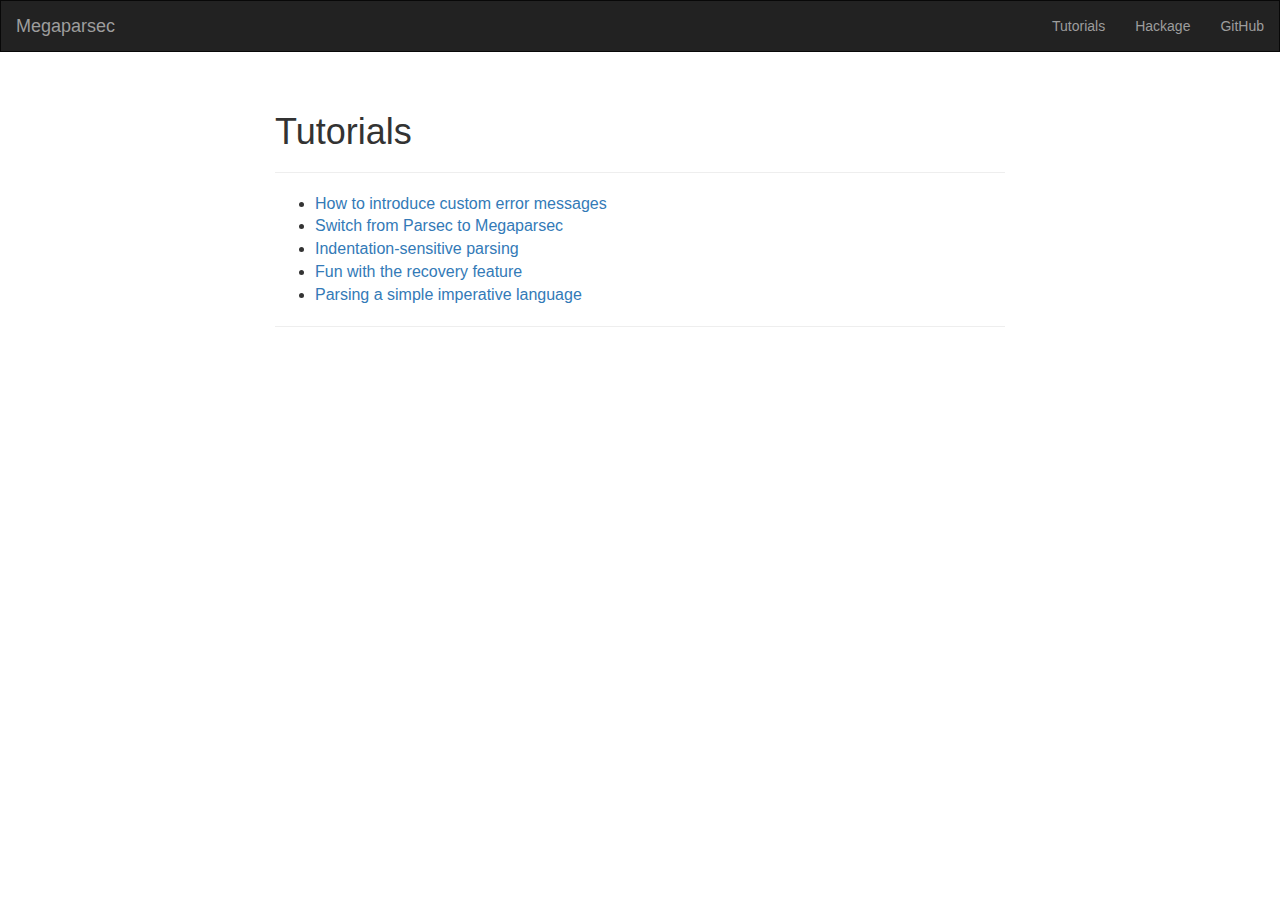
<file: tutorials.html>
<!DOCTYPE html>
<html lang="en">
  <head>
    <meta charset="utf-8" />
    <meta http-equiv="X-UA-Compatible" content="IE=edge" />
    <meta name="viewport" content="width=device-width, initial-scale=1" />
    <meta name="description" content />
    <meta name="author" content />
    <title>Megaparsec | Tutorials</title>
    <link rel="stylesheet" href="https://maxcdn.bootstrapcdn.com/bootstrap/3.3.7/css/bootstrap.min.css" integrity="sha384-BVYiiSIFeK1dGmJRAkycuHAHRg32OmUcww7on3RYdg4Va+PmSTsz/K68vbdEjh4u" crossorigin="anonymous">
    <link rel="stylesheet" type="text/css" href="./css/megaparsec.css" />
  </head>

  <body>

    <div class="navbar navbar-inverse" role="navigation">
      <div class="container-fluid">
        <div class="navbar-header">
          <a class="navbar-brand" href="./">
            Megaparsec
          </a>
        </div>
        <div class="navbar-right">
          <ul class="nav navbar-nav">
            
            <li>
              <a href="./tutorials.html">Tutorials</a>
            </li>
            
            <li>
              <a href="https://hackage.haskell.org/package/megaparsec">Hackage</a>
            </li>
            
            <li>
              <a href="https://github.com/mrkkrp/megaparsec">GitHub</a>
            </li>
            
          </ul>
        </div>
      </div>
    </div>

    <div class="container">
      <div class="row-fluid">
        <div class="col-sm-10 col-sm-offset-1 col-md-8 col-md-offset-2 main">
          <div class="page-header">
            <h1>Tutorials
              
            </h1>
            <hr />
            <div class="content">
              <ul>
  
  <li>
    <a href="./tutorials/custom-error-messages.html">How to introduce custom error messages</a>
  </li>
  
  <li>
    <a href="./tutorials/switch-from-parsec-to-megaparsec.html">Switch from Parsec to Megaparsec</a>
  </li>
  
  <li>
    <a href="./tutorials/indentation-sensitive-parsing.html">Indentation-sensitive parsing</a>
  </li>
  
  <li>
    <a href="./tutorials/fun-with-the-recovery-feature.html">Fun with the recovery feature</a>
  </li>
  
  <li>
    <a href="./tutorials/parsing-simple-imperative-language.html">Parsing a simple imperative language</a>
  </li>
  
</ul>

            </div>
          </div>
        </div>
      </div>
    </div>

    <script src="https://maxcdn.bootstrapcdn.com/bootstrap/3.3.7/js/bootstrap.min.js" integrity="sha384-Tc5IQib027qvyjSMfHjOMaLkfuWVxZxUPnCJA7l2mCWNIpG9mGCD8wGNIcPD7Txa" crossorigin="anonymous"></script>

  </body>
</html>
</file>
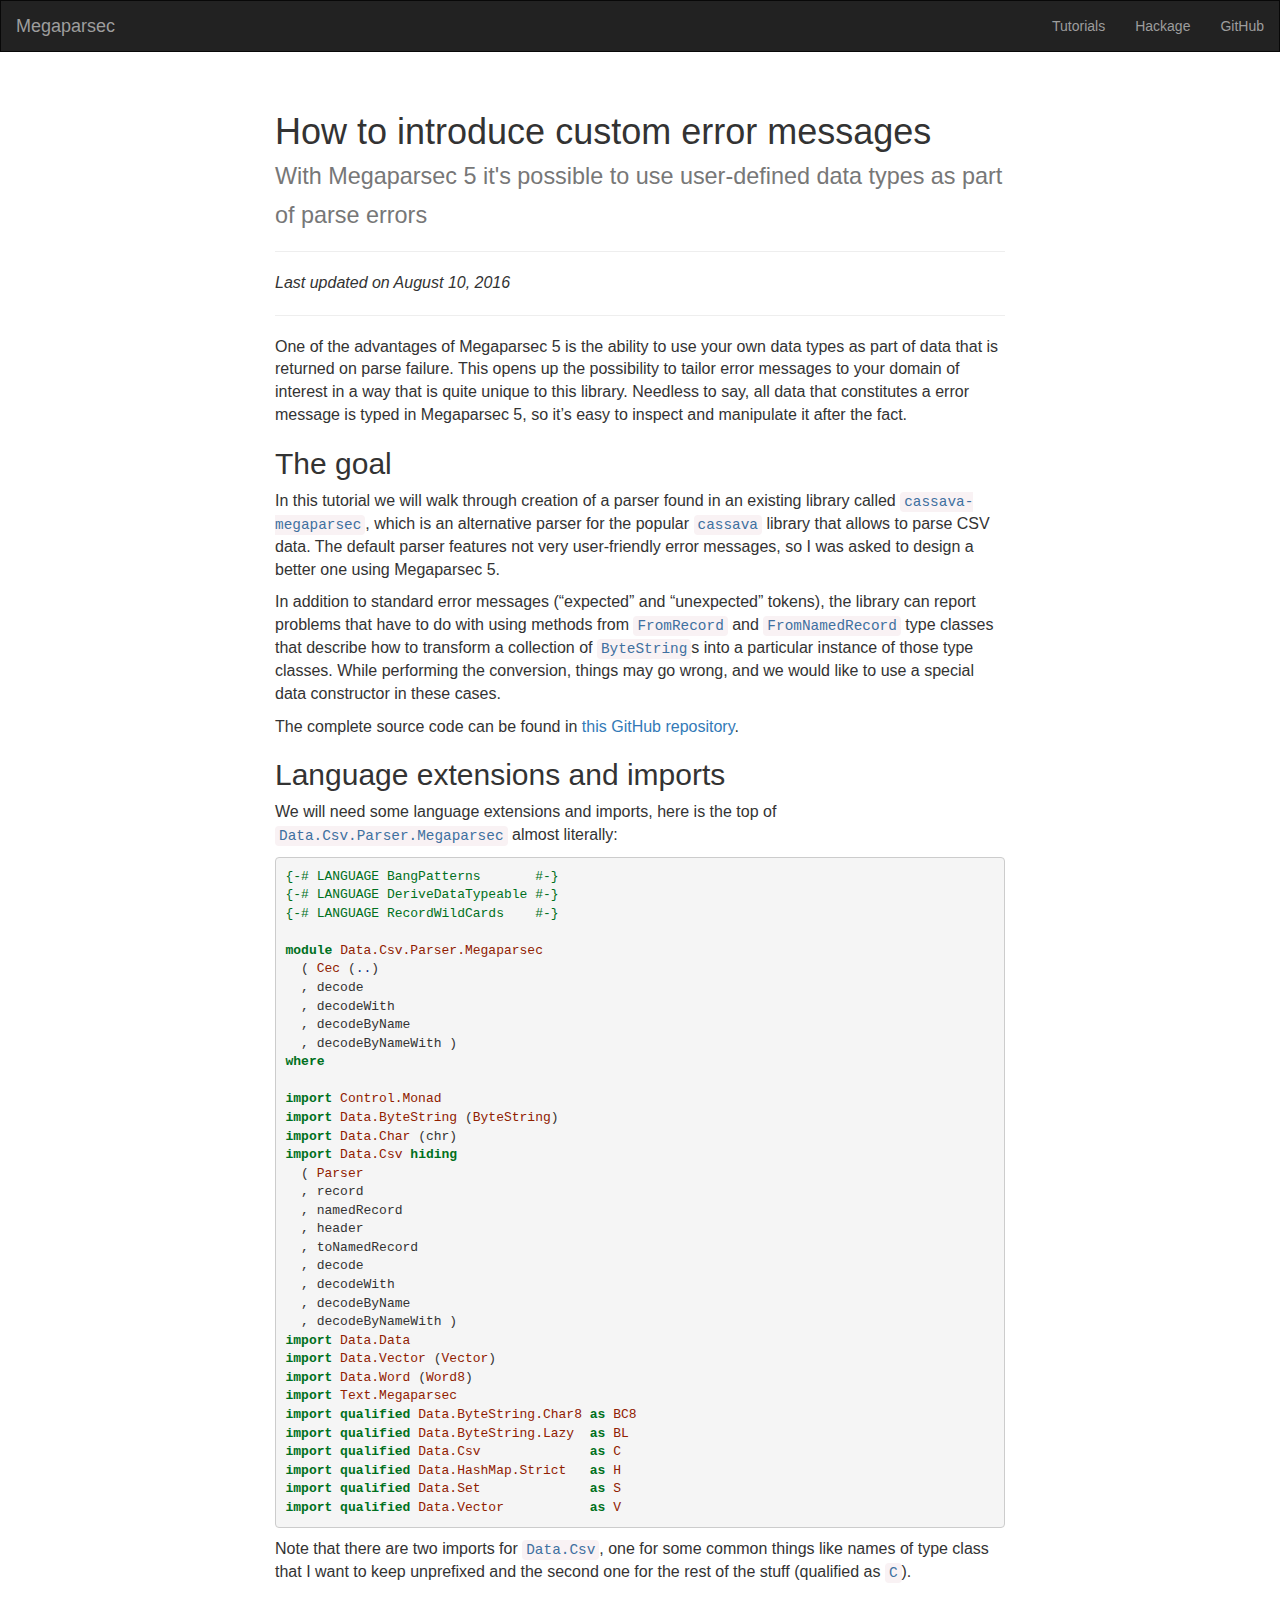
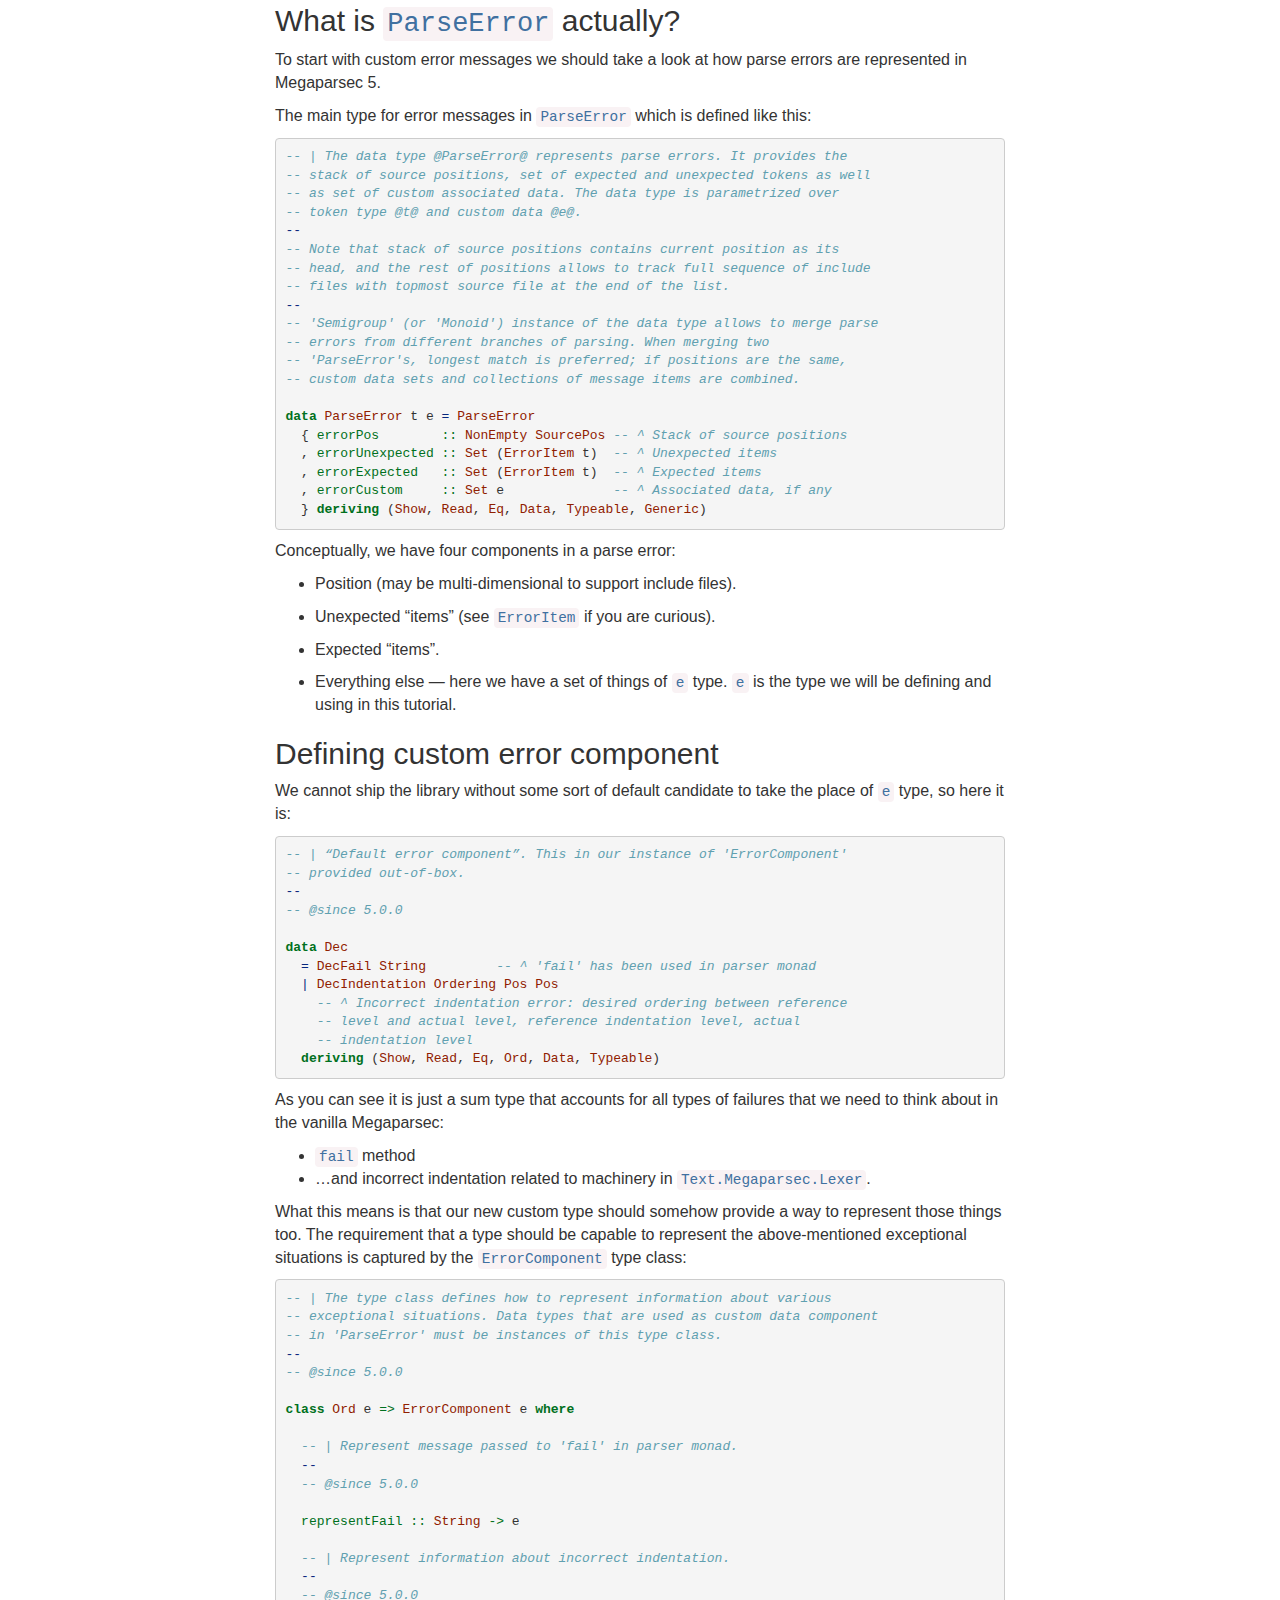
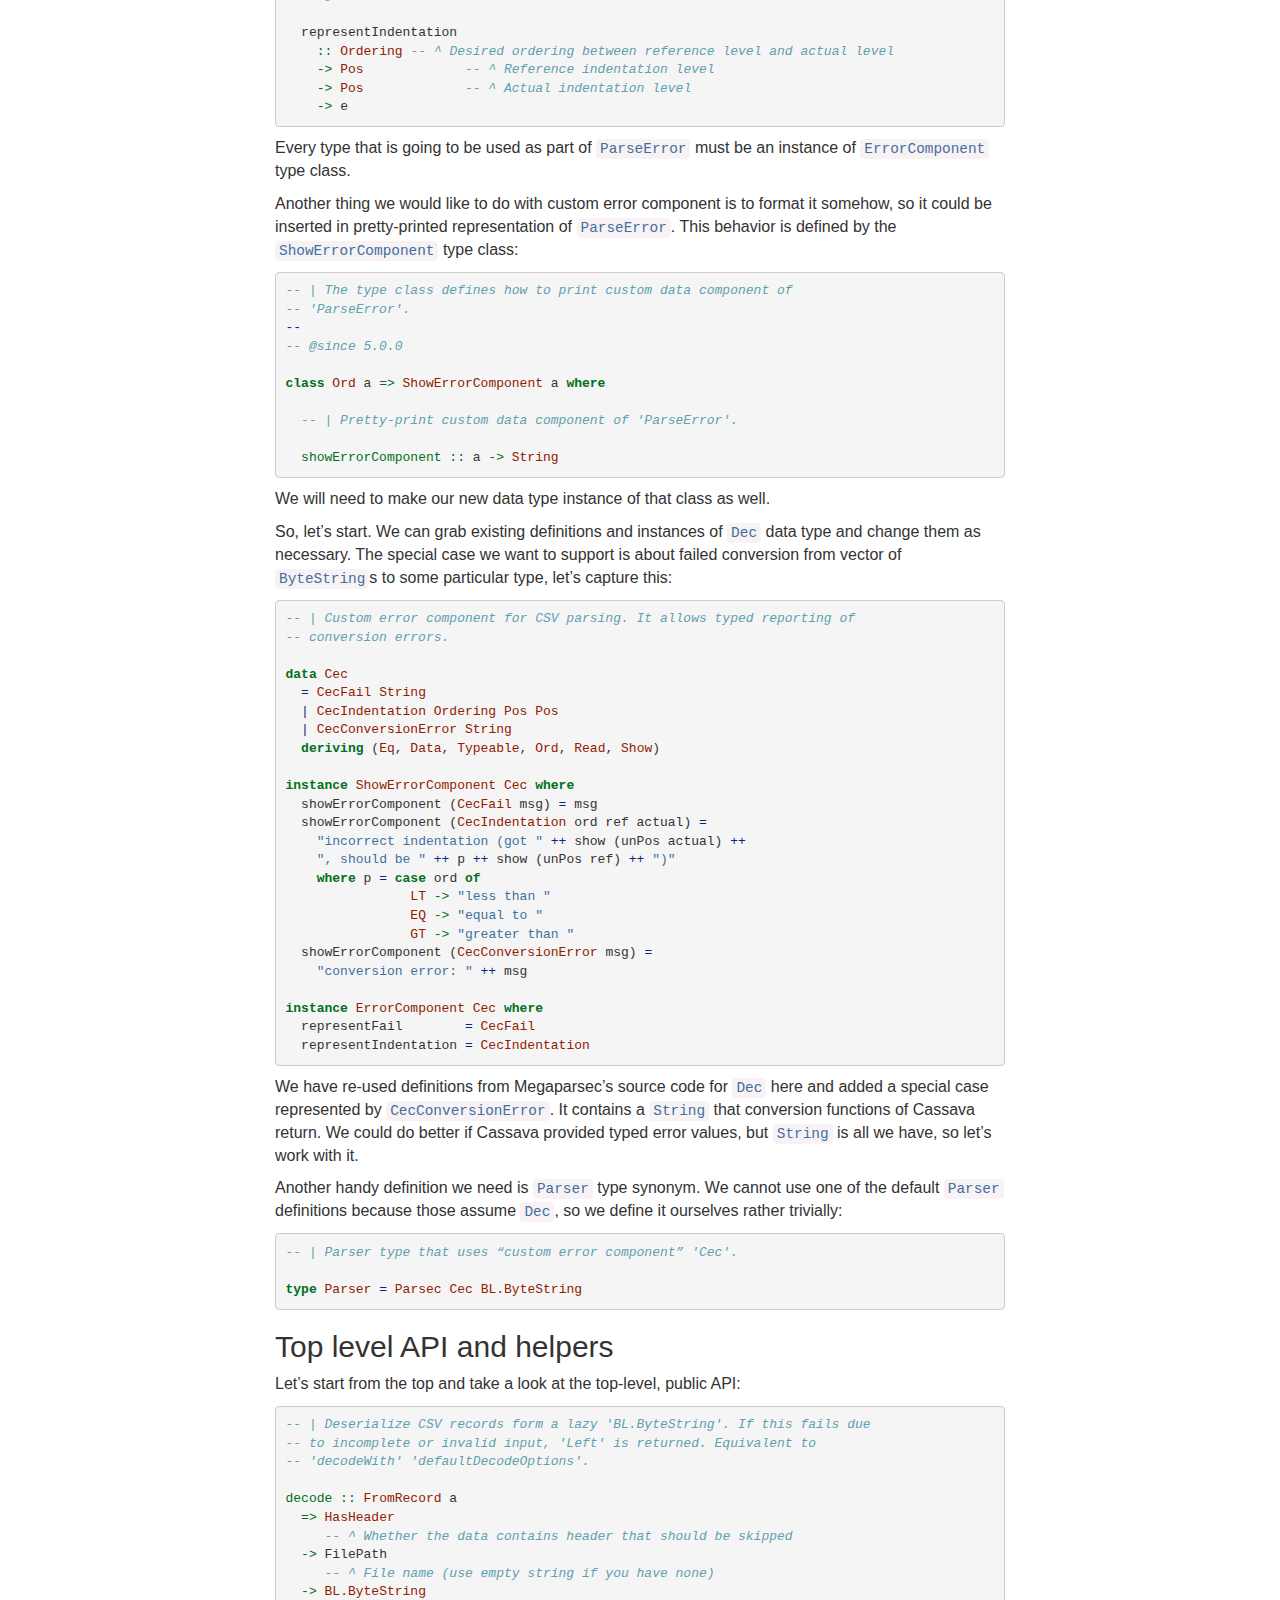
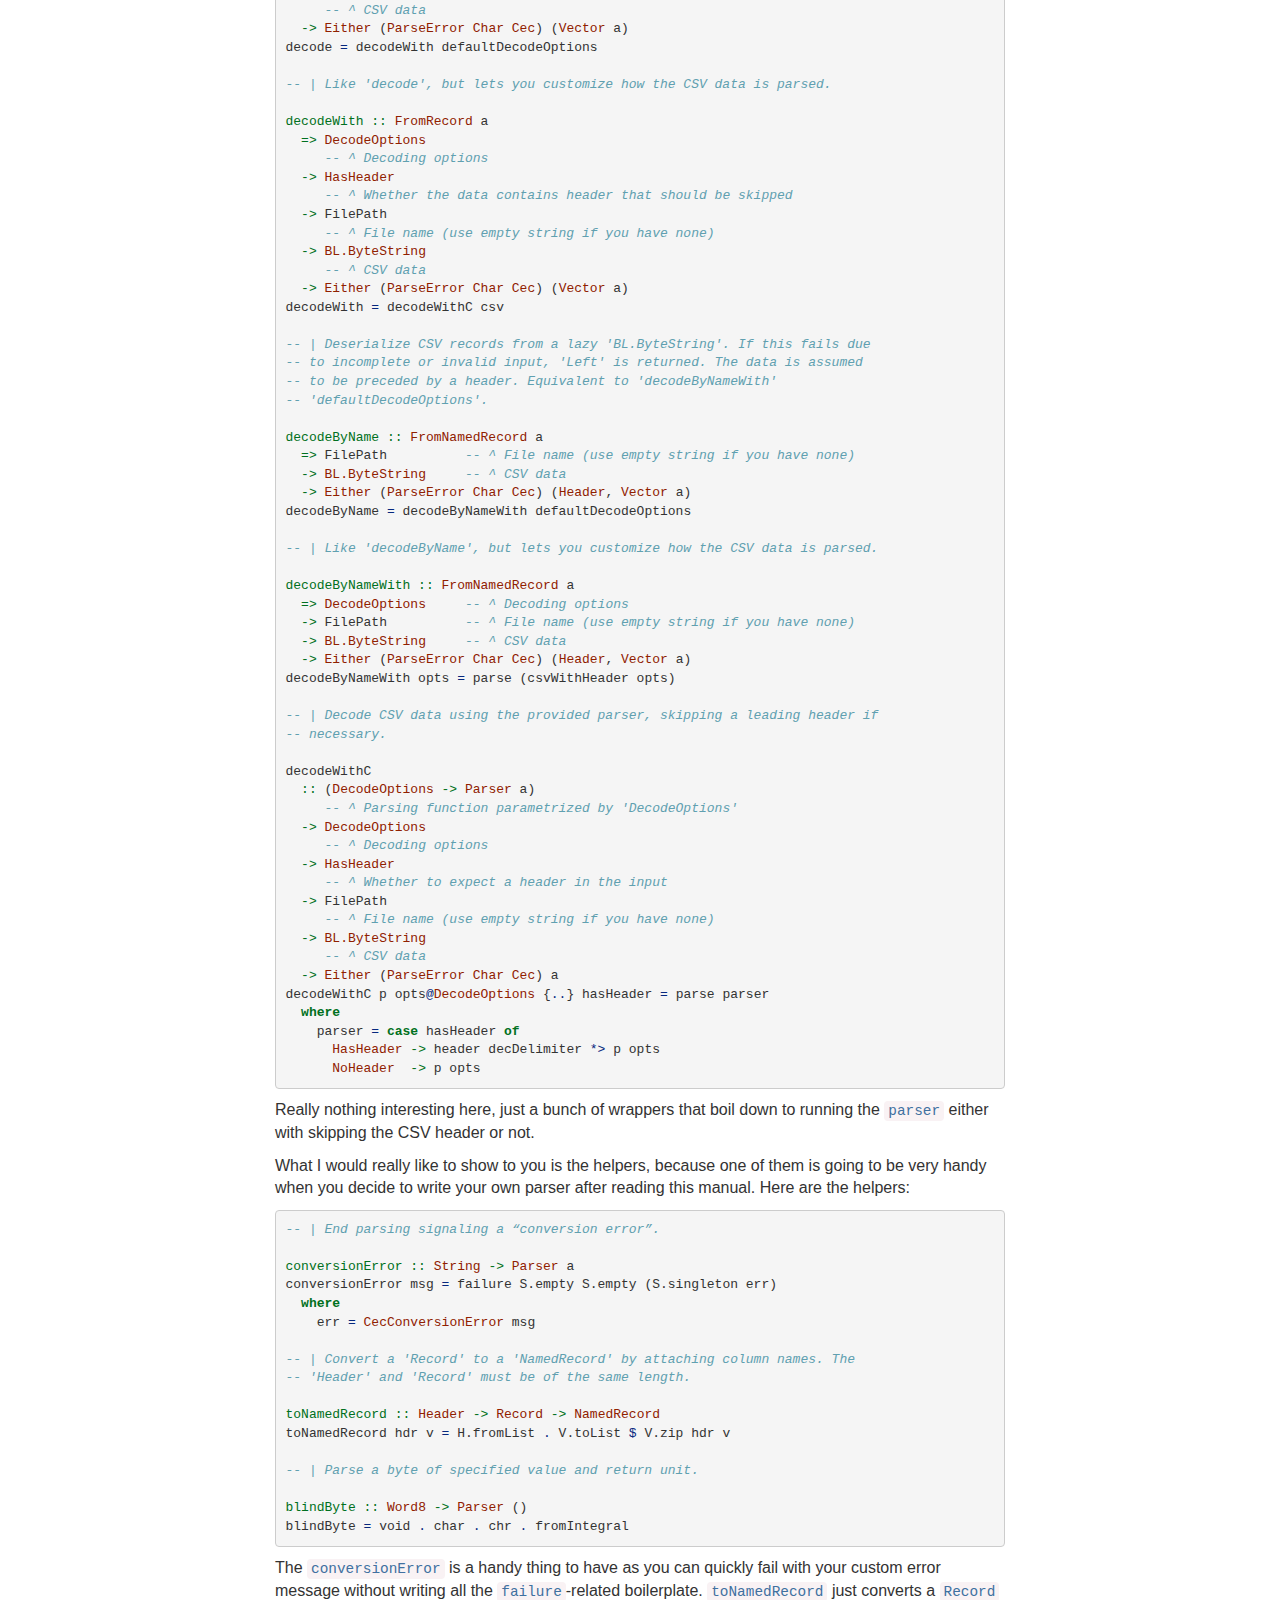
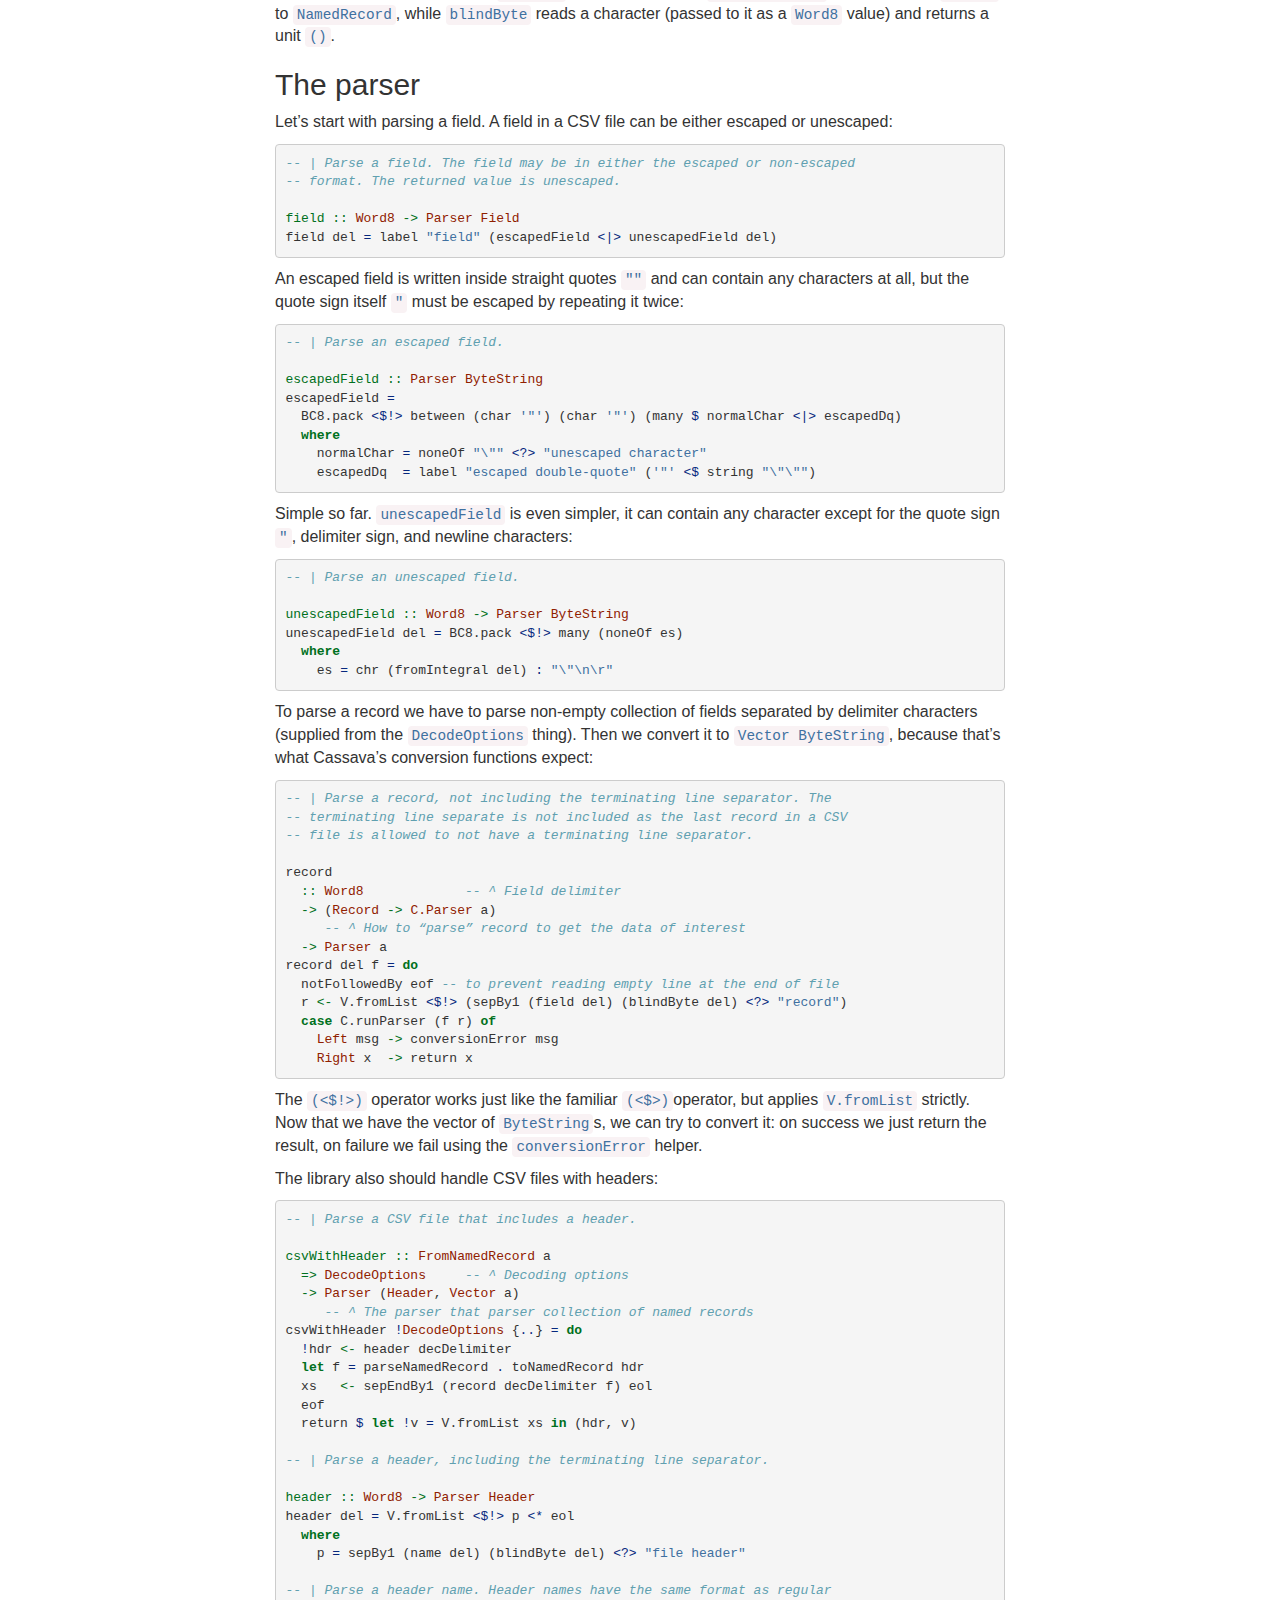
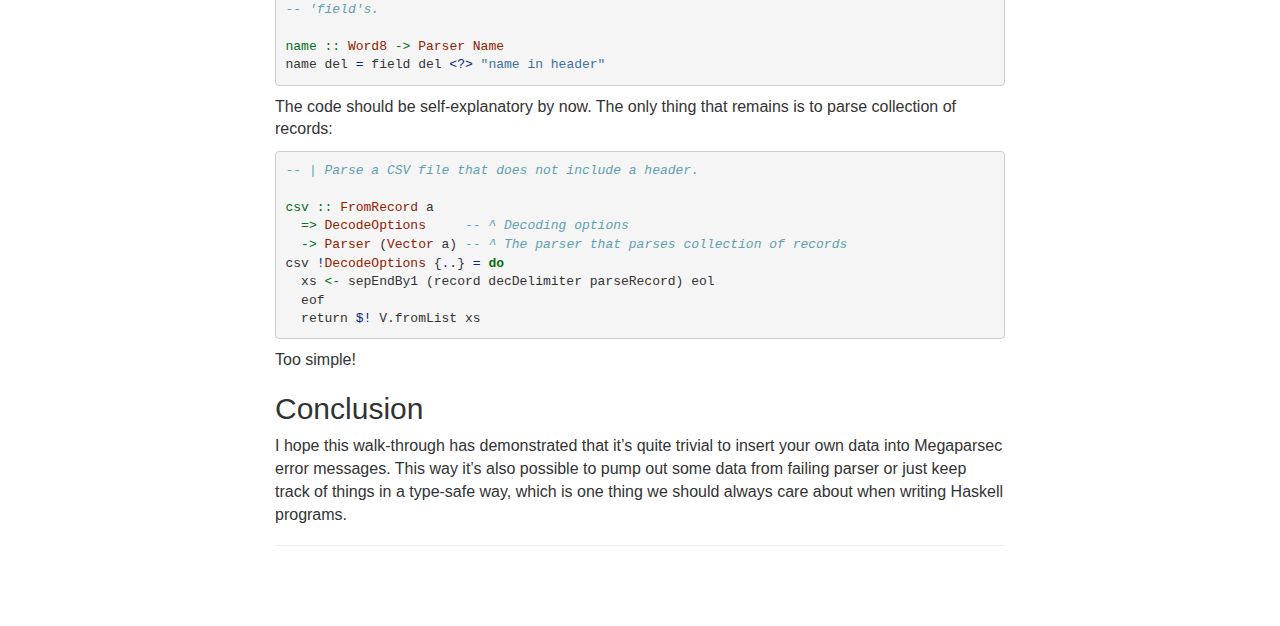
<file: tutorials/custom-error-messages.html>
<!DOCTYPE html>
<html lang="en">
  <head>
    <meta charset="utf-8" />
    <meta http-equiv="X-UA-Compatible" content="IE=edge" />
    <meta name="viewport" content="width=device-width, initial-scale=1" />
    <meta name="description" content />
    <meta name="author" content />
    <title>Megaparsec | How to introduce custom error messages</title>
    <link rel="stylesheet" href="https://maxcdn.bootstrapcdn.com/bootstrap/3.3.7/css/bootstrap.min.css" integrity="sha384-BVYiiSIFeK1dGmJRAkycuHAHRg32OmUcww7on3RYdg4Va+PmSTsz/K68vbdEjh4u" crossorigin="anonymous">
    <link rel="stylesheet" type="text/css" href="../css/megaparsec.css" />
  </head>

  <body>

    <div class="navbar navbar-inverse" role="navigation">
      <div class="container-fluid">
        <div class="navbar-header">
          <a class="navbar-brand" href="../">
            Megaparsec
          </a>
        </div>
        <div class="navbar-right">
          <ul class="nav navbar-nav">
            
            <li>
              <a href="../tutorials.html">Tutorials</a>
            </li>
            
            <li>
              <a href="https://hackage.haskell.org/package/megaparsec">Hackage</a>
            </li>
            
            <li>
              <a href="https://github.com/mrkkrp/megaparsec">GitHub</a>
            </li>
            
          </ul>
        </div>
      </div>
    </div>

    <div class="container">
      <div class="row-fluid">
        <div class="col-sm-10 col-sm-offset-1 col-md-8 col-md-offset-2 main">
          <div class="page-header">
            <h1>How to introduce custom error messages
              
              <br />
              <small>
                With Megaparsec 5 it's possible to use user-defined data types as part of parse errors
              </small>
              
            </h1>
            <hr />
            <div class="content">
              
<em>Last updated on August 10, 2016</em>
<hr />


<p>One of the advantages of Megaparsec 5 is the ability to use your own data types as part of data that is returned on parse failure. This opens up the possibility to tailor error messages to your domain of interest in a way that is quite unique to this library. Needless to say, all data that constitutes a error message is typed in Megaparsec 5, so it’s easy to inspect and manipulate it after the fact.</p>
<h2 id="the-goal">The goal</h2>
<p>In this tutorial we will walk through creation of a parser found in an existing library called <a href="https://hackage.haskell.org/package/cassava-megaparsec"><code>cassava-megaparsec</code></a>, which is an alternative parser for the popular <a href="https://hackage.haskell.org/package/cassava"><code>cassava</code></a> library that allows to parse CSV data. The default parser features not very user-friendly error messages, so I was asked to design a better one using Megaparsec 5.</p>
<p>In addition to standard error messages (“expected” and “unexpected” tokens), the library can report problems that have to do with using methods from <code>FromRecord</code> and <code>FromNamedRecord</code> type classes that describe how to transform a collection of <code>ByteString</code>s into a particular instance of those type classes. While performing the conversion, things may go wrong, and we would like to use a special data constructor in these cases.</p>
<p>The complete source code can be found in <a href="https://github.com/stackbuilders/cassava-megaparsec">this GitHub repository</a>.</p>
<h2 id="language-extensions-and-imports">Language extensions and imports</h2>
<p>We will need some language extensions and imports, here is the top of <code>Data.Csv.Parser.Megaparsec</code> almost literally:</p>
<div class="sourceCode"><pre class="sourceCode haskell"><code class="sourceCode haskell"><span class="ot">{-# LANGUAGE BangPatterns       #-}</span>
<span class="ot">{-# LANGUAGE DeriveDataTypeable #-}</span>
<span class="ot">{-# LANGUAGE RecordWildCards    #-}</span>

<span class="kw">module</span> <span class="dt">Data.Csv.Parser.Megaparsec</span>
  ( <span class="dt">Cec</span> (<span class="fu">..</span>)
  , decode
  , decodeWith
  , decodeByName
  , decodeByNameWith )
<span class="kw">where</span>

<span class="kw">import </span><span class="dt">Control.Monad</span>
<span class="kw">import </span><span class="dt">Data.ByteString</span> (<span class="dt">ByteString</span>)
<span class="kw">import </span><span class="dt">Data.Char</span> (chr)
<span class="kw">import </span><span class="dt">Data.Csv</span> <span class="kw">hiding</span>
  ( <span class="dt">Parser</span>
  , record
  , namedRecord
  , header
  , toNamedRecord
  , decode
  , decodeWith
  , decodeByName
  , decodeByNameWith )
<span class="kw">import </span><span class="dt">Data.Data</span>
<span class="kw">import </span><span class="dt">Data.Vector</span> (<span class="dt">Vector</span>)
<span class="kw">import </span><span class="dt">Data.Word</span> (<span class="dt">Word8</span>)
<span class="kw">import </span><span class="dt">Text.Megaparsec</span>
<span class="kw">import qualified</span> <span class="dt">Data.ByteString.Char8</span> <span class="kw">as</span> <span class="dt">BC8</span>
<span class="kw">import qualified</span> <span class="dt">Data.ByteString.Lazy</span>  <span class="kw">as</span> <span class="dt">BL</span>
<span class="kw">import qualified</span> <span class="dt">Data.Csv</span>              <span class="kw">as</span> <span class="dt">C</span>
<span class="kw">import qualified</span> <span class="dt">Data.HashMap.Strict</span>   <span class="kw">as</span> <span class="dt">H</span>
<span class="kw">import qualified</span> <span class="dt">Data.Set</span>              <span class="kw">as</span> <span class="dt">S</span>
<span class="kw">import qualified</span> <span class="dt">Data.Vector</span>           <span class="kw">as</span> <span class="dt">V</span></code></pre></div>
<p>Note that there are two imports for <code>Data.Csv</code>, one for some common things like names of type class that I want to keep unprefixed and the second one for the rest of the stuff (qualified as <code>C</code>).</p>
<h2 id="what-is-parseerror-actually">What is <code>ParseError</code> actually?</h2>
<p>To start with custom error messages we should take a look at how parse errors are represented in Megaparsec 5.</p>
<p>The main type for error messages in <code>ParseError</code> which is defined like this:</p>
<div class="sourceCode"><pre class="sourceCode haskell"><code class="sourceCode haskell"><span class="co">-- | The data type @ParseError@ represents parse errors. It provides the</span>
<span class="co">-- stack of source positions, set of expected and unexpected tokens as well</span>
<span class="co">-- as set of custom associated data. The data type is parametrized over</span>
<span class="co">-- token type @t@ and custom data @e@.</span>
<span class="fu">--</span>
<span class="co">-- Note that stack of source positions contains current position as its</span>
<span class="co">-- head, and the rest of positions allows to track full sequence of include</span>
<span class="co">-- files with topmost source file at the end of the list.</span>
<span class="fu">--</span>
<span class="co">-- 'Semigroup' (or 'Monoid') instance of the data type allows to merge parse</span>
<span class="co">-- errors from different branches of parsing. When merging two</span>
<span class="co">-- 'ParseError's, longest match is preferred; if positions are the same,</span>
<span class="co">-- custom data sets and collections of message items are combined.</span>

<span class="kw">data</span> <span class="dt">ParseError</span> t e <span class="fu">=</span> <span class="dt">ParseError</span>
  {<span class="ot"> errorPos        ::</span> <span class="dt">NonEmpty</span> <span class="dt">SourcePos</span> <span class="co">-- ^ Stack of source positions</span>
  ,<span class="ot"> errorUnexpected ::</span> <span class="dt">Set</span> (<span class="dt">ErrorItem</span> t)  <span class="co">-- ^ Unexpected items</span>
  ,<span class="ot"> errorExpected   ::</span> <span class="dt">Set</span> (<span class="dt">ErrorItem</span> t)  <span class="co">-- ^ Expected items</span>
  ,<span class="ot"> errorCustom     ::</span> <span class="dt">Set</span> e              <span class="co">-- ^ Associated data, if any</span>
  } <span class="kw">deriving</span> (<span class="dt">Show</span>, <span class="dt">Read</span>, <span class="dt">Eq</span>, <span class="dt">Data</span>, <span class="dt">Typeable</span>, <span class="dt">Generic</span>)</code></pre></div>
<p>Conceptually, we have four components in a parse error:</p>
<ul>
<li><p>Position (may be multi-dimensional to support include files).</p></li>
<li><p>Unexpected “items” (see <a href="https://hackage.haskell.org/package/megaparsec/docs/Text-Megaparsec-Error.html#t:ErrorItem"><code>ErrorItem</code></a> if you are curious).</p></li>
<li><p>Expected “items”.</p></li>
<li><p>Everything else — here we have a set of things of <code>e</code> type. <code>e</code> is the type we will be defining and using in this tutorial.</p></li>
</ul>
<h2 id="defining-custom-error-component">Defining custom error component</h2>
<p>We cannot ship the library without some sort of default candidate to take the place of <code>e</code> type, so here it is:</p>
<div class="sourceCode"><pre class="sourceCode haskell"><code class="sourceCode haskell"><span class="co">-- | “Default error component”. This in our instance of 'ErrorComponent'</span>
<span class="co">-- provided out-of-box.</span>
<span class="fu">--</span>
<span class="co">-- @since 5.0.0</span>

<span class="kw">data</span> <span class="dt">Dec</span>
  <span class="fu">=</span> <span class="dt">DecFail</span> <span class="dt">String</span>         <span class="co">-- ^ 'fail' has been used in parser monad</span>
  <span class="fu">|</span> <span class="dt">DecIndentation</span> <span class="dt">Ordering</span> <span class="dt">Pos</span> <span class="dt">Pos</span>
    <span class="co">-- ^ Incorrect indentation error: desired ordering between reference</span>
    <span class="co">-- level and actual level, reference indentation level, actual</span>
    <span class="co">-- indentation level</span>
  <span class="kw">deriving</span> (<span class="dt">Show</span>, <span class="dt">Read</span>, <span class="dt">Eq</span>, <span class="dt">Ord</span>, <span class="dt">Data</span>, <span class="dt">Typeable</span>)</code></pre></div>
<p>As you can see it is just a sum type that accounts for all types of failures that we need to think about in the vanilla Megaparsec:</p>
<ul>
<li><code>fail</code> method</li>
<li>…and incorrect indentation related to machinery in <a href="https://hackage.haskell.org/package/megaparsec/docs/Text-Megaparsec-Lexer.html"><code>Text.Megaparsec.Lexer</code></a>.</li>
</ul>
<p>What this means is that our new custom type should somehow provide a way to represent those things too. The requirement that a type should be capable to represent the above-mentioned exceptional situations is captured by the <code>ErrorComponent</code> type class:</p>
<div class="sourceCode"><pre class="sourceCode haskell"><code class="sourceCode haskell"><span class="co">-- | The type class defines how to represent information about various</span>
<span class="co">-- exceptional situations. Data types that are used as custom data component</span>
<span class="co">-- in 'ParseError' must be instances of this type class.</span>
<span class="fu">--</span>
<span class="co">-- @since 5.0.0</span>

<span class="kw">class</span> <span class="dt">Ord</span> e <span class="ot">=&gt;</span> <span class="dt">ErrorComponent</span> e <span class="kw">where</span>

  <span class="co">-- | Represent message passed to 'fail' in parser monad.</span>
  <span class="fu">--</span>
  <span class="co">-- @since 5.0.0</span>

<span class="ot">  representFail ::</span> <span class="dt">String</span> <span class="ot">-&gt;</span> e

  <span class="co">-- | Represent information about incorrect indentation.</span>
  <span class="fu">--</span>
  <span class="co">-- @since 5.0.0</span>

  representIndentation
<span class="ot">    ::</span> <span class="dt">Ordering</span> <span class="co">-- ^ Desired ordering between reference level and actual level</span>
    <span class="ot">-&gt;</span> <span class="dt">Pos</span>             <span class="co">-- ^ Reference indentation level</span>
    <span class="ot">-&gt;</span> <span class="dt">Pos</span>             <span class="co">-- ^ Actual indentation level</span>
    <span class="ot">-&gt;</span> e</code></pre></div>
<p>Every type that is going to be used as part of <code>ParseError</code> must be an instance of <code>ErrorComponent</code> type class.</p>
<p>Another thing we would like to do with custom error component is to format it somehow, so it could be inserted in pretty-printed representation of <code>ParseError</code>. This behavior is defined by the <code>ShowErrorComponent</code> type class:</p>
<div class="sourceCode"><pre class="sourceCode haskell"><code class="sourceCode haskell"><span class="co">-- | The type class defines how to print custom data component of</span>
<span class="co">-- 'ParseError'.</span>
<span class="fu">--</span>
<span class="co">-- @since 5.0.0</span>

<span class="kw">class</span> <span class="dt">Ord</span> a <span class="ot">=&gt;</span> <span class="dt">ShowErrorComponent</span> a <span class="kw">where</span>

  <span class="co">-- | Pretty-print custom data component of 'ParseError'.</span>

<span class="ot">  showErrorComponent ::</span> a <span class="ot">-&gt;</span> <span class="dt">String</span></code></pre></div>
<p>We will need to make our new data type instance of that class as well.</p>
<p>So, let’s start. We can grab existing definitions and instances of <code>Dec</code> data type and change them as necessary. The special case we want to support is about failed conversion from vector of <code>ByteString</code>s to some particular type, let’s capture this:</p>
<div class="sourceCode"><pre class="sourceCode haskell"><code class="sourceCode haskell"><span class="co">-- | Custom error component for CSV parsing. It allows typed reporting of</span>
<span class="co">-- conversion errors.</span>

<span class="kw">data</span> <span class="dt">Cec</span>
  <span class="fu">=</span> <span class="dt">CecFail</span> <span class="dt">String</span>
  <span class="fu">|</span> <span class="dt">CecIndentation</span> <span class="dt">Ordering</span> <span class="dt">Pos</span> <span class="dt">Pos</span>
  <span class="fu">|</span> <span class="dt">CecConversionError</span> <span class="dt">String</span>
  <span class="kw">deriving</span> (<span class="dt">Eq</span>, <span class="dt">Data</span>, <span class="dt">Typeable</span>, <span class="dt">Ord</span>, <span class="dt">Read</span>, <span class="dt">Show</span>)

<span class="kw">instance</span> <span class="dt">ShowErrorComponent</span> <span class="dt">Cec</span> <span class="kw">where</span>
  showErrorComponent (<span class="dt">CecFail</span> msg) <span class="fu">=</span> msg
  showErrorComponent (<span class="dt">CecIndentation</span> ord ref actual) <span class="fu">=</span>
    <span class="st">&quot;incorrect indentation (got &quot;</span> <span class="fu">++</span> show (unPos actual) <span class="fu">++</span>
    <span class="st">&quot;, should be &quot;</span> <span class="fu">++</span> p <span class="fu">++</span> show (unPos ref) <span class="fu">++</span> <span class="st">&quot;)&quot;</span>
    <span class="kw">where</span> p <span class="fu">=</span> <span class="kw">case</span> ord <span class="kw">of</span>
                <span class="dt">LT</span> <span class="ot">-&gt;</span> <span class="st">&quot;less than &quot;</span>
                <span class="dt">EQ</span> <span class="ot">-&gt;</span> <span class="st">&quot;equal to &quot;</span>
                <span class="dt">GT</span> <span class="ot">-&gt;</span> <span class="st">&quot;greater than &quot;</span>
  showErrorComponent (<span class="dt">CecConversionError</span> msg) <span class="fu">=</span>
    <span class="st">&quot;conversion error: &quot;</span> <span class="fu">++</span> msg

<span class="kw">instance</span> <span class="dt">ErrorComponent</span> <span class="dt">Cec</span> <span class="kw">where</span>
  representFail        <span class="fu">=</span> <span class="dt">CecFail</span>
  representIndentation <span class="fu">=</span> <span class="dt">CecIndentation</span></code></pre></div>
<p>We have re-used definitions from Megaparsec’s source code for <code>Dec</code> here and added a special case represented by <code>CecConversionError</code>. It contains a <code>String</code> that conversion functions of Cassava return. We could do better if Cassava provided typed error values, but <code>String</code> is all we have, so let’s work with it.</p>
<p>Another handy definition we need is <code>Parser</code> type synonym. We cannot use one of the default <code>Parser</code> definitions because those assume <code>Dec</code>, so we define it ourselves rather trivially:</p>
<div class="sourceCode"><pre class="sourceCode haskell"><code class="sourceCode haskell"><span class="co">-- | Parser type that uses “custom error component” 'Cec'.</span>

<span class="kw">type</span> <span class="dt">Parser</span> <span class="fu">=</span> <span class="dt">Parsec</span> <span class="dt">Cec</span> <span class="dt">BL.ByteString</span></code></pre></div>
<h2 id="top-level-api-and-helpers">Top level API and helpers</h2>
<p>Let’s start from the top and take a look at the top-level, public API:</p>
<div class="sourceCode"><pre class="sourceCode haskell"><code class="sourceCode haskell"><span class="co">-- | Deserialize CSV records form a lazy 'BL.ByteString'. If this fails due</span>
<span class="co">-- to incomplete or invalid input, 'Left' is returned. Equivalent to</span>
<span class="co">-- 'decodeWith' 'defaultDecodeOptions'.</span>

<span class="ot">decode ::</span> <span class="dt">FromRecord</span> a
  <span class="ot">=&gt;</span> <span class="dt">HasHeader</span>
     <span class="co">-- ^ Whether the data contains header that should be skipped</span>
  <span class="ot">-&gt;</span> FilePath
     <span class="co">-- ^ File name (use empty string if you have none)</span>
  <span class="ot">-&gt;</span> <span class="dt">BL.ByteString</span>
     <span class="co">-- ^ CSV data</span>
  <span class="ot">-&gt;</span> <span class="dt">Either</span> (<span class="dt">ParseError</span> <span class="dt">Char</span> <span class="dt">Cec</span>) (<span class="dt">Vector</span> a)
decode <span class="fu">=</span> decodeWith defaultDecodeOptions

<span class="co">-- | Like 'decode', but lets you customize how the CSV data is parsed.</span>

<span class="ot">decodeWith ::</span> <span class="dt">FromRecord</span> a
  <span class="ot">=&gt;</span> <span class="dt">DecodeOptions</span>
     <span class="co">-- ^ Decoding options</span>
  <span class="ot">-&gt;</span> <span class="dt">HasHeader</span>
     <span class="co">-- ^ Whether the data contains header that should be skipped</span>
  <span class="ot">-&gt;</span> FilePath
     <span class="co">-- ^ File name (use empty string if you have none)</span>
  <span class="ot">-&gt;</span> <span class="dt">BL.ByteString</span>
     <span class="co">-- ^ CSV data</span>
  <span class="ot">-&gt;</span> <span class="dt">Either</span> (<span class="dt">ParseError</span> <span class="dt">Char</span> <span class="dt">Cec</span>) (<span class="dt">Vector</span> a)
decodeWith <span class="fu">=</span> decodeWithC csv

<span class="co">-- | Deserialize CSV records from a lazy 'BL.ByteString'. If this fails due</span>
<span class="co">-- to incomplete or invalid input, 'Left' is returned. The data is assumed</span>
<span class="co">-- to be preceded by a header. Equivalent to 'decodeByNameWith'</span>
<span class="co">-- 'defaultDecodeOptions'.</span>

<span class="ot">decodeByName ::</span> <span class="dt">FromNamedRecord</span> a
  <span class="ot">=&gt;</span> FilePath          <span class="co">-- ^ File name (use empty string if you have none)</span>
  <span class="ot">-&gt;</span> <span class="dt">BL.ByteString</span>     <span class="co">-- ^ CSV data</span>
  <span class="ot">-&gt;</span> <span class="dt">Either</span> (<span class="dt">ParseError</span> <span class="dt">Char</span> <span class="dt">Cec</span>) (<span class="dt">Header</span>, <span class="dt">Vector</span> a)
decodeByName <span class="fu">=</span> decodeByNameWith defaultDecodeOptions

<span class="co">-- | Like 'decodeByName', but lets you customize how the CSV data is parsed.</span>

<span class="ot">decodeByNameWith ::</span> <span class="dt">FromNamedRecord</span> a
  <span class="ot">=&gt;</span> <span class="dt">DecodeOptions</span>     <span class="co">-- ^ Decoding options</span>
  <span class="ot">-&gt;</span> FilePath          <span class="co">-- ^ File name (use empty string if you have none)</span>
  <span class="ot">-&gt;</span> <span class="dt">BL.ByteString</span>     <span class="co">-- ^ CSV data</span>
  <span class="ot">-&gt;</span> <span class="dt">Either</span> (<span class="dt">ParseError</span> <span class="dt">Char</span> <span class="dt">Cec</span>) (<span class="dt">Header</span>, <span class="dt">Vector</span> a)
decodeByNameWith opts <span class="fu">=</span> parse (csvWithHeader opts)

<span class="co">-- | Decode CSV data using the provided parser, skipping a leading header if</span>
<span class="co">-- necessary.</span>

decodeWithC
<span class="ot">  ::</span> (<span class="dt">DecodeOptions</span> <span class="ot">-&gt;</span> <span class="dt">Parser</span> a)
     <span class="co">-- ^ Parsing function parametrized by 'DecodeOptions'</span>
  <span class="ot">-&gt;</span> <span class="dt">DecodeOptions</span>
     <span class="co">-- ^ Decoding options</span>
  <span class="ot">-&gt;</span> <span class="dt">HasHeader</span>
     <span class="co">-- ^ Whether to expect a header in the input</span>
  <span class="ot">-&gt;</span> FilePath
     <span class="co">-- ^ File name (use empty string if you have none)</span>
  <span class="ot">-&gt;</span> <span class="dt">BL.ByteString</span>
     <span class="co">-- ^ CSV data</span>
  <span class="ot">-&gt;</span> <span class="dt">Either</span> (<span class="dt">ParseError</span> <span class="dt">Char</span> <span class="dt">Cec</span>) a
decodeWithC p opts<span class="fu">@</span><span class="dt">DecodeOptions</span> {<span class="fu">..</span>} hasHeader <span class="fu">=</span> parse parser
  <span class="kw">where</span>
    parser <span class="fu">=</span> <span class="kw">case</span> hasHeader <span class="kw">of</span>
      <span class="dt">HasHeader</span> <span class="ot">-&gt;</span> header decDelimiter <span class="fu">*&gt;</span> p opts
      <span class="dt">NoHeader</span>  <span class="ot">-&gt;</span> p opts</code></pre></div>
<p>Really nothing interesting here, just a bunch of wrappers that boil down to running the <code>parser</code> either with skipping the CSV header or not.</p>
<p>What I would really like to show to you is the helpers, because one of them is going to be very handy when you decide to write your own parser after reading this manual. Here are the helpers:</p>
<div class="sourceCode"><pre class="sourceCode haskell"><code class="sourceCode haskell"><span class="co">-- | End parsing signaling a “conversion error”.</span>

<span class="ot">conversionError ::</span> <span class="dt">String</span> <span class="ot">-&gt;</span> <span class="dt">Parser</span> a
conversionError msg <span class="fu">=</span> failure S.empty S.empty (S.singleton err)
  <span class="kw">where</span>
    err <span class="fu">=</span> <span class="dt">CecConversionError</span> msg

<span class="co">-- | Convert a 'Record' to a 'NamedRecord' by attaching column names. The</span>
<span class="co">-- 'Header' and 'Record' must be of the same length.</span>

<span class="ot">toNamedRecord ::</span> <span class="dt">Header</span> <span class="ot">-&gt;</span> <span class="dt">Record</span> <span class="ot">-&gt;</span> <span class="dt">NamedRecord</span>
toNamedRecord hdr v <span class="fu">=</span> H.fromList <span class="fu">.</span> V.toList <span class="fu">$</span> V.zip hdr v

<span class="co">-- | Parse a byte of specified value and return unit.</span>

<span class="ot">blindByte ::</span> <span class="dt">Word8</span> <span class="ot">-&gt;</span> <span class="dt">Parser</span> ()
blindByte <span class="fu">=</span> void <span class="fu">.</span> char <span class="fu">.</span> chr <span class="fu">.</span> fromIntegral</code></pre></div>
<p>The <code>conversionError</code> is a handy thing to have as you can quickly fail with your custom error message without writing all the <code>failure</code>-related boilerplate. <code>toNamedRecord</code> just converts a <code>Record</code> to <code>NamedRecord</code>, while <code>blindByte</code> reads a character (passed to it as a <code>Word8</code> value) and returns a unit <code>()</code>.</p>
<h2 id="the-parser">The parser</h2>
<p>Let’s start with parsing a field. A field in a CSV file can be either escaped or unescaped:</p>
<div class="sourceCode"><pre class="sourceCode haskell"><code class="sourceCode haskell"><span class="co">-- | Parse a field. The field may be in either the escaped or non-escaped</span>
<span class="co">-- format. The returned value is unescaped.</span>

<span class="ot">field ::</span> <span class="dt">Word8</span> <span class="ot">-&gt;</span> <span class="dt">Parser</span> <span class="dt">Field</span>
field del <span class="fu">=</span> label <span class="st">&quot;field&quot;</span> (escapedField <span class="fu">&lt;|&gt;</span> unescapedField del)</code></pre></div>
<p>An escaped field is written inside straight quotes <code>&quot;&quot;</code> and can contain any characters at all, but the quote sign itself <code>&quot;</code> must be escaped by repeating it twice:</p>
<div class="sourceCode"><pre class="sourceCode haskell"><code class="sourceCode haskell"><span class="co">-- | Parse an escaped field.</span>

<span class="ot">escapedField ::</span> <span class="dt">Parser</span> <span class="dt">ByteString</span>
escapedField <span class="fu">=</span>
  BC8.pack <span class="fu">&lt;$!&gt;</span> between (char <span class="ch">'&quot;'</span>) (char <span class="ch">'&quot;'</span>) (many <span class="fu">$</span> normalChar <span class="fu">&lt;|&gt;</span> escapedDq)
  <span class="kw">where</span>
    normalChar <span class="fu">=</span> noneOf <span class="st">&quot;\&quot;&quot;</span> <span class="fu">&lt;?&gt;</span> <span class="st">&quot;unescaped character&quot;</span>
    escapedDq  <span class="fu">=</span> label <span class="st">&quot;escaped double-quote&quot;</span> (<span class="ch">'&quot;'</span> <span class="fu">&lt;$</span> string <span class="st">&quot;\&quot;\&quot;&quot;</span>)</code></pre></div>
<p>Simple so far. <code>unescapedField</code> is even simpler, it can contain any character except for the quote sign <code>&quot;</code>, delimiter sign, and newline characters:</p>
<div class="sourceCode"><pre class="sourceCode haskell"><code class="sourceCode haskell"><span class="co">-- | Parse an unescaped field.</span>

<span class="ot">unescapedField ::</span> <span class="dt">Word8</span> <span class="ot">-&gt;</span> <span class="dt">Parser</span> <span class="dt">ByteString</span>
unescapedField del <span class="fu">=</span> BC8.pack <span class="fu">&lt;$!&gt;</span> many (noneOf es)
  <span class="kw">where</span>
    es <span class="fu">=</span> chr (fromIntegral del) <span class="fu">:</span> <span class="st">&quot;\&quot;\n\r&quot;</span></code></pre></div>
<p>To parse a record we have to parse non-empty collection of fields separated by delimiter characters (supplied from the <code>DecodeOptions</code> thing). Then we convert it to <code>Vector ByteString</code>, because that’s what Cassava’s conversion functions expect:</p>
<div class="sourceCode"><pre class="sourceCode haskell"><code class="sourceCode haskell"><span class="co">-- | Parse a record, not including the terminating line separator. The</span>
<span class="co">-- terminating line separate is not included as the last record in a CSV</span>
<span class="co">-- file is allowed to not have a terminating line separator.</span>

record
<span class="ot">  ::</span> <span class="dt">Word8</span>             <span class="co">-- ^ Field delimiter</span>
  <span class="ot">-&gt;</span> (<span class="dt">Record</span> <span class="ot">-&gt;</span> <span class="dt">C.Parser</span> a)
     <span class="co">-- ^ How to “parse” record to get the data of interest</span>
  <span class="ot">-&gt;</span> <span class="dt">Parser</span> a
record del f <span class="fu">=</span> <span class="kw">do</span>
  notFollowedBy eof <span class="co">-- to prevent reading empty line at the end of file</span>
  r <span class="ot">&lt;-</span> V.fromList <span class="fu">&lt;$!&gt;</span> (sepBy1 (field del) (blindByte del) <span class="fu">&lt;?&gt;</span> <span class="st">&quot;record&quot;</span>)
  <span class="kw">case</span> C.runParser (f r) <span class="kw">of</span>
    <span class="dt">Left</span> msg <span class="ot">-&gt;</span> conversionError msg
    <span class="dt">Right</span> x  <span class="ot">-&gt;</span> return x</code></pre></div>
<p>The <code>(&lt;$!&gt;)</code> operator works just like the familiar <code>(&lt;$&gt;)</code>operator, but applies <code>V.fromList</code> strictly. Now that we have the vector of <code>ByteString</code>s, we can try to convert it: on success we just return the result, on failure we fail using the <code>conversionError</code> helper.</p>
<p>The library also should handle CSV files with headers:</p>
<div class="sourceCode"><pre class="sourceCode haskell"><code class="sourceCode haskell"><span class="co">-- | Parse a CSV file that includes a header.</span>

<span class="ot">csvWithHeader ::</span> <span class="dt">FromNamedRecord</span> a
  <span class="ot">=&gt;</span> <span class="dt">DecodeOptions</span>     <span class="co">-- ^ Decoding options</span>
  <span class="ot">-&gt;</span> <span class="dt">Parser</span> (<span class="dt">Header</span>, <span class="dt">Vector</span> a)
     <span class="co">-- ^ The parser that parser collection of named records</span>
csvWithHeader <span class="fu">!</span><span class="dt">DecodeOptions</span> {<span class="fu">..</span>} <span class="fu">=</span> <span class="kw">do</span>
  <span class="fu">!</span>hdr <span class="ot">&lt;-</span> header decDelimiter
  <span class="kw">let</span> f <span class="fu">=</span> parseNamedRecord <span class="fu">.</span> toNamedRecord hdr
  xs   <span class="ot">&lt;-</span> sepEndBy1 (record decDelimiter f) eol
  eof
  return <span class="fu">$</span> <span class="kw">let</span> <span class="fu">!</span>v <span class="fu">=</span> V.fromList xs <span class="kw">in</span> (hdr, v)

<span class="co">-- | Parse a header, including the terminating line separator.</span>

<span class="ot">header ::</span> <span class="dt">Word8</span> <span class="ot">-&gt;</span> <span class="dt">Parser</span> <span class="dt">Header</span>
header del <span class="fu">=</span> V.fromList <span class="fu">&lt;$!&gt;</span> p <span class="fu">&lt;*</span> eol
  <span class="kw">where</span>
    p <span class="fu">=</span> sepBy1 (name del) (blindByte del) <span class="fu">&lt;?&gt;</span> <span class="st">&quot;file header&quot;</span>

<span class="co">-- | Parse a header name. Header names have the same format as regular</span>
<span class="co">-- 'field's.</span>

<span class="ot">name ::</span> <span class="dt">Word8</span> <span class="ot">-&gt;</span> <span class="dt">Parser</span> <span class="dt">Name</span>
name del <span class="fu">=</span> field del <span class="fu">&lt;?&gt;</span> <span class="st">&quot;name in header&quot;</span></code></pre></div>
<p>The code should be self-explanatory by now. The only thing that remains is to parse collection of records:</p>
<div class="sourceCode"><pre class="sourceCode haskell"><code class="sourceCode haskell"><span class="co">-- | Parse a CSV file that does not include a header.</span>

<span class="ot">csv ::</span> <span class="dt">FromRecord</span> a
  <span class="ot">=&gt;</span> <span class="dt">DecodeOptions</span>     <span class="co">-- ^ Decoding options</span>
  <span class="ot">-&gt;</span> <span class="dt">Parser</span> (<span class="dt">Vector</span> a) <span class="co">-- ^ The parser that parses collection of records</span>
csv <span class="fu">!</span><span class="dt">DecodeOptions</span> {<span class="fu">..</span>} <span class="fu">=</span> <span class="kw">do</span>
  xs <span class="ot">&lt;-</span> sepEndBy1 (record decDelimiter parseRecord) eol
  eof
  return <span class="fu">$!</span> V.fromList xs</code></pre></div>
<p>Too simple!</p>
<h2 id="conclusion">Conclusion</h2>
<p>I hope this walk-through has demonstrated that it’s quite trivial to insert your own data into Megaparsec error messages. This way it’s also possible to pump out some data from failing parser or just keep track of things in a type-safe way, which is one thing we should always care about when writing Haskell programs.</p>

            </div>
          </div>
        </div>
      </div>
    </div>

    <script src="https://maxcdn.bootstrapcdn.com/bootstrap/3.3.7/js/bootstrap.min.js" integrity="sha384-Tc5IQib027qvyjSMfHjOMaLkfuWVxZxUPnCJA7l2mCWNIpG9mGCD8wGNIcPD7Txa" crossorigin="anonymous"></script>

  </body>
</html>
</file>
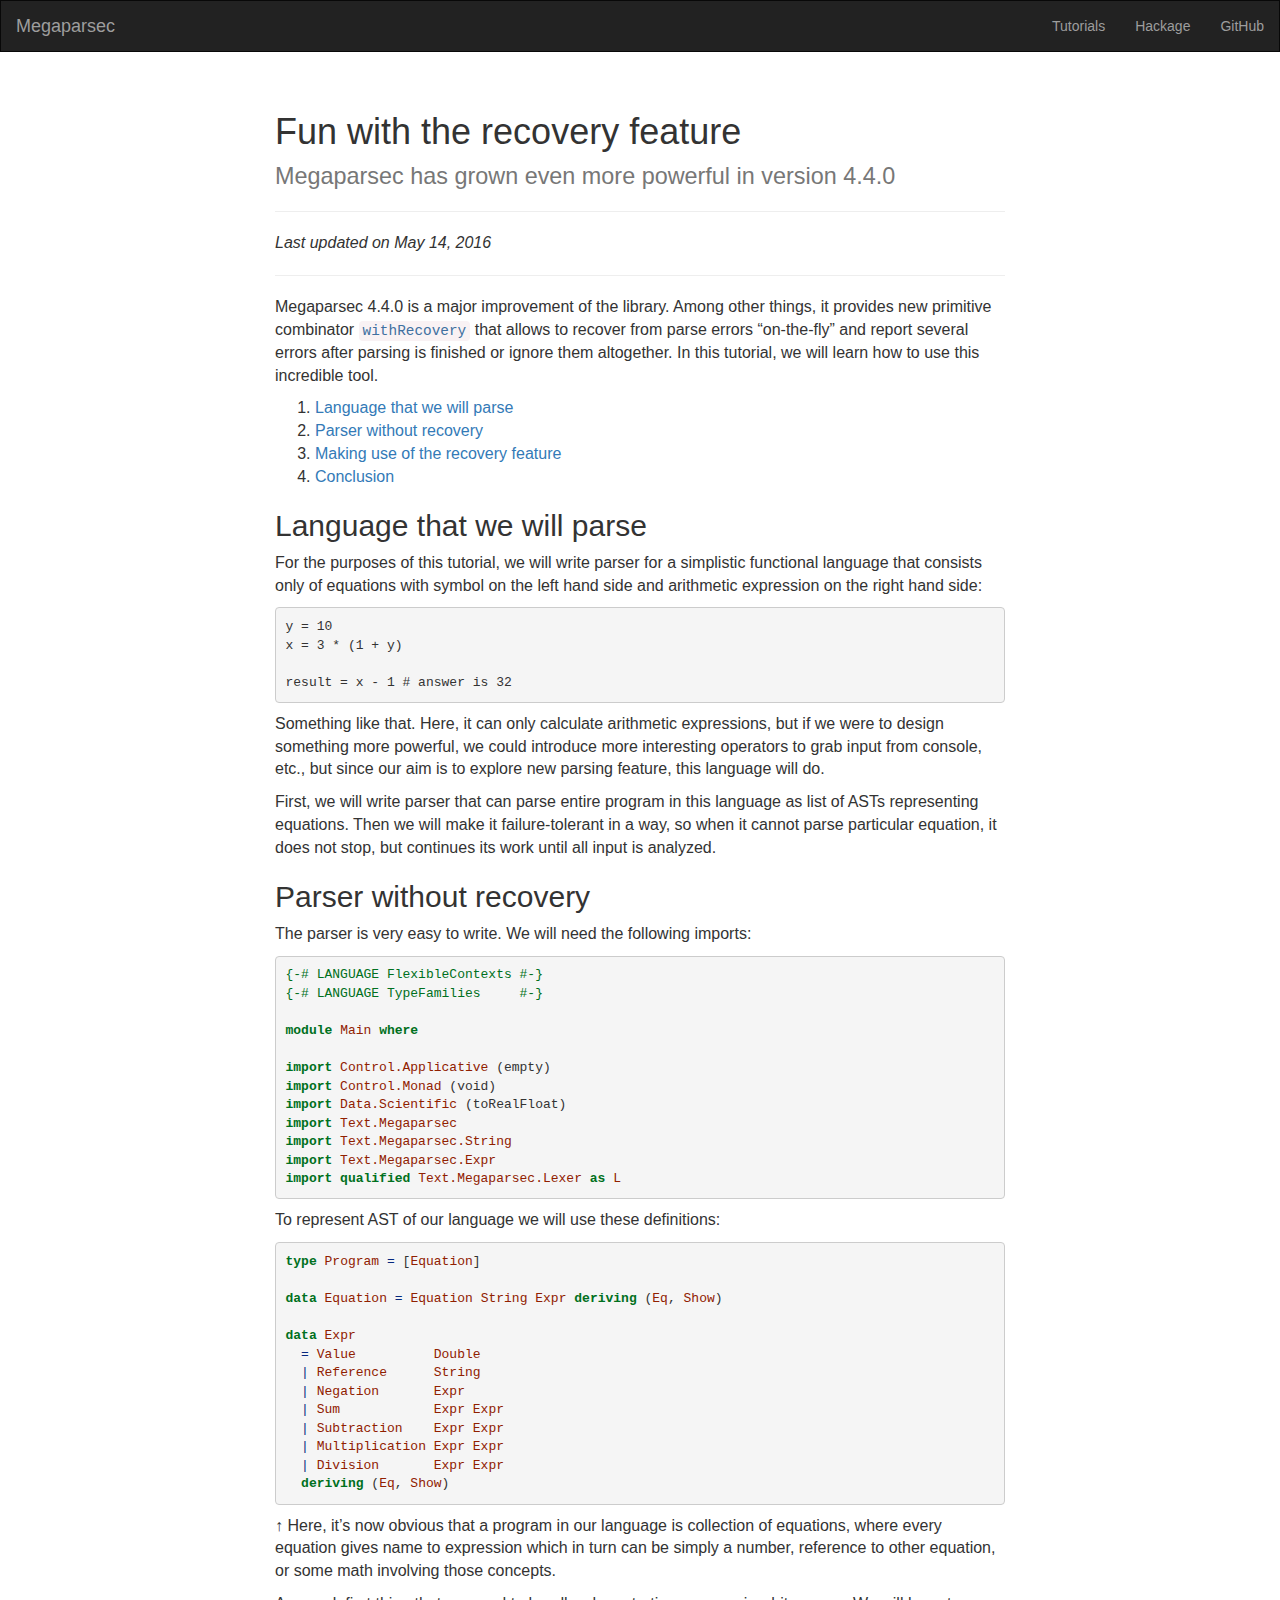
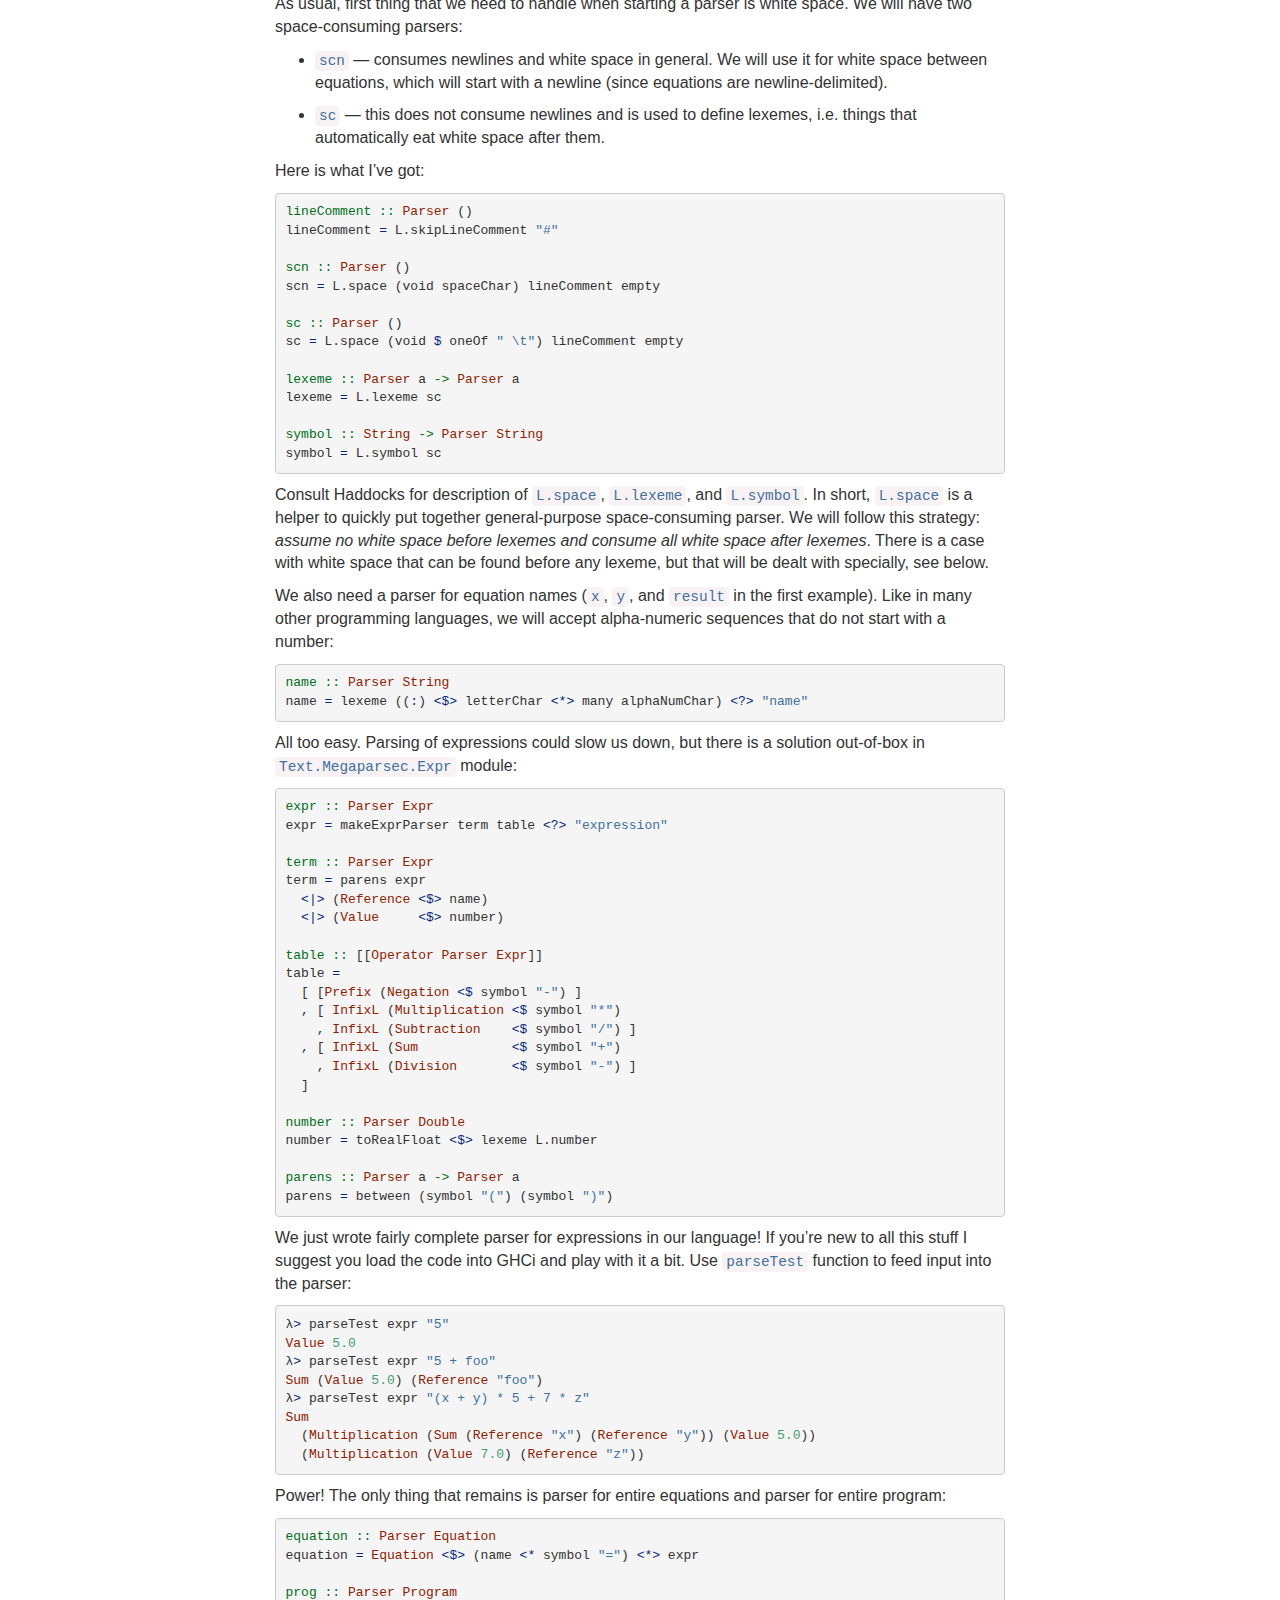
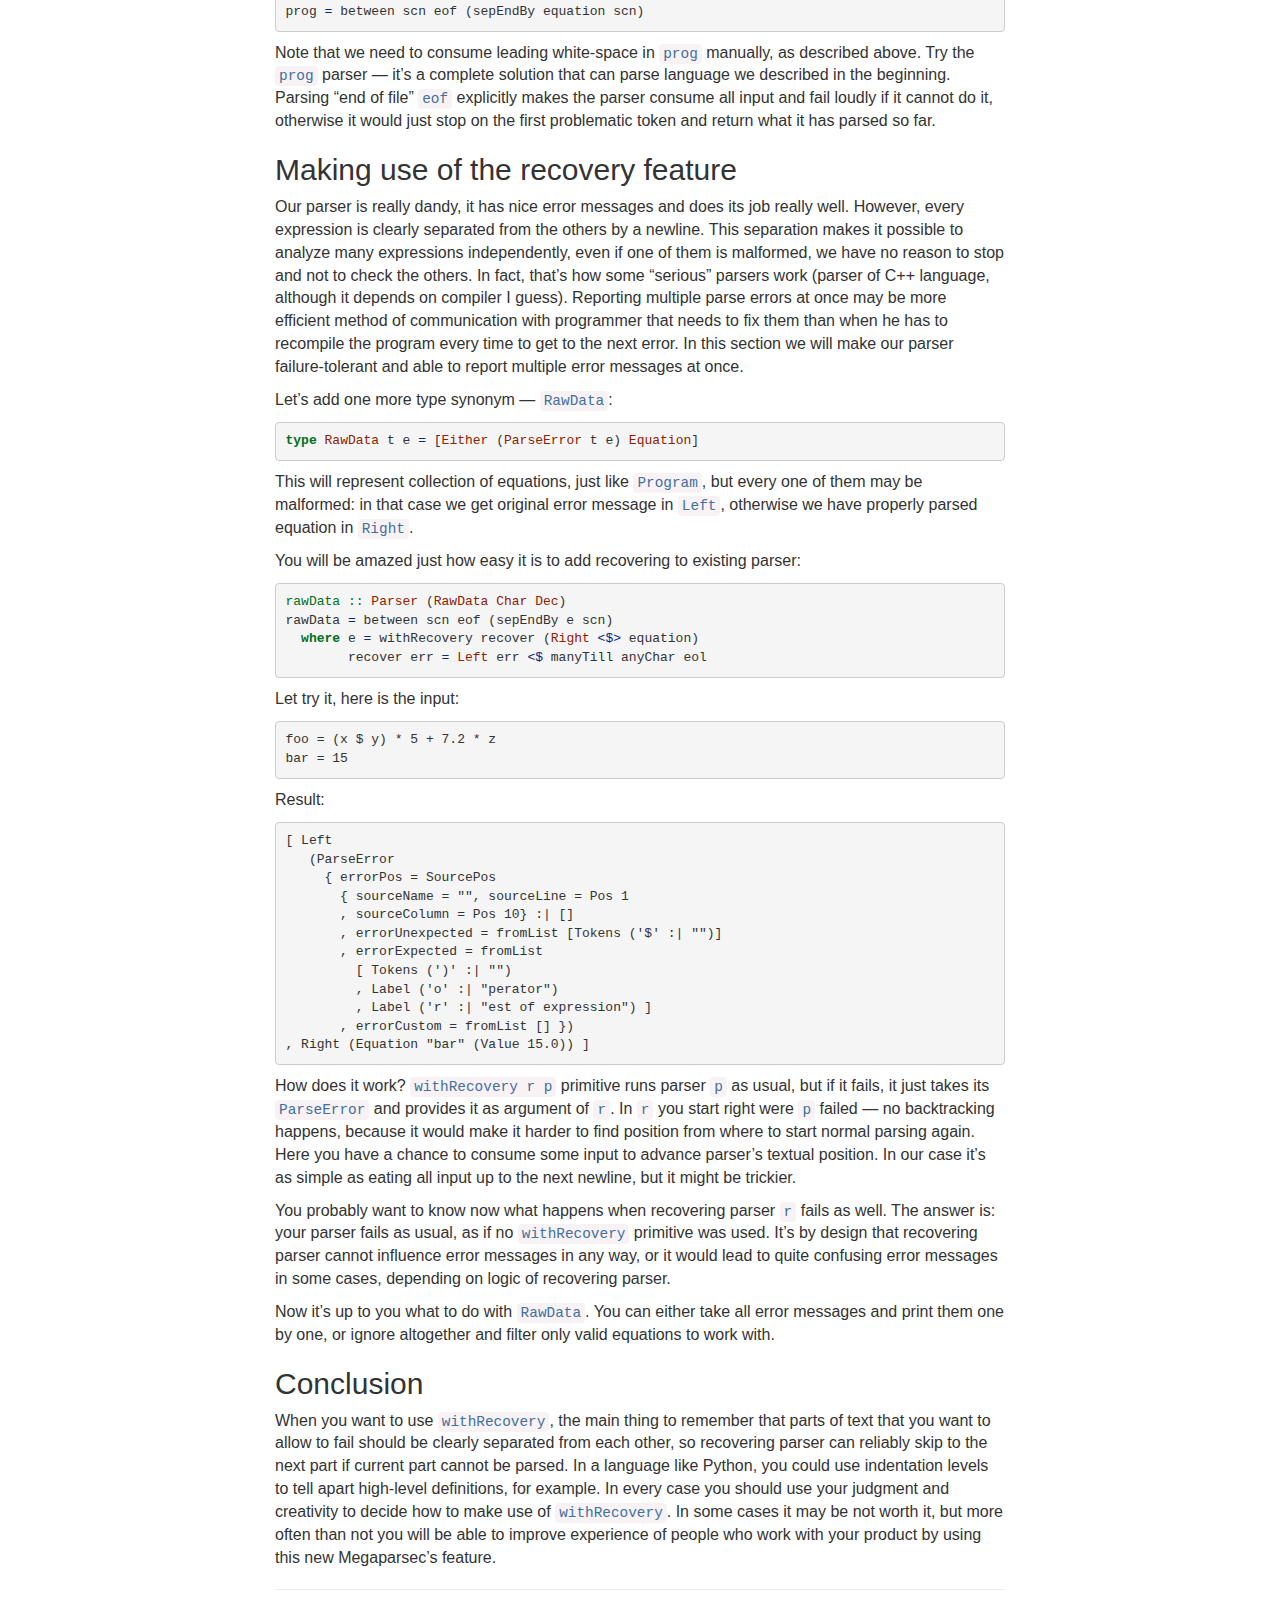
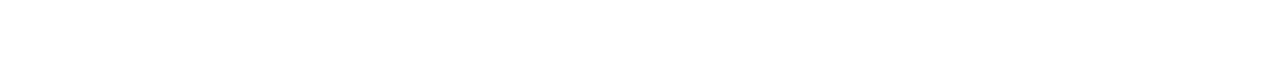
<file: tutorials/fun-with-the-recovery-feature.html>
<!DOCTYPE html>
<html lang="en">
  <head>
    <meta charset="utf-8" />
    <meta http-equiv="X-UA-Compatible" content="IE=edge" />
    <meta name="viewport" content="width=device-width, initial-scale=1" />
    <meta name="description" content />
    <meta name="author" content />
    <title>Megaparsec | Fun with the recovery feature</title>
    <link rel="stylesheet" href="https://maxcdn.bootstrapcdn.com/bootstrap/3.3.7/css/bootstrap.min.css" integrity="sha384-BVYiiSIFeK1dGmJRAkycuHAHRg32OmUcww7on3RYdg4Va+PmSTsz/K68vbdEjh4u" crossorigin="anonymous">
    <link rel="stylesheet" type="text/css" href="../css/megaparsec.css" />
  </head>

  <body>

    <div class="navbar navbar-inverse" role="navigation">
      <div class="container-fluid">
        <div class="navbar-header">
          <a class="navbar-brand" href="../">
            Megaparsec
          </a>
        </div>
        <div class="navbar-right">
          <ul class="nav navbar-nav">
            
            <li>
              <a href="../tutorials.html">Tutorials</a>
            </li>
            
            <li>
              <a href="https://hackage.haskell.org/package/megaparsec">Hackage</a>
            </li>
            
            <li>
              <a href="https://github.com/mrkkrp/megaparsec">GitHub</a>
            </li>
            
          </ul>
        </div>
      </div>
    </div>

    <div class="container">
      <div class="row-fluid">
        <div class="col-sm-10 col-sm-offset-1 col-md-8 col-md-offset-2 main">
          <div class="page-header">
            <h1>Fun with the recovery feature
              
              <br />
              <small>
                Megaparsec has grown even more powerful in version 4.4.0
              </small>
              
            </h1>
            <hr />
            <div class="content">
              
<em>Last updated on May 14, 2016</em>
<hr />


<p>Megaparsec 4.4.0 is a major improvement of the library. Among other things, it provides new primitive combinator <code>withRecovery</code> that allows to recover from parse errors “on-the-fly” and report several errors after parsing is finished or ignore them altogether. In this tutorial, we will learn how to use this incredible tool.</p>
<ol style="list-style-type: decimal">
<li><a href="#language-that-we-will-parse">Language that we will parse</a></li>
<li><a href="#parser-without-recovery">Parser without recovery</a></li>
<li><a href="#making-use-of-the-recovery-feature">Making use of the recovery feature</a></li>
<li><a href="#conclusion">Conclusion</a></li>
</ol>
<h2 id="language-that-we-will-parse">Language that we will parse</h2>
<p>For the purposes of this tutorial, we will write parser for a simplistic functional language that consists only of equations with symbol on the left hand side and arithmetic expression on the right hand side:</p>
<pre><code>y = 10
x = 3 * (1 + y)

result = x - 1 # answer is 32</code></pre>
<p>Something like that. Here, it can only calculate arithmetic expressions, but if we were to design something more powerful, we could introduce more interesting operators to grab input from console, etc., but since our aim is to explore new parsing feature, this language will do.</p>
<p>First, we will write parser that can parse entire program in this language as list of ASTs representing equations. Then we will make it failure-tolerant in a way, so when it cannot parse particular equation, it does not stop, but continues its work until all input is analyzed.</p>
<h2 id="parser-without-recovery">Parser without recovery</h2>
<p>The parser is very easy to write. We will need the following imports:</p>
<div class="sourceCode"><pre class="sourceCode haskell"><code class="sourceCode haskell"><span class="ot">{-# LANGUAGE FlexibleContexts #-}</span>
<span class="ot">{-# LANGUAGE TypeFamilies     #-}</span>

<span class="kw">module</span> <span class="dt">Main</span> <span class="kw">where</span>

<span class="kw">import </span><span class="dt">Control.Applicative</span> (empty)
<span class="kw">import </span><span class="dt">Control.Monad</span> (void)
<span class="kw">import </span><span class="dt">Data.Scientific</span> (toRealFloat)
<span class="kw">import </span><span class="dt">Text.Megaparsec</span>
<span class="kw">import </span><span class="dt">Text.Megaparsec.String</span>
<span class="kw">import </span><span class="dt">Text.Megaparsec.Expr</span>
<span class="kw">import qualified</span> <span class="dt">Text.Megaparsec.Lexer</span> <span class="kw">as</span> <span class="dt">L</span></code></pre></div>
<p>To represent AST of our language we will use these definitions:</p>
<div class="sourceCode"><pre class="sourceCode haskell"><code class="sourceCode haskell"><span class="kw">type</span> <span class="dt">Program</span> <span class="fu">=</span> [<span class="dt">Equation</span>]

<span class="kw">data</span> <span class="dt">Equation</span> <span class="fu">=</span> <span class="dt">Equation</span> <span class="dt">String</span> <span class="dt">Expr</span> <span class="kw">deriving</span> (<span class="dt">Eq</span>, <span class="dt">Show</span>)

<span class="kw">data</span> <span class="dt">Expr</span>
  <span class="fu">=</span> <span class="dt">Value</span>          <span class="dt">Double</span>
  <span class="fu">|</span> <span class="dt">Reference</span>      <span class="dt">String</span>
  <span class="fu">|</span> <span class="dt">Negation</span>       <span class="dt">Expr</span>
  <span class="fu">|</span> <span class="dt">Sum</span>            <span class="dt">Expr</span> <span class="dt">Expr</span>
  <span class="fu">|</span> <span class="dt">Subtraction</span>    <span class="dt">Expr</span> <span class="dt">Expr</span>
  <span class="fu">|</span> <span class="dt">Multiplication</span> <span class="dt">Expr</span> <span class="dt">Expr</span>
  <span class="fu">|</span> <span class="dt">Division</span>       <span class="dt">Expr</span> <span class="dt">Expr</span>
  <span class="kw">deriving</span> (<span class="dt">Eq</span>, <span class="dt">Show</span>)</code></pre></div>
<p>↑ Here, it’s now obvious that a program in our language is collection of equations, where every equation gives name to expression which in turn can be simply a number, reference to other equation, or some math involving those concepts.</p>
<p>As usual, first thing that we need to handle when starting a parser is white space. We will have two space-consuming parsers:</p>
<ul>
<li><p><code>scn</code> — consumes newlines and white space in general. We will use it for white space between equations, which will start with a newline (since equations are newline-delimited).</p></li>
<li><p><code>sc</code> — this does not consume newlines and is used to define lexemes, i.e. things that automatically eat white space after them.</p></li>
</ul>
<p>Here is what I’ve got:</p>
<div class="sourceCode"><pre class="sourceCode haskell"><code class="sourceCode haskell"><span class="ot">lineComment ::</span> <span class="dt">Parser</span> ()
lineComment <span class="fu">=</span> L.skipLineComment <span class="st">&quot;#&quot;</span>

<span class="ot">scn ::</span> <span class="dt">Parser</span> ()
scn <span class="fu">=</span> L.space (void spaceChar) lineComment empty

<span class="ot">sc ::</span> <span class="dt">Parser</span> ()
sc <span class="fu">=</span> L.space (void <span class="fu">$</span> oneOf <span class="st">&quot; \t&quot;</span>) lineComment empty

<span class="ot">lexeme ::</span> <span class="dt">Parser</span> a <span class="ot">-&gt;</span> <span class="dt">Parser</span> a
lexeme <span class="fu">=</span> L.lexeme sc

<span class="ot">symbol ::</span> <span class="dt">String</span> <span class="ot">-&gt;</span> <span class="dt">Parser</span> <span class="dt">String</span>
symbol <span class="fu">=</span> L.symbol sc</code></pre></div>
<p>Consult Haddocks for description of <code>L.space</code>, <code>L.lexeme</code>, and <code>L.symbol</code>. In short, <code>L.space</code> is a helper to quickly put together general-purpose space-consuming parser. We will follow this strategy: <em>assume no white space before lexemes and consume all white space after lexemes</em>. There is a case with white space that can be found before any lexeme, but that will be dealt with specially, see below.</p>
<p>We also need a parser for equation names (<code>x</code>, <code>y</code>, and <code>result</code> in the first example). Like in many other programming languages, we will accept alpha-numeric sequences that do not start with a number:</p>
<div class="sourceCode"><pre class="sourceCode haskell"><code class="sourceCode haskell"><span class="ot">name ::</span> <span class="dt">Parser</span> <span class="dt">String</span>
name <span class="fu">=</span> lexeme ((<span class="fu">:</span>) <span class="fu">&lt;$&gt;</span> letterChar <span class="fu">&lt;*&gt;</span> many alphaNumChar) <span class="fu">&lt;?&gt;</span> <span class="st">&quot;name&quot;</span></code></pre></div>
<p>All too easy. Parsing of expressions could slow us down, but there is a solution out-of-box in <code>Text.Megaparsec.Expr</code> module:</p>
<div class="sourceCode"><pre class="sourceCode haskell"><code class="sourceCode haskell"><span class="ot">expr ::</span> <span class="dt">Parser</span> <span class="dt">Expr</span>
expr <span class="fu">=</span> makeExprParser term table <span class="fu">&lt;?&gt;</span> <span class="st">&quot;expression&quot;</span>

<span class="ot">term ::</span> <span class="dt">Parser</span> <span class="dt">Expr</span>
term <span class="fu">=</span> parens expr
  <span class="fu">&lt;|&gt;</span> (<span class="dt">Reference</span> <span class="fu">&lt;$&gt;</span> name)
  <span class="fu">&lt;|&gt;</span> (<span class="dt">Value</span>     <span class="fu">&lt;$&gt;</span> number)

<span class="ot">table ::</span> [[<span class="dt">Operator</span> <span class="dt">Parser</span> <span class="dt">Expr</span>]]
table <span class="fu">=</span>
  [ [<span class="dt">Prefix</span> (<span class="dt">Negation</span> <span class="fu">&lt;$</span> symbol <span class="st">&quot;-&quot;</span>) ]
  , [ <span class="dt">InfixL</span> (<span class="dt">Multiplication</span> <span class="fu">&lt;$</span> symbol <span class="st">&quot;*&quot;</span>)
    , <span class="dt">InfixL</span> (<span class="dt">Subtraction</span>    <span class="fu">&lt;$</span> symbol <span class="st">&quot;/&quot;</span>) ]
  , [ <span class="dt">InfixL</span> (<span class="dt">Sum</span>            <span class="fu">&lt;$</span> symbol <span class="st">&quot;+&quot;</span>)
    , <span class="dt">InfixL</span> (<span class="dt">Division</span>       <span class="fu">&lt;$</span> symbol <span class="st">&quot;-&quot;</span>) ]
  ]

<span class="ot">number ::</span> <span class="dt">Parser</span> <span class="dt">Double</span>
number <span class="fu">=</span> toRealFloat <span class="fu">&lt;$&gt;</span> lexeme L.number

<span class="ot">parens ::</span> <span class="dt">Parser</span> a <span class="ot">-&gt;</span> <span class="dt">Parser</span> a
parens <span class="fu">=</span> between (symbol <span class="st">&quot;(&quot;</span>) (symbol <span class="st">&quot;)&quot;</span>)</code></pre></div>
<p>We just wrote fairly complete parser for expressions in our language! If you’re new to all this stuff I suggest you load the code into GHCi and play with it a bit. Use <code>parseTest</code> function to feed input into the parser:</p>
<div class="sourceCode"><pre class="sourceCode haskell"><code class="sourceCode haskell">λ<span class="fu">&gt;</span> parseTest expr <span class="st">&quot;5&quot;</span>
<span class="dt">Value</span> <span class="fl">5.0</span>
λ<span class="fu">&gt;</span> parseTest expr <span class="st">&quot;5 + foo&quot;</span>
<span class="dt">Sum</span> (<span class="dt">Value</span> <span class="fl">5.0</span>) (<span class="dt">Reference</span> <span class="st">&quot;foo&quot;</span>)
λ<span class="fu">&gt;</span> parseTest expr <span class="st">&quot;(x + y) * 5 + 7 * z&quot;</span>
<span class="dt">Sum</span>
  (<span class="dt">Multiplication</span> (<span class="dt">Sum</span> (<span class="dt">Reference</span> <span class="st">&quot;x&quot;</span>) (<span class="dt">Reference</span> <span class="st">&quot;y&quot;</span>)) (<span class="dt">Value</span> <span class="fl">5.0</span>))
  (<span class="dt">Multiplication</span> (<span class="dt">Value</span> <span class="fl">7.0</span>) (<span class="dt">Reference</span> <span class="st">&quot;z&quot;</span>))</code></pre></div>
<p>Power! The only thing that remains is parser for entire equations and parser for entire program:</p>
<div class="sourceCode"><pre class="sourceCode haskell"><code class="sourceCode haskell"><span class="ot">equation ::</span> <span class="dt">Parser</span> <span class="dt">Equation</span>
equation <span class="fu">=</span> <span class="dt">Equation</span> <span class="fu">&lt;$&gt;</span> (name <span class="fu">&lt;*</span> symbol <span class="st">&quot;=&quot;</span>) <span class="fu">&lt;*&gt;</span> expr

<span class="ot">prog ::</span> <span class="dt">Parser</span> <span class="dt">Program</span>
prog <span class="fu">=</span> between scn eof (sepEndBy equation scn)</code></pre></div>
<p>Note that we need to consume leading white-space in <code>prog</code> manually, as described above. Try the <code>prog</code> parser — it’s a complete solution that can parse language we described in the beginning. Parsing “end of file” <code>eof</code> explicitly makes the parser consume all input and fail loudly if it cannot do it, otherwise it would just stop on the first problematic token and return what it has parsed so far.</p>
<h2 id="making-use-of-the-recovery-feature">Making use of the recovery feature</h2>
<p>Our parser is really dandy, it has nice error messages and does its job really well. However, every expression is clearly separated from the others by a newline. This separation makes it possible to analyze many expressions independently, even if one of them is malformed, we have no reason to stop and not to check the others. In fact, that’s how some “serious” parsers work (parser of C++ language, although it depends on compiler I guess). Reporting multiple parse errors at once may be more efficient method of communication with programmer that needs to fix them than when he has to recompile the program every time to get to the next error. In this section we will make our parser failure-tolerant and able to report multiple error messages at once.</p>
<p>Let’s add one more type synonym — <code>RawData</code>:</p>
<div class="sourceCode"><pre class="sourceCode haskell"><code class="sourceCode haskell"><span class="kw">type</span> <span class="dt">RawData</span> t e <span class="fu">=</span> [<span class="dt">Either</span> (<span class="dt">ParseError</span> t e) <span class="dt">Equation</span>]</code></pre></div>
<p>This will represent collection of equations, just like <code>Program</code>, but every one of them may be malformed: in that case we get original error message in <code>Left</code>, otherwise we have properly parsed equation in <code>Right</code>.</p>
<p>You will be amazed just how easy it is to add recovering to existing parser:</p>
<div class="sourceCode"><pre class="sourceCode haskell"><code class="sourceCode haskell"><span class="ot">rawData ::</span> <span class="dt">Parser</span> (<span class="dt">RawData</span> <span class="dt">Char</span> <span class="dt">Dec</span>)
rawData <span class="fu">=</span> between scn eof (sepEndBy e scn)
  <span class="kw">where</span> e <span class="fu">=</span> withRecovery recover (<span class="dt">Right</span> <span class="fu">&lt;$&gt;</span> equation)
        recover err <span class="fu">=</span> <span class="dt">Left</span> err <span class="fu">&lt;$</span> manyTill anyChar eol</code></pre></div>
<p>Let try it, here is the input:</p>
<pre><code>foo = (x $ y) * 5 + 7.2 * z
bar = 15</code></pre>
<p>Result:</p>
<pre><code>[ Left
   (ParseError
     { errorPos = SourcePos
       { sourceName = &quot;&quot;, sourceLine = Pos 1
       , sourceColumn = Pos 10} :| []
       , errorUnexpected = fromList [Tokens ('$' :| &quot;&quot;)]
       , errorExpected = fromList
         [ Tokens (')' :| &quot;&quot;)
         , Label ('o' :| &quot;perator&quot;)
         , Label ('r' :| &quot;est of expression&quot;) ]
       , errorCustom = fromList [] })
, Right (Equation &quot;bar&quot; (Value 15.0)) ]</code></pre>
<p>How does it work? <code>withRecovery r p</code> primitive runs parser <code>p</code> as usual, but if it fails, it just takes its <code>ParseError</code> and provides it as argument of <code>r</code>. In <code>r</code> you start right were <code>p</code> failed — no backtracking happens, because it would make it harder to find position from where to start normal parsing again. Here you have a chance to consume some input to advance parser’s textual position. In our case it’s as simple as eating all input up to the next newline, but it might be trickier.</p>
<p>You probably want to know now what happens when recovering parser <code>r</code> fails as well. The answer is: your parser fails as usual, as if no <code>withRecovery</code> primitive was used. It’s by design that recovering parser cannot influence error messages in any way, or it would lead to quite confusing error messages in some cases, depending on logic of recovering parser.</p>
<p>Now it’s up to you what to do with <code>RawData</code>. You can either take all error messages and print them one by one, or ignore altogether and filter only valid equations to work with.</p>
<h2 id="conclusion">Conclusion</h2>
<p>When you want to use <code>withRecovery</code>, the main thing to remember that parts of text that you want to allow to fail should be clearly separated from each other, so recovering parser can reliably skip to the next part if current part cannot be parsed. In a language like Python, you could use indentation levels to tell apart high-level definitions, for example. In every case you should use your judgment and creativity to decide how to make use of <code>withRecovery</code>. In some cases it may be not worth it, but more often than not you will be able to improve experience of people who work with your product by using this new Megaparsec’s feature.</p>

            </div>
          </div>
        </div>
      </div>
    </div>

    <script src="https://maxcdn.bootstrapcdn.com/bootstrap/3.3.7/js/bootstrap.min.js" integrity="sha384-Tc5IQib027qvyjSMfHjOMaLkfuWVxZxUPnCJA7l2mCWNIpG9mGCD8wGNIcPD7Txa" crossorigin="anonymous"></script>

  </body>
</html>
</file>
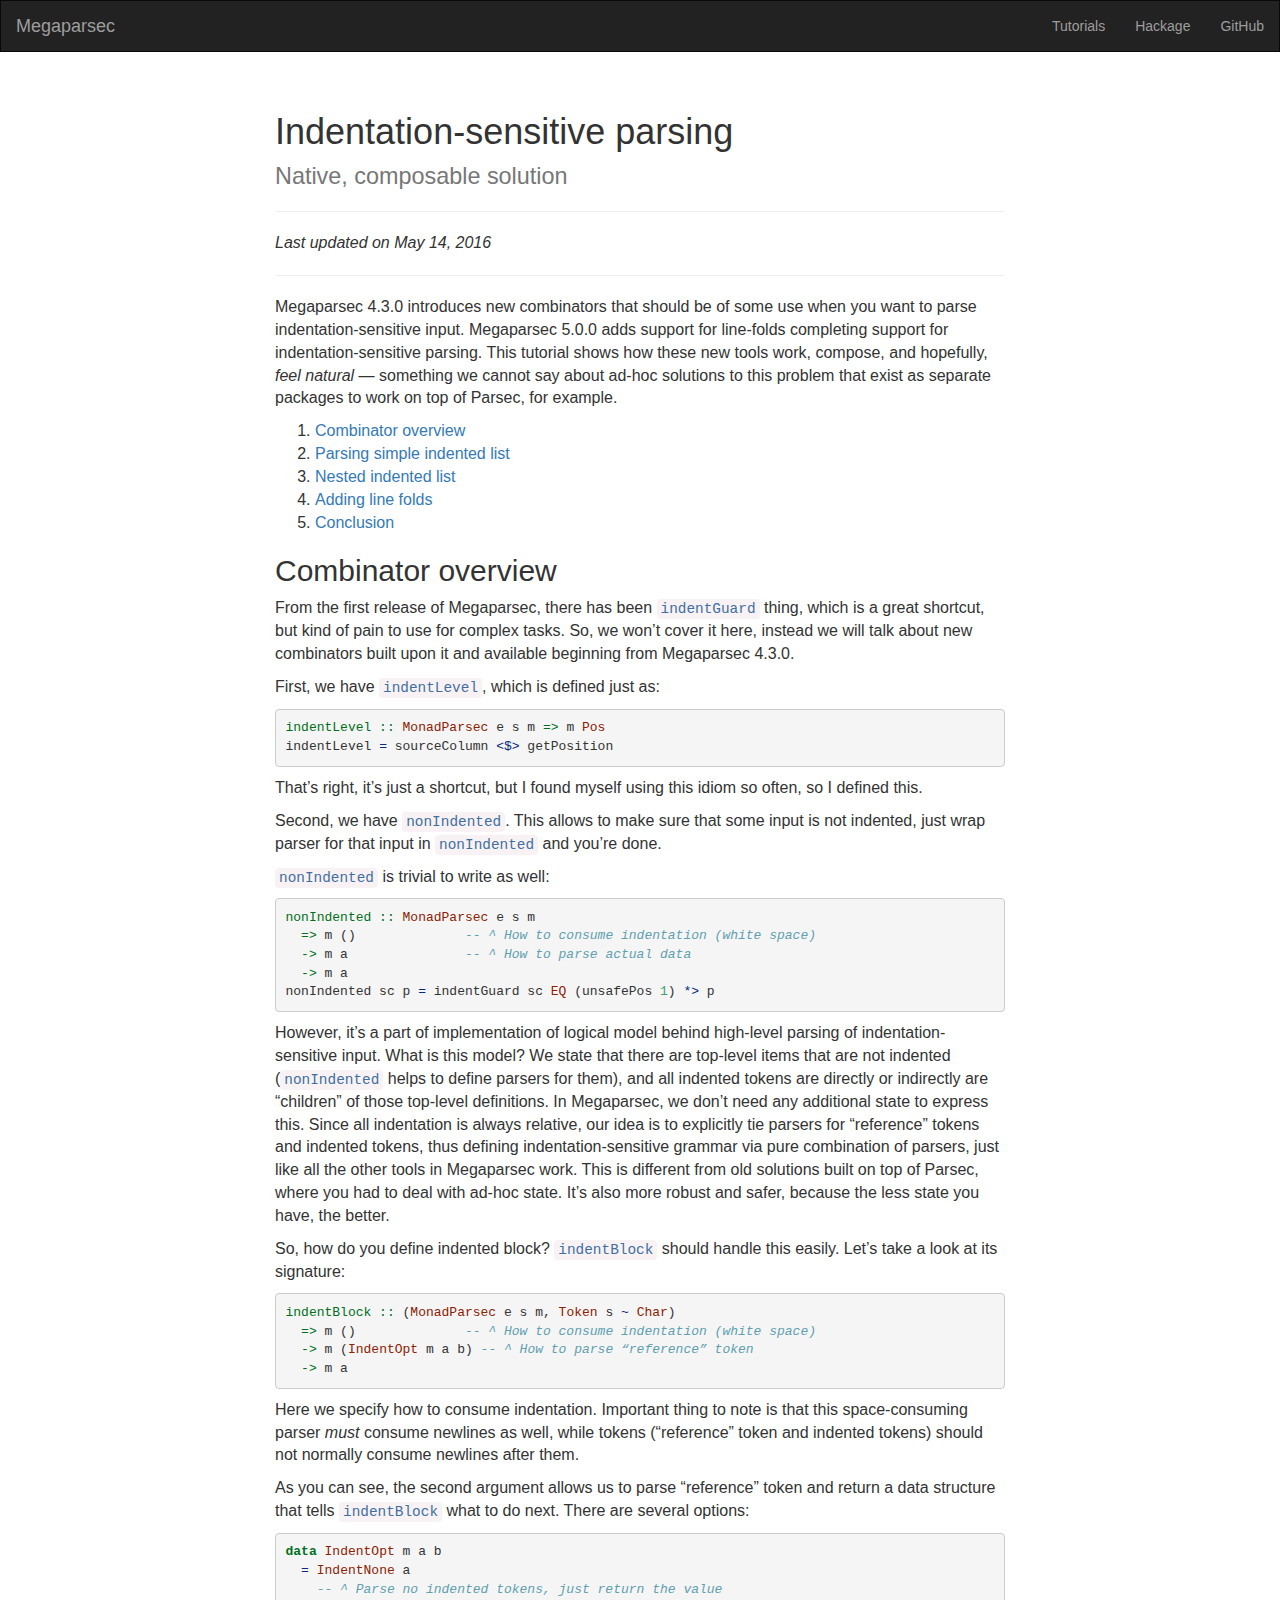
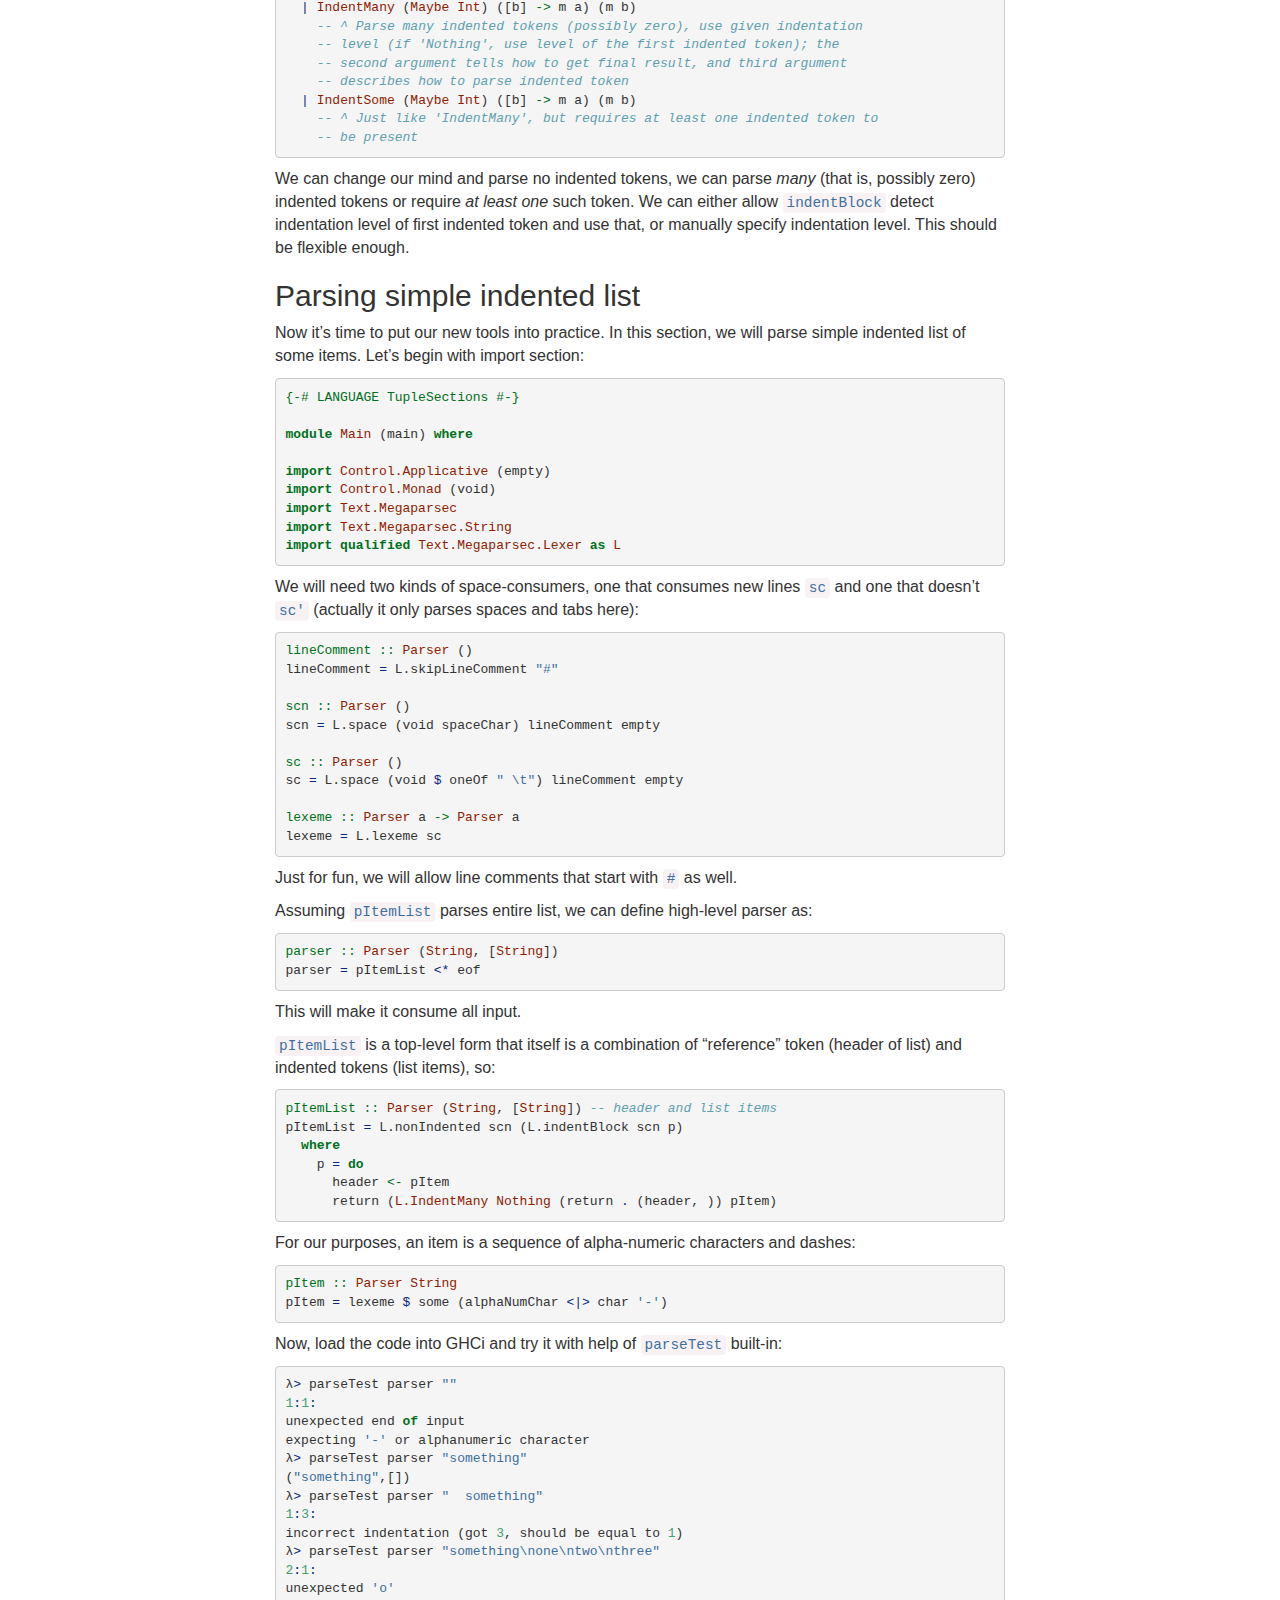
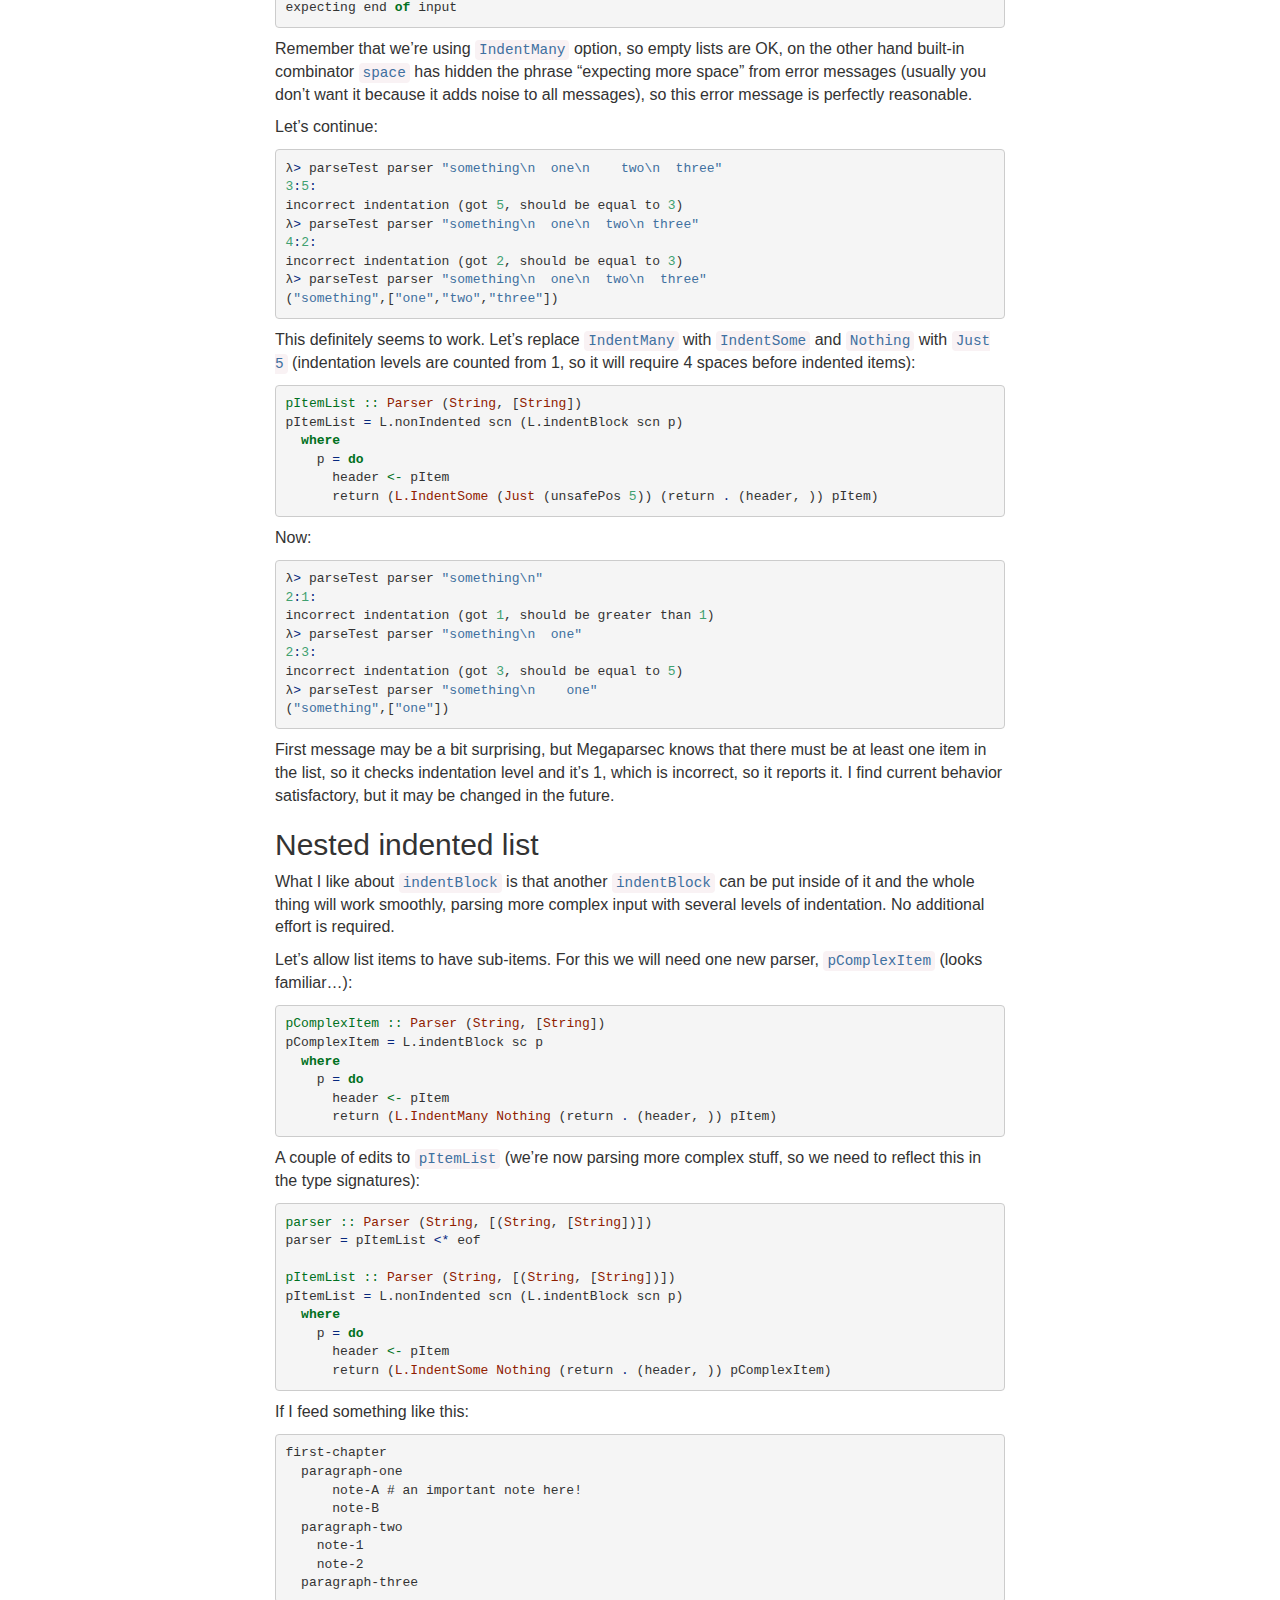
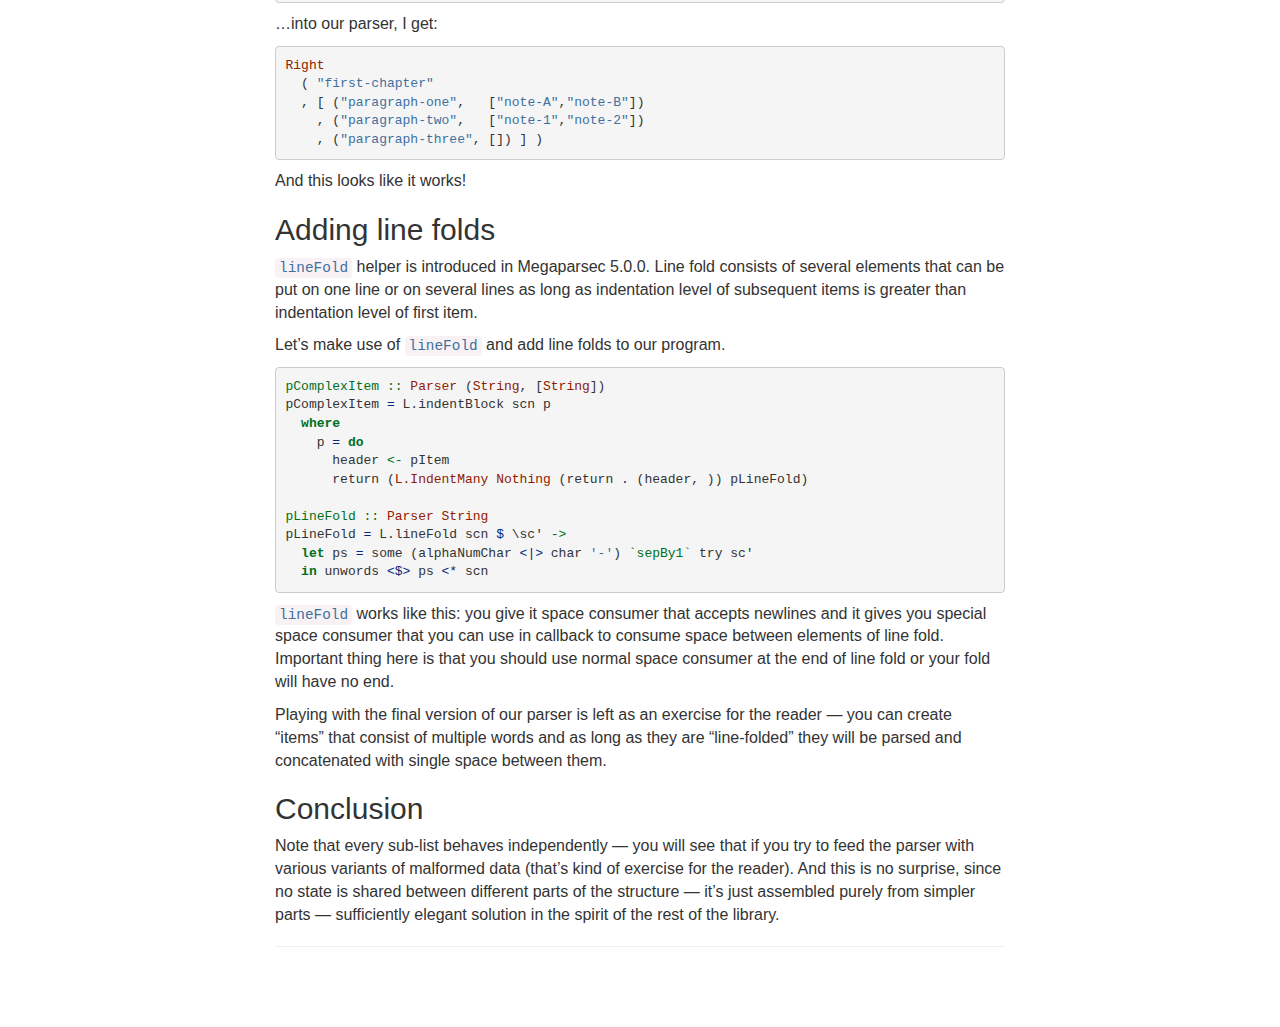
<file: tutorials/indentation-sensitive-parsing.html>
<!DOCTYPE html>
<html lang="en">
  <head>
    <meta charset="utf-8" />
    <meta http-equiv="X-UA-Compatible" content="IE=edge" />
    <meta name="viewport" content="width=device-width, initial-scale=1" />
    <meta name="description" content />
    <meta name="author" content />
    <title>Megaparsec | Indentation-sensitive parsing</title>
    <link rel="stylesheet" href="https://maxcdn.bootstrapcdn.com/bootstrap/3.3.7/css/bootstrap.min.css" integrity="sha384-BVYiiSIFeK1dGmJRAkycuHAHRg32OmUcww7on3RYdg4Va+PmSTsz/K68vbdEjh4u" crossorigin="anonymous">
    <link rel="stylesheet" type="text/css" href="../css/megaparsec.css" />
  </head>

  <body>

    <div class="navbar navbar-inverse" role="navigation">
      <div class="container-fluid">
        <div class="navbar-header">
          <a class="navbar-brand" href="../">
            Megaparsec
          </a>
        </div>
        <div class="navbar-right">
          <ul class="nav navbar-nav">
            
            <li>
              <a href="../tutorials.html">Tutorials</a>
            </li>
            
            <li>
              <a href="https://hackage.haskell.org/package/megaparsec">Hackage</a>
            </li>
            
            <li>
              <a href="https://github.com/mrkkrp/megaparsec">GitHub</a>
            </li>
            
          </ul>
        </div>
      </div>
    </div>

    <div class="container">
      <div class="row-fluid">
        <div class="col-sm-10 col-sm-offset-1 col-md-8 col-md-offset-2 main">
          <div class="page-header">
            <h1>Indentation-sensitive parsing
              
              <br />
              <small>
                Native, composable solution
              </small>
              
            </h1>
            <hr />
            <div class="content">
              
<em>Last updated on May 14, 2016</em>
<hr />


<p>Megaparsec 4.3.0 introduces new combinators that should be of some use when you want to parse indentation-sensitive input. Megaparsec 5.0.0 adds support for line-folds completing support for indentation-sensitive parsing. This tutorial shows how these new tools work, compose, and hopefully, <em>feel natural</em> — something we cannot say about ad-hoc solutions to this problem that exist as separate packages to work on top of Parsec, for example.</p>
<ol style="list-style-type: decimal">
<li><a href="#combinator-overview">Combinator overview</a></li>
<li><a href="#parsing-simple-indented-list">Parsing simple indented list</a></li>
<li><a href="#nested-indented-list">Nested indented list</a></li>
<li><a href="#adding-line-folds">Adding line folds</a></li>
<li><a href="#conclusion">Conclusion</a></li>
</ol>
<h2 id="combinator-overview">Combinator overview</h2>
<p>From the first release of Megaparsec, there has been <code>indentGuard</code> thing, which is a great shortcut, but kind of pain to use for complex tasks. So, we won’t cover it here, instead we will talk about new combinators built upon it and available beginning from Megaparsec 4.3.0.</p>
<p>First, we have <code>indentLevel</code>, which is defined just as:</p>
<div class="sourceCode"><pre class="sourceCode haskell"><code class="sourceCode haskell"><span class="ot">indentLevel ::</span> <span class="dt">MonadParsec</span> e s m <span class="ot">=&gt;</span> m <span class="dt">Pos</span>
indentLevel <span class="fu">=</span> sourceColumn <span class="fu">&lt;$&gt;</span> getPosition</code></pre></div>
<p>That’s right, it’s just a shortcut, but I found myself using this idiom so often, so I defined this.</p>
<p>Second, we have <code>nonIndented</code>. This allows to make sure that some input is not indented, just wrap parser for that input in <code>nonIndented</code> and you’re done.</p>
<p><code>nonIndented</code> is trivial to write as well:</p>
<div class="sourceCode"><pre class="sourceCode haskell"><code class="sourceCode haskell"><span class="ot">nonIndented ::</span> <span class="dt">MonadParsec</span> e s m
  <span class="ot">=&gt;</span> m ()              <span class="co">-- ^ How to consume indentation (white space)</span>
  <span class="ot">-&gt;</span> m a               <span class="co">-- ^ How to parse actual data</span>
  <span class="ot">-&gt;</span> m a
nonIndented sc p <span class="fu">=</span> indentGuard sc <span class="dt">EQ</span> (unsafePos <span class="dv">1</span>) <span class="fu">*&gt;</span> p</code></pre></div>
<p>However, it’s a part of implementation of logical model behind high-level parsing of indentation-sensitive input. What is this model? We state that there are top-level items that are not indented (<code>nonIndented</code> helps to define parsers for them), and all indented tokens are directly or indirectly are “children” of those top-level definitions. In Megaparsec, we don’t need any additional state to express this. Since all indentation is always relative, our idea is to explicitly tie parsers for “reference” tokens and indented tokens, thus defining indentation-sensitive grammar via pure combination of parsers, just like all the other tools in Megaparsec work. This is different from old solutions built on top of Parsec, where you had to deal with ad-hoc state. It’s also more robust and safer, because the less state you have, the better.</p>
<p>So, how do you define indented block? <code>indentBlock</code> should handle this easily. Let’s take a look at its signature:</p>
<div class="sourceCode"><pre class="sourceCode haskell"><code class="sourceCode haskell"><span class="ot">indentBlock ::</span> (<span class="dt">MonadParsec</span> e s m, <span class="dt">Token</span> s <span class="fu">~</span> <span class="dt">Char</span>)
  <span class="ot">=&gt;</span> m ()              <span class="co">-- ^ How to consume indentation (white space)</span>
  <span class="ot">-&gt;</span> m (<span class="dt">IndentOpt</span> m a b) <span class="co">-- ^ How to parse “reference” token</span>
  <span class="ot">-&gt;</span> m a</code></pre></div>
<p>Here we specify how to consume indentation. Important thing to note is that this space-consuming parser <em>must</em> consume newlines as well, while tokens (“reference” token and indented tokens) should not normally consume newlines after them.</p>
<p>As you can see, the second argument allows us to parse “reference” token and return a data structure that tells <code>indentBlock</code> what to do next. There are several options:</p>
<div class="sourceCode"><pre class="sourceCode haskell"><code class="sourceCode haskell"><span class="kw">data</span> <span class="dt">IndentOpt</span> m a b
  <span class="fu">=</span> <span class="dt">IndentNone</span> a
    <span class="co">-- ^ Parse no indented tokens, just return the value</span>
  <span class="fu">|</span> <span class="dt">IndentMany</span> (<span class="dt">Maybe</span> <span class="dt">Int</span>) ([b] <span class="ot">-&gt;</span> m a) (m b)
    <span class="co">-- ^ Parse many indented tokens (possibly zero), use given indentation</span>
    <span class="co">-- level (if 'Nothing', use level of the first indented token); the</span>
    <span class="co">-- second argument tells how to get final result, and third argument</span>
    <span class="co">-- describes how to parse indented token</span>
  <span class="fu">|</span> <span class="dt">IndentSome</span> (<span class="dt">Maybe</span> <span class="dt">Int</span>) ([b] <span class="ot">-&gt;</span> m a) (m b)
    <span class="co">-- ^ Just like 'IndentMany', but requires at least one indented token to</span>
    <span class="co">-- be present</span></code></pre></div>
<p>We can change our mind and parse no indented tokens, we can parse <em>many</em> (that is, possibly zero) indented tokens or require <em>at least one</em> such token. We can either allow <code>indentBlock</code> detect indentation level of first indented token and use that, or manually specify indentation level. This should be flexible enough.</p>
<h2 id="parsing-simple-indented-list">Parsing simple indented list</h2>
<p>Now it’s time to put our new tools into practice. In this section, we will parse simple indented list of some items. Let’s begin with import section:</p>
<div class="sourceCode"><pre class="sourceCode haskell"><code class="sourceCode haskell"><span class="ot">{-# LANGUAGE TupleSections #-}</span>

<span class="kw">module</span> <span class="dt">Main</span> (main) <span class="kw">where</span>

<span class="kw">import </span><span class="dt">Control.Applicative</span> (empty)
<span class="kw">import </span><span class="dt">Control.Monad</span> (void)
<span class="kw">import </span><span class="dt">Text.Megaparsec</span>
<span class="kw">import </span><span class="dt">Text.Megaparsec.String</span>
<span class="kw">import qualified</span> <span class="dt">Text.Megaparsec.Lexer</span> <span class="kw">as</span> <span class="dt">L</span></code></pre></div>
<p>We will need two kinds of space-consumers, one that consumes new lines <code>sc</code> and one that doesn’t <code>sc'</code> (actually it only parses spaces and tabs here):</p>
<div class="sourceCode"><pre class="sourceCode haskell"><code class="sourceCode haskell"><span class="ot">lineComment ::</span> <span class="dt">Parser</span> ()
lineComment <span class="fu">=</span> L.skipLineComment <span class="st">&quot;#&quot;</span>

<span class="ot">scn ::</span> <span class="dt">Parser</span> ()
scn <span class="fu">=</span> L.space (void spaceChar) lineComment empty

<span class="ot">sc ::</span> <span class="dt">Parser</span> ()
sc <span class="fu">=</span> L.space (void <span class="fu">$</span> oneOf <span class="st">&quot; \t&quot;</span>) lineComment empty

<span class="ot">lexeme ::</span> <span class="dt">Parser</span> a <span class="ot">-&gt;</span> <span class="dt">Parser</span> a
lexeme <span class="fu">=</span> L.lexeme sc</code></pre></div>
<p>Just for fun, we will allow line comments that start with <code>#</code> as well.</p>
<p>Assuming <code>pItemList</code> parses entire list, we can define high-level parser as:</p>
<div class="sourceCode"><pre class="sourceCode haskell"><code class="sourceCode haskell"><span class="ot">parser ::</span> <span class="dt">Parser</span> (<span class="dt">String</span>, [<span class="dt">String</span>])
parser <span class="fu">=</span> pItemList <span class="fu">&lt;*</span> eof</code></pre></div>
<p>This will make it consume all input.</p>
<p><code>pItemList</code> is a top-level form that itself is a combination of “reference” token (header of list) and indented tokens (list items), so:</p>
<div class="sourceCode"><pre class="sourceCode haskell"><code class="sourceCode haskell"><span class="ot">pItemList ::</span> <span class="dt">Parser</span> (<span class="dt">String</span>, [<span class="dt">String</span>]) <span class="co">-- header and list items</span>
pItemList <span class="fu">=</span> L.nonIndented scn (L.indentBlock scn p)
  <span class="kw">where</span>
    p <span class="fu">=</span> <span class="kw">do</span>
      header <span class="ot">&lt;-</span> pItem
      return (<span class="dt">L.IndentMany</span> <span class="dt">Nothing</span> (return <span class="fu">.</span> (header, )) pItem)</code></pre></div>
<p>For our purposes, an item is a sequence of alpha-numeric characters and dashes:</p>
<div class="sourceCode"><pre class="sourceCode haskell"><code class="sourceCode haskell"><span class="ot">pItem ::</span> <span class="dt">Parser</span> <span class="dt">String</span>
pItem <span class="fu">=</span> lexeme <span class="fu">$</span> some (alphaNumChar <span class="fu">&lt;|&gt;</span> char <span class="ch">'-'</span>)</code></pre></div>
<p>Now, load the code into GHCi and try it with help of <code>parseTest</code> built-in:</p>
<div class="sourceCode"><pre class="sourceCode haskell"><code class="sourceCode haskell">λ<span class="fu">&gt;</span> parseTest parser <span class="st">&quot;&quot;</span>
<span class="dv">1</span><span class="fu">:</span><span class="dv">1</span><span class="fu">:</span>
unexpected end <span class="kw">of</span> input
expecting <span class="ch">'-'</span> or alphanumeric character
λ<span class="fu">&gt;</span> parseTest parser <span class="st">&quot;something&quot;</span>
(<span class="st">&quot;something&quot;</span>,[])
λ<span class="fu">&gt;</span> parseTest parser <span class="st">&quot;  something&quot;</span>
<span class="dv">1</span><span class="fu">:</span><span class="dv">3</span><span class="fu">:</span>
incorrect indentation (got <span class="dv">3</span>, should be equal to <span class="dv">1</span>)
λ<span class="fu">&gt;</span> parseTest parser <span class="st">&quot;something\none\ntwo\nthree&quot;</span>
<span class="dv">2</span><span class="fu">:</span><span class="dv">1</span><span class="fu">:</span>
unexpected <span class="ch">'o'</span>
expecting end <span class="kw">of</span> input</code></pre></div>
<p>Remember that we’re using <code>IndentMany</code> option, so empty lists are OK, on the other hand built-in combinator <code>space</code> has hidden the phrase “expecting more space” from error messages (usually you don’t want it because it adds noise to all messages), so this error message is perfectly reasonable.</p>
<p>Let’s continue:</p>
<div class="sourceCode"><pre class="sourceCode haskell"><code class="sourceCode haskell">λ<span class="fu">&gt;</span> parseTest parser <span class="st">&quot;something\n  one\n    two\n  three&quot;</span>
<span class="dv">3</span><span class="fu">:</span><span class="dv">5</span><span class="fu">:</span>
incorrect indentation (got <span class="dv">5</span>, should be equal to <span class="dv">3</span>)
λ<span class="fu">&gt;</span> parseTest parser <span class="st">&quot;something\n  one\n  two\n three&quot;</span>
<span class="dv">4</span><span class="fu">:</span><span class="dv">2</span><span class="fu">:</span>
incorrect indentation (got <span class="dv">2</span>, should be equal to <span class="dv">3</span>)
λ<span class="fu">&gt;</span> parseTest parser <span class="st">&quot;something\n  one\n  two\n  three&quot;</span>
(<span class="st">&quot;something&quot;</span>,[<span class="st">&quot;one&quot;</span>,<span class="st">&quot;two&quot;</span>,<span class="st">&quot;three&quot;</span>])</code></pre></div>
<p>This definitely seems to work. Let’s replace <code>IndentMany</code> with <code>IndentSome</code> and <code>Nothing</code> with <code>Just 5</code> (indentation levels are counted from 1, so it will require 4 spaces before indented items):</p>
<div class="sourceCode"><pre class="sourceCode haskell"><code class="sourceCode haskell"><span class="ot">pItemList ::</span> <span class="dt">Parser</span> (<span class="dt">String</span>, [<span class="dt">String</span>])
pItemList <span class="fu">=</span> L.nonIndented scn (L.indentBlock scn p)
  <span class="kw">where</span>
    p <span class="fu">=</span> <span class="kw">do</span>
      header <span class="ot">&lt;-</span> pItem
      return (<span class="dt">L.IndentSome</span> (<span class="dt">Just</span> (unsafePos <span class="dv">5</span>)) (return <span class="fu">.</span> (header, )) pItem)</code></pre></div>
<p>Now:</p>
<div class="sourceCode"><pre class="sourceCode haskell"><code class="sourceCode haskell">λ<span class="fu">&gt;</span> parseTest parser <span class="st">&quot;something\n&quot;</span>
<span class="dv">2</span><span class="fu">:</span><span class="dv">1</span><span class="fu">:</span>
incorrect indentation (got <span class="dv">1</span>, should be greater than <span class="dv">1</span>)
λ<span class="fu">&gt;</span> parseTest parser <span class="st">&quot;something\n  one&quot;</span>
<span class="dv">2</span><span class="fu">:</span><span class="dv">3</span><span class="fu">:</span>
incorrect indentation (got <span class="dv">3</span>, should be equal to <span class="dv">5</span>)
λ<span class="fu">&gt;</span> parseTest parser <span class="st">&quot;something\n    one&quot;</span>
(<span class="st">&quot;something&quot;</span>,[<span class="st">&quot;one&quot;</span>])</code></pre></div>
<p>First message may be a bit surprising, but Megaparsec knows that there must be at least one item in the list, so it checks indentation level and it’s 1, which is incorrect, so it reports it. I find current behavior satisfactory, but it may be changed in the future.</p>
<h2 id="nested-indented-list">Nested indented list</h2>
<p>What I like about <code>indentBlock</code> is that another <code>indentBlock</code> can be put inside of it and the whole thing will work smoothly, parsing more complex input with several levels of indentation. No additional effort is required.</p>
<p>Let’s allow list items to have sub-items. For this we will need one new parser, <code>pComplexItem</code> (looks familiar…):</p>
<div class="sourceCode"><pre class="sourceCode haskell"><code class="sourceCode haskell"><span class="ot">pComplexItem ::</span> <span class="dt">Parser</span> (<span class="dt">String</span>, [<span class="dt">String</span>])
pComplexItem <span class="fu">=</span> L.indentBlock sc p
  <span class="kw">where</span>
    p <span class="fu">=</span> <span class="kw">do</span>
      header <span class="ot">&lt;-</span> pItem
      return (<span class="dt">L.IndentMany</span> <span class="dt">Nothing</span> (return <span class="fu">.</span> (header, )) pItem)</code></pre></div>
<p>A couple of edits to <code>pItemList</code> (we’re now parsing more complex stuff, so we need to reflect this in the type signatures):</p>
<div class="sourceCode"><pre class="sourceCode haskell"><code class="sourceCode haskell"><span class="ot">parser ::</span> <span class="dt">Parser</span> (<span class="dt">String</span>, [(<span class="dt">String</span>, [<span class="dt">String</span>])])
parser <span class="fu">=</span> pItemList <span class="fu">&lt;*</span> eof

<span class="ot">pItemList ::</span> <span class="dt">Parser</span> (<span class="dt">String</span>, [(<span class="dt">String</span>, [<span class="dt">String</span>])])
pItemList <span class="fu">=</span> L.nonIndented scn (L.indentBlock scn p)
  <span class="kw">where</span>
    p <span class="fu">=</span> <span class="kw">do</span>
      header <span class="ot">&lt;-</span> pItem
      return (<span class="dt">L.IndentSome</span> <span class="dt">Nothing</span> (return <span class="fu">.</span> (header, )) pComplexItem)</code></pre></div>
<p>If I feed something like this:</p>
<pre><code>first-chapter
  paragraph-one
      note-A # an important note here!
      note-B
  paragraph-two
    note-1
    note-2
  paragraph-three</code></pre>
<p>…into our parser, I get:</p>
<div class="sourceCode"><pre class="sourceCode haskell"><code class="sourceCode haskell"><span class="dt">Right</span>
  ( <span class="st">&quot;first-chapter&quot;</span>
  , [ (<span class="st">&quot;paragraph-one&quot;</span>,   [<span class="st">&quot;note-A&quot;</span>,<span class="st">&quot;note-B&quot;</span>])
    , (<span class="st">&quot;paragraph-two&quot;</span>,   [<span class="st">&quot;note-1&quot;</span>,<span class="st">&quot;note-2&quot;</span>])
    , (<span class="st">&quot;paragraph-three&quot;</span>, []) ] )</code></pre></div>
<p>And this looks like it works!</p>
<h2 id="adding-line-folds">Adding line folds</h2>
<p><code>lineFold</code> helper is introduced in Megaparsec 5.0.0. Line fold consists of several elements that can be put on one line or on several lines as long as indentation level of subsequent items is greater than indentation level of first item.</p>
<p>Let’s make use of <code>lineFold</code> and add line folds to our program.</p>
<div class="sourceCode"><pre class="sourceCode haskell"><code class="sourceCode haskell"><span class="ot">pComplexItem ::</span> <span class="dt">Parser</span> (<span class="dt">String</span>, [<span class="dt">String</span>])
pComplexItem <span class="fu">=</span> L.indentBlock scn p
  <span class="kw">where</span>
    p <span class="fu">=</span> <span class="kw">do</span>
      header <span class="ot">&lt;-</span> pItem
      return (<span class="dt">L.IndentMany</span> <span class="dt">Nothing</span> (return <span class="fu">.</span> (header, )) pLineFold)

<span class="ot">pLineFold ::</span> <span class="dt">Parser</span> <span class="dt">String</span>
pLineFold <span class="fu">=</span> L.lineFold scn <span class="fu">$</span> \sc' <span class="ot">-&gt;</span>
  <span class="kw">let</span> ps <span class="fu">=</span> some (alphaNumChar <span class="fu">&lt;|&gt;</span> char <span class="ch">'-'</span>) <span class="ot">`sepBy1`</span> try sc'
  <span class="kw">in</span> unwords <span class="fu">&lt;$&gt;</span> ps <span class="fu">&lt;*</span> scn</code></pre></div>
<p><code>lineFold</code> works like this: you give it space consumer that accepts newlines and it gives you special space consumer that you can use in callback to consume space between elements of line fold. Important thing here is that you should use normal space consumer at the end of line fold or your fold will have no end.</p>
<p>Playing with the final version of our parser is left as an exercise for the reader — you can create “items” that consist of multiple words and as long as they are “line-folded” they will be parsed and concatenated with single space between them.</p>
<h2 id="conclusion">Conclusion</h2>
<p>Note that every sub-list behaves independently — you will see that if you try to feed the parser with various variants of malformed data (that’s kind of exercise for the reader). And this is no surprise, since no state is shared between different parts of the structure — it’s just assembled purely from simpler parts — sufficiently elegant solution in the spirit of the rest of the library.</p>

            </div>
          </div>
        </div>
      </div>
    </div>

    <script src="https://maxcdn.bootstrapcdn.com/bootstrap/3.3.7/js/bootstrap.min.js" integrity="sha384-Tc5IQib027qvyjSMfHjOMaLkfuWVxZxUPnCJA7l2mCWNIpG9mGCD8wGNIcPD7Txa" crossorigin="anonymous"></script>

  </body>
</html>
</file>
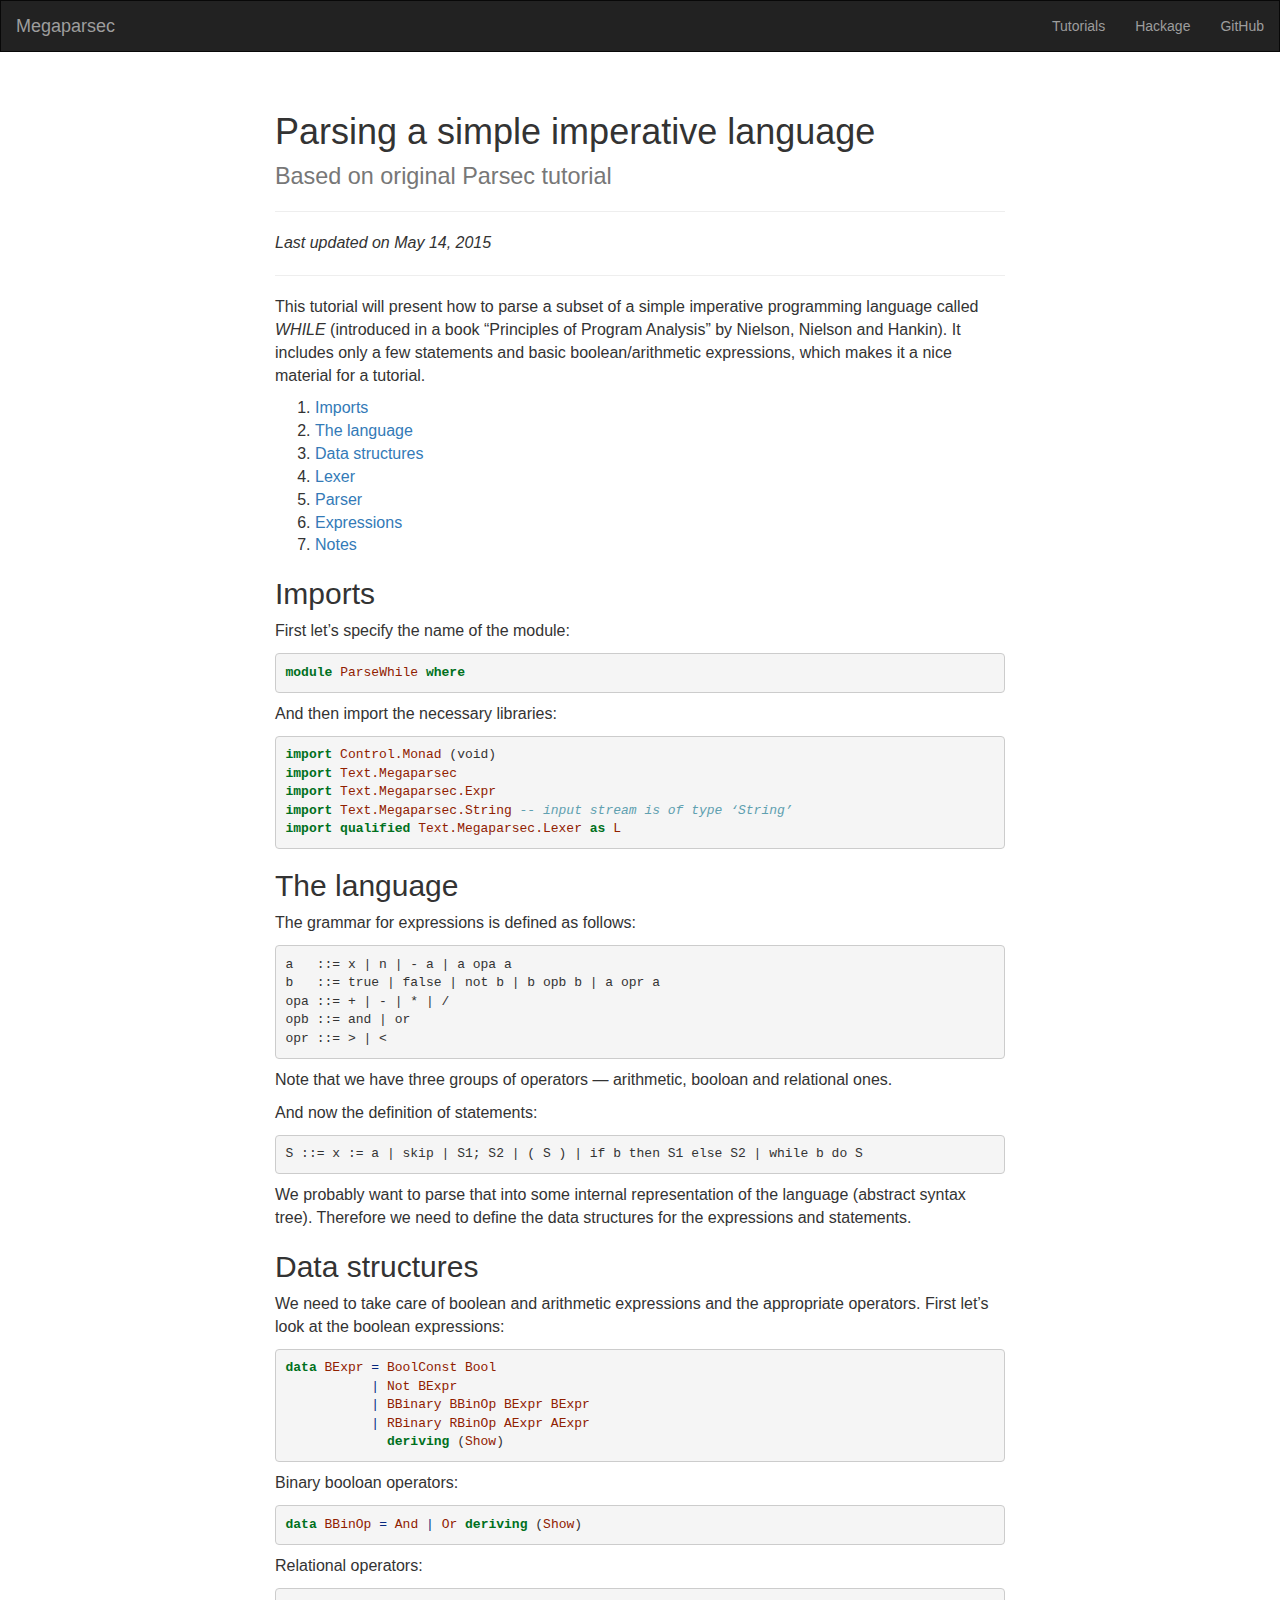
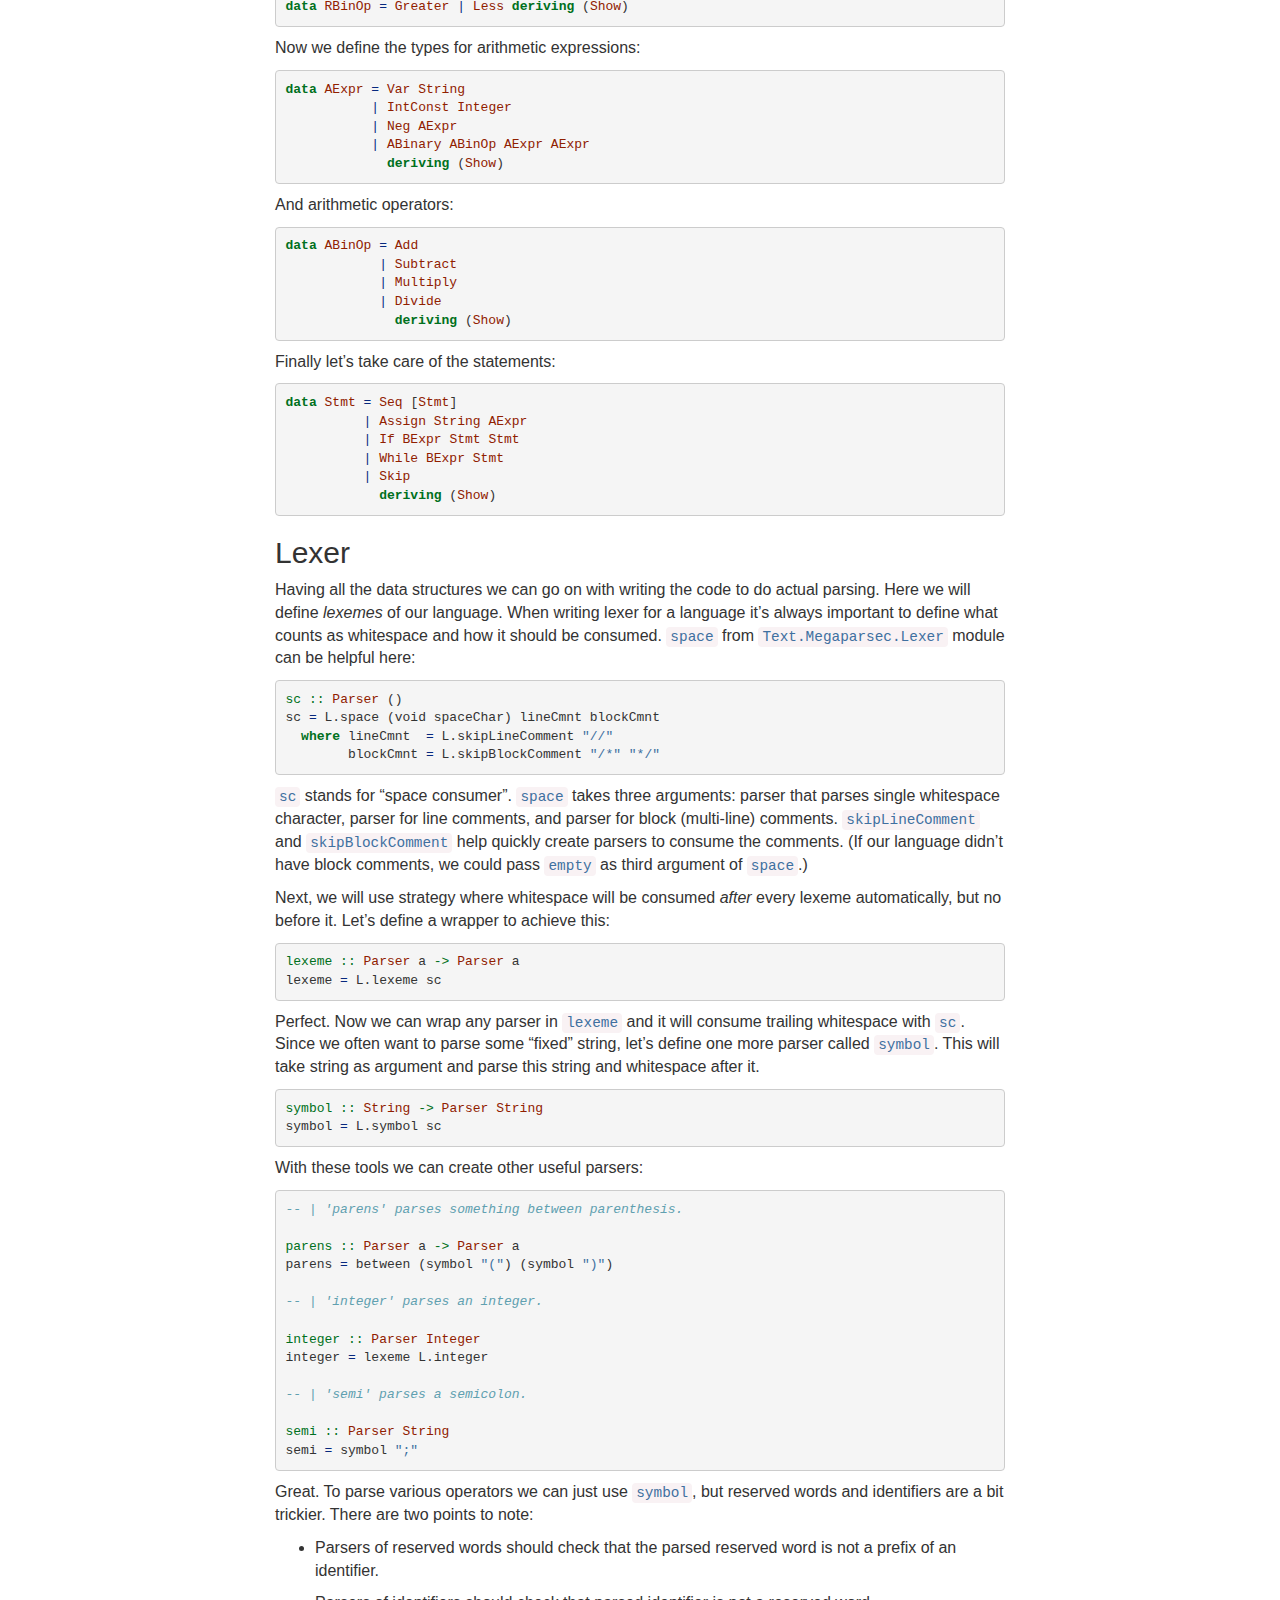
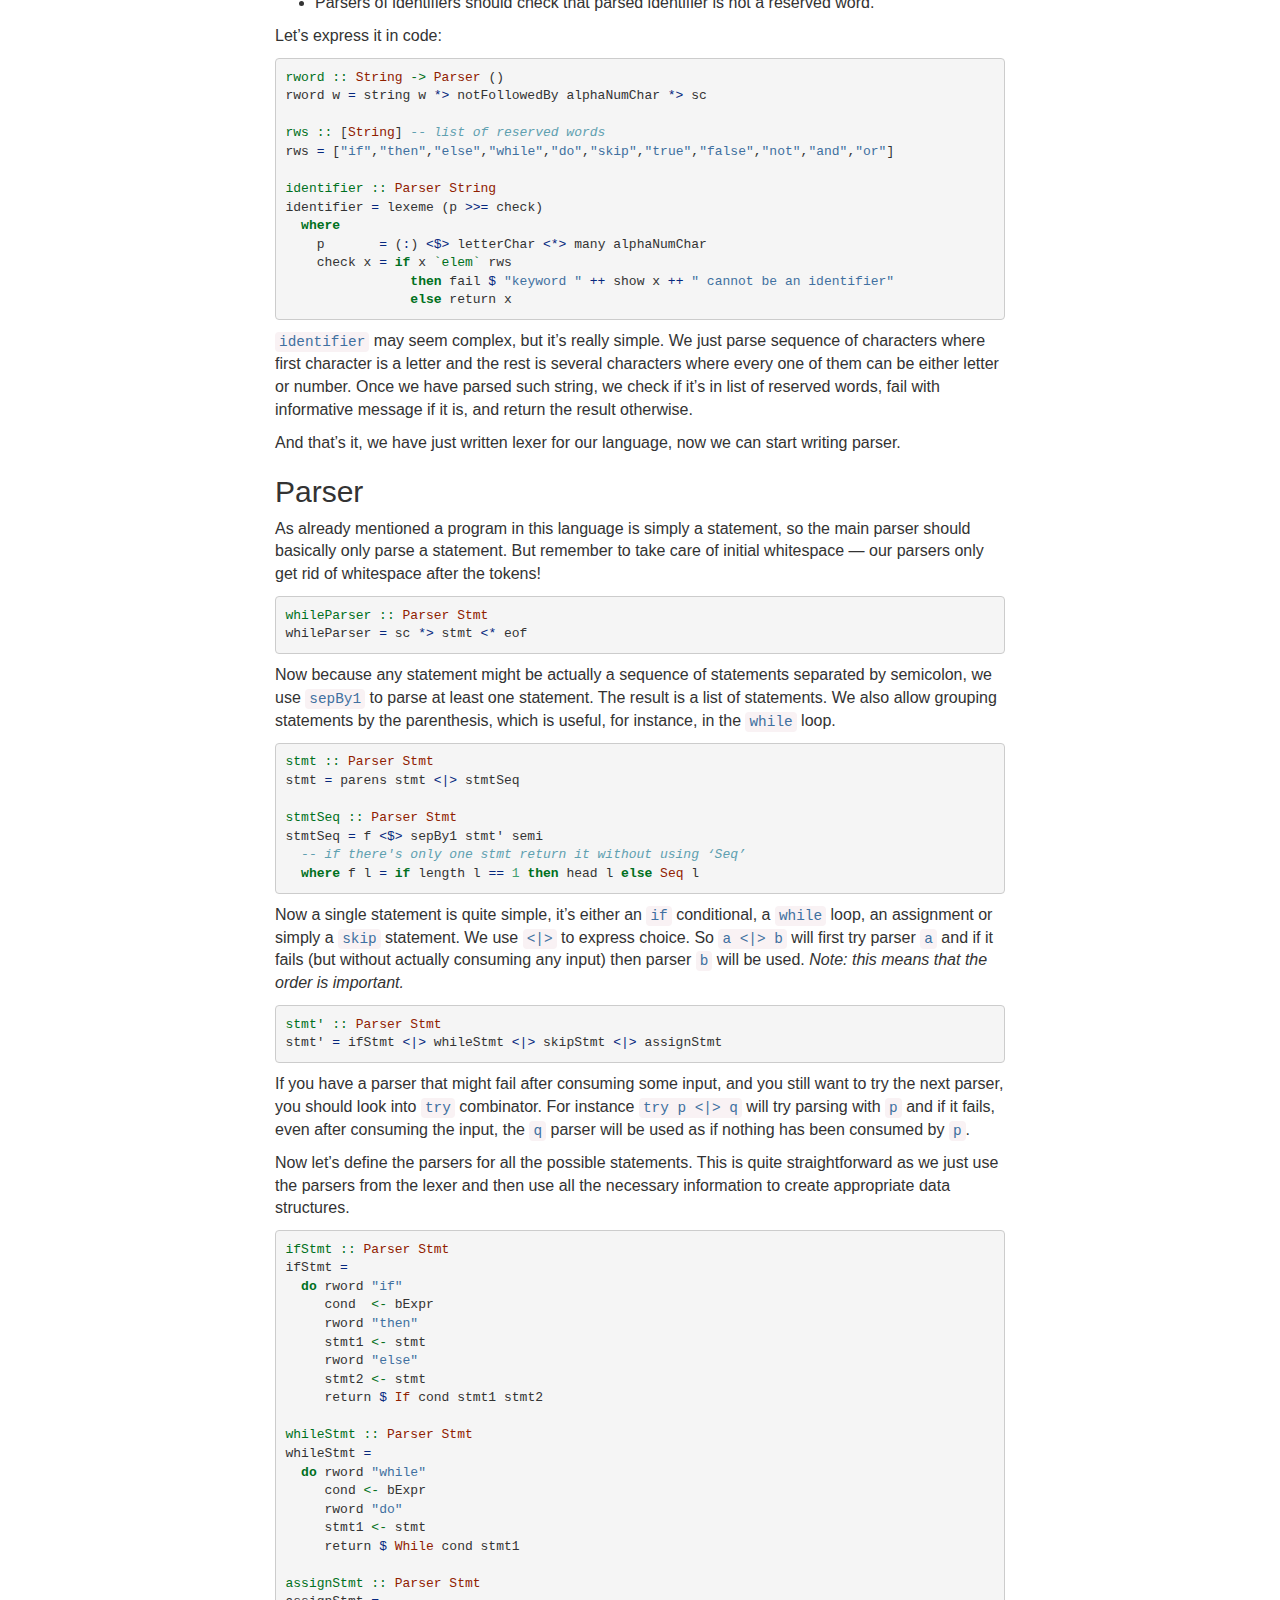
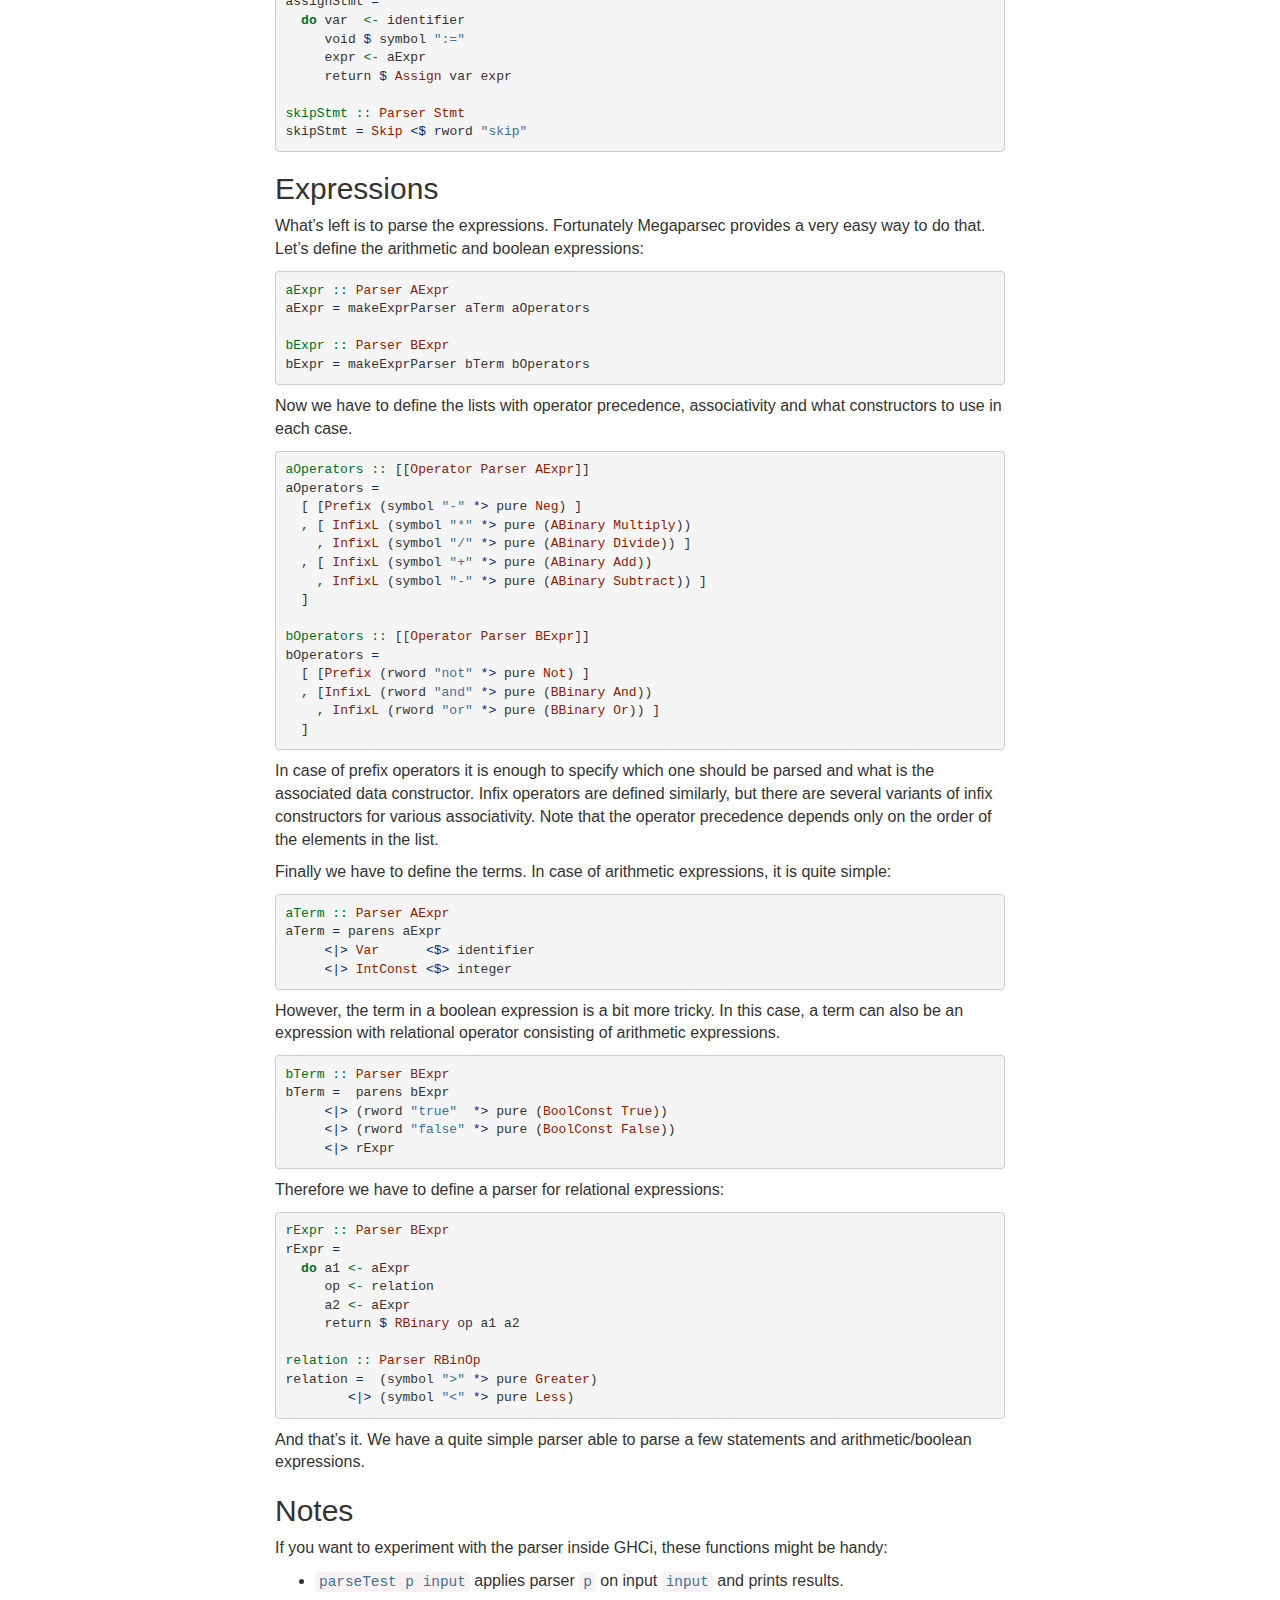
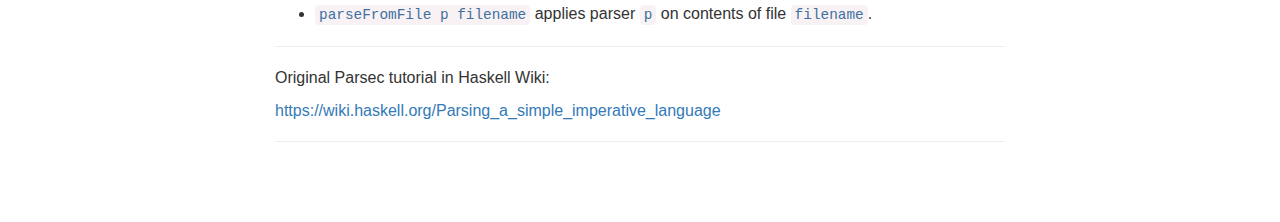
<file: tutorials/parsing-simple-imperative-language.html>
<!DOCTYPE html>
<html lang="en">
  <head>
    <meta charset="utf-8" />
    <meta http-equiv="X-UA-Compatible" content="IE=edge" />
    <meta name="viewport" content="width=device-width, initial-scale=1" />
    <meta name="description" content />
    <meta name="author" content />
    <title>Megaparsec | Parsing a simple imperative language</title>
    <link rel="stylesheet" href="https://maxcdn.bootstrapcdn.com/bootstrap/3.3.7/css/bootstrap.min.css" integrity="sha384-BVYiiSIFeK1dGmJRAkycuHAHRg32OmUcww7on3RYdg4Va+PmSTsz/K68vbdEjh4u" crossorigin="anonymous">
    <link rel="stylesheet" type="text/css" href="../css/megaparsec.css" />
  </head>

  <body>

    <div class="navbar navbar-inverse" role="navigation">
      <div class="container-fluid">
        <div class="navbar-header">
          <a class="navbar-brand" href="../">
            Megaparsec
          </a>
        </div>
        <div class="navbar-right">
          <ul class="nav navbar-nav">
            
            <li>
              <a href="../tutorials.html">Tutorials</a>
            </li>
            
            <li>
              <a href="https://hackage.haskell.org/package/megaparsec">Hackage</a>
            </li>
            
            <li>
              <a href="https://github.com/mrkkrp/megaparsec">GitHub</a>
            </li>
            
          </ul>
        </div>
      </div>
    </div>

    <div class="container">
      <div class="row-fluid">
        <div class="col-sm-10 col-sm-offset-1 col-md-8 col-md-offset-2 main">
          <div class="page-header">
            <h1>Parsing a simple imperative language
              
              <br />
              <small>
                Based on original Parsec tutorial
              </small>
              
            </h1>
            <hr />
            <div class="content">
              
<em>Last updated on May 14, 2015</em>
<hr />


<p>This tutorial will present how to parse a subset of a simple imperative programming language called <em>WHILE</em> (introduced in a book “Principles of Program Analysis” by Nielson, Nielson and Hankin). It includes only a few statements and basic boolean/arithmetic expressions, which makes it a nice material for a tutorial.</p>
<ol style="list-style-type: decimal">
<li><a href="#imports">Imports</a></li>
<li><a href="#the-language">The language</a></li>
<li><a href="#data-structures">Data structures</a></li>
<li><a href="#lexer">Lexer</a></li>
<li><a href="#parser">Parser</a></li>
<li><a href="#expressions">Expressions</a></li>
<li><a href="#notes">Notes</a></li>
</ol>
<h2 id="imports">Imports</h2>
<p>First let’s specify the name of the module:</p>
<div class="sourceCode"><pre class="sourceCode haskell"><code class="sourceCode haskell"><span class="kw">module</span> <span class="dt">ParseWhile</span> <span class="kw">where</span></code></pre></div>
<p>And then import the necessary libraries:</p>
<div class="sourceCode"><pre class="sourceCode haskell"><code class="sourceCode haskell"><span class="kw">import </span><span class="dt">Control.Monad</span> (void)
<span class="kw">import </span><span class="dt">Text.Megaparsec</span>
<span class="kw">import </span><span class="dt">Text.Megaparsec.Expr</span>
<span class="kw">import </span><span class="dt">Text.Megaparsec.String</span> <span class="co">-- input stream is of type ‘String’</span>
<span class="kw">import qualified</span> <span class="dt">Text.Megaparsec.Lexer</span> <span class="kw">as</span> <span class="dt">L</span></code></pre></div>
<h2 id="the-language">The language</h2>
<p>The grammar for expressions is defined as follows:</p>
<pre><code>a   ::= x | n | - a | a opa a
b   ::= true | false | not b | b opb b | a opr a
opa ::= + | - | * | /
opb ::= and | or
opr ::= &gt; | &lt;</code></pre>
<p>Note that we have three groups of operators — arithmetic, booloan and relational ones.</p>
<p>And now the definition of statements:</p>
<pre><code>S ::= x := a | skip | S1; S2 | ( S ) | if b then S1 else S2 | while b do S</code></pre>
<p>We probably want to parse that into some internal representation of the language (abstract syntax tree). Therefore we need to define the data structures for the expressions and statements.</p>
<h2 id="data-structures">Data structures</h2>
<p>We need to take care of boolean and arithmetic expressions and the appropriate operators. First let’s look at the boolean expressions:</p>
<div class="sourceCode"><pre class="sourceCode haskell"><code class="sourceCode haskell"><span class="kw">data</span> <span class="dt">BExpr</span> <span class="fu">=</span> <span class="dt">BoolConst</span> <span class="dt">Bool</span>
           <span class="fu">|</span> <span class="dt">Not</span> <span class="dt">BExpr</span>
           <span class="fu">|</span> <span class="dt">BBinary</span> <span class="dt">BBinOp</span> <span class="dt">BExpr</span> <span class="dt">BExpr</span>
           <span class="fu">|</span> <span class="dt">RBinary</span> <span class="dt">RBinOp</span> <span class="dt">AExpr</span> <span class="dt">AExpr</span>
             <span class="kw">deriving</span> (<span class="dt">Show</span>)</code></pre></div>
<p>Binary booloan operators:</p>
<div class="sourceCode"><pre class="sourceCode haskell"><code class="sourceCode haskell"><span class="kw">data</span> <span class="dt">BBinOp</span> <span class="fu">=</span> <span class="dt">And</span> <span class="fu">|</span> <span class="dt">Or</span> <span class="kw">deriving</span> (<span class="dt">Show</span>)</code></pre></div>
<p>Relational operators:</p>
<div class="sourceCode"><pre class="sourceCode haskell"><code class="sourceCode haskell"><span class="kw">data</span> <span class="dt">RBinOp</span> <span class="fu">=</span> <span class="dt">Greater</span> <span class="fu">|</span> <span class="dt">Less</span> <span class="kw">deriving</span> (<span class="dt">Show</span>)</code></pre></div>
<p>Now we define the types for arithmetic expressions:</p>
<div class="sourceCode"><pre class="sourceCode haskell"><code class="sourceCode haskell"><span class="kw">data</span> <span class="dt">AExpr</span> <span class="fu">=</span> <span class="dt">Var</span> <span class="dt">String</span>
           <span class="fu">|</span> <span class="dt">IntConst</span> <span class="dt">Integer</span>
           <span class="fu">|</span> <span class="dt">Neg</span> <span class="dt">AExpr</span>
           <span class="fu">|</span> <span class="dt">ABinary</span> <span class="dt">ABinOp</span> <span class="dt">AExpr</span> <span class="dt">AExpr</span>
             <span class="kw">deriving</span> (<span class="dt">Show</span>)</code></pre></div>
<p>And arithmetic operators:</p>
<div class="sourceCode"><pre class="sourceCode haskell"><code class="sourceCode haskell"><span class="kw">data</span> <span class="dt">ABinOp</span> <span class="fu">=</span> <span class="dt">Add</span>
            <span class="fu">|</span> <span class="dt">Subtract</span>
            <span class="fu">|</span> <span class="dt">Multiply</span>
            <span class="fu">|</span> <span class="dt">Divide</span>
              <span class="kw">deriving</span> (<span class="dt">Show</span>)</code></pre></div>
<p>Finally let’s take care of the statements:</p>
<div class="sourceCode"><pre class="sourceCode haskell"><code class="sourceCode haskell"><span class="kw">data</span> <span class="dt">Stmt</span> <span class="fu">=</span> <span class="dt">Seq</span> [<span class="dt">Stmt</span>]
          <span class="fu">|</span> <span class="dt">Assign</span> <span class="dt">String</span> <span class="dt">AExpr</span>
          <span class="fu">|</span> <span class="dt">If</span> <span class="dt">BExpr</span> <span class="dt">Stmt</span> <span class="dt">Stmt</span>
          <span class="fu">|</span> <span class="dt">While</span> <span class="dt">BExpr</span> <span class="dt">Stmt</span>
          <span class="fu">|</span> <span class="dt">Skip</span>
            <span class="kw">deriving</span> (<span class="dt">Show</span>)</code></pre></div>
<h2 id="lexer">Lexer</h2>
<p>Having all the data structures we can go on with writing the code to do actual parsing. Here we will define <em>lexemes</em> of our language. When writing lexer for a language it’s always important to define what counts as whitespace and how it should be consumed. <code>space</code> from <code>Text.Megaparsec.Lexer</code> module can be helpful here:</p>
<div class="sourceCode"><pre class="sourceCode haskell"><code class="sourceCode haskell"><span class="ot">sc ::</span> <span class="dt">Parser</span> ()
sc <span class="fu">=</span> L.space (void spaceChar) lineCmnt blockCmnt
  <span class="kw">where</span> lineCmnt  <span class="fu">=</span> L.skipLineComment <span class="st">&quot;//&quot;</span>
        blockCmnt <span class="fu">=</span> L.skipBlockComment <span class="st">&quot;/*&quot;</span> <span class="st">&quot;*/&quot;</span></code></pre></div>
<p><code>sc</code> stands for “space consumer”. <code>space</code> takes three arguments: parser that parses single whitespace character, parser for line comments, and parser for block (multi-line) comments. <code>skipLineComment</code> and <code>skipBlockComment</code> help quickly create parsers to consume the comments. (If our language didn’t have block comments, we could pass <code>empty</code> as third argument of <code>space</code>.)</p>
<p>Next, we will use strategy where whitespace will be consumed <em>after</em> every lexeme automatically, but no before it. Let’s define a wrapper to achieve this:</p>
<div class="sourceCode"><pre class="sourceCode haskell"><code class="sourceCode haskell"><span class="ot">lexeme ::</span> <span class="dt">Parser</span> a <span class="ot">-&gt;</span> <span class="dt">Parser</span> a
lexeme <span class="fu">=</span> L.lexeme sc</code></pre></div>
<p>Perfect. Now we can wrap any parser in <code>lexeme</code> and it will consume trailing whitespace with <code>sc</code>. Since we often want to parse some “fixed” string, let’s define one more parser called <code>symbol</code>. This will take string as argument and parse this string and whitespace after it.</p>
<div class="sourceCode"><pre class="sourceCode haskell"><code class="sourceCode haskell"><span class="ot">symbol ::</span> <span class="dt">String</span> <span class="ot">-&gt;</span> <span class="dt">Parser</span> <span class="dt">String</span>
symbol <span class="fu">=</span> L.symbol sc</code></pre></div>
<p>With these tools we can create other useful parsers:</p>
<div class="sourceCode"><pre class="sourceCode haskell"><code class="sourceCode haskell"><span class="co">-- | 'parens' parses something between parenthesis.</span>

<span class="ot">parens ::</span> <span class="dt">Parser</span> a <span class="ot">-&gt;</span> <span class="dt">Parser</span> a
parens <span class="fu">=</span> between (symbol <span class="st">&quot;(&quot;</span>) (symbol <span class="st">&quot;)&quot;</span>)

<span class="co">-- | 'integer' parses an integer.</span>

<span class="ot">integer ::</span> <span class="dt">Parser</span> <span class="dt">Integer</span>
integer <span class="fu">=</span> lexeme L.integer

<span class="co">-- | 'semi' parses a semicolon.</span>

<span class="ot">semi ::</span> <span class="dt">Parser</span> <span class="dt">String</span>
semi <span class="fu">=</span> symbol <span class="st">&quot;;&quot;</span></code></pre></div>
<p>Great. To parse various operators we can just use <code>symbol</code>, but reserved words and identifiers are a bit trickier. There are two points to note:</p>
<ul>
<li><p>Parsers of reserved words should check that the parsed reserved word is not a prefix of an identifier.</p></li>
<li><p>Parsers of identifiers should check that parsed identifier is not a reserved word.</p></li>
</ul>
<p>Let’s express it in code:</p>
<div class="sourceCode"><pre class="sourceCode haskell"><code class="sourceCode haskell"><span class="ot">rword ::</span> <span class="dt">String</span> <span class="ot">-&gt;</span> <span class="dt">Parser</span> ()
rword w <span class="fu">=</span> string w <span class="fu">*&gt;</span> notFollowedBy alphaNumChar <span class="fu">*&gt;</span> sc

<span class="ot">rws ::</span> [<span class="dt">String</span>] <span class="co">-- list of reserved words</span>
rws <span class="fu">=</span> [<span class="st">&quot;if&quot;</span>,<span class="st">&quot;then&quot;</span>,<span class="st">&quot;else&quot;</span>,<span class="st">&quot;while&quot;</span>,<span class="st">&quot;do&quot;</span>,<span class="st">&quot;skip&quot;</span>,<span class="st">&quot;true&quot;</span>,<span class="st">&quot;false&quot;</span>,<span class="st">&quot;not&quot;</span>,<span class="st">&quot;and&quot;</span>,<span class="st">&quot;or&quot;</span>]

<span class="ot">identifier ::</span> <span class="dt">Parser</span> <span class="dt">String</span>
identifier <span class="fu">=</span> lexeme (p <span class="fu">&gt;&gt;=</span> check)
  <span class="kw">where</span>
    p       <span class="fu">=</span> (<span class="fu">:</span>) <span class="fu">&lt;$&gt;</span> letterChar <span class="fu">&lt;*&gt;</span> many alphaNumChar
    check x <span class="fu">=</span> <span class="kw">if</span> x <span class="ot">`elem`</span> rws
                <span class="kw">then</span> fail <span class="fu">$</span> <span class="st">&quot;keyword &quot;</span> <span class="fu">++</span> show x <span class="fu">++</span> <span class="st">&quot; cannot be an identifier&quot;</span>
                <span class="kw">else</span> return x</code></pre></div>
<p><code>identifier</code> may seem complex, but it’s really simple. We just parse sequence of characters where first character is a letter and the rest is several characters where every one of them can be either letter or number. Once we have parsed such string, we check if it’s in list of reserved words, fail with informative message if it is, and return the result otherwise.</p>
<p>And that’s it, we have just written lexer for our language, now we can start writing parser.</p>
<h2 id="parser">Parser</h2>
<p>As already mentioned a program in this language is simply a statement, so the main parser should basically only parse a statement. But remember to take care of initial whitespace — our parsers only get rid of whitespace after the tokens!</p>
<div class="sourceCode"><pre class="sourceCode haskell"><code class="sourceCode haskell"><span class="ot">whileParser ::</span> <span class="dt">Parser</span> <span class="dt">Stmt</span>
whileParser <span class="fu">=</span> sc <span class="fu">*&gt;</span> stmt <span class="fu">&lt;*</span> eof</code></pre></div>
<p>Now because any statement might be actually a sequence of statements separated by semicolon, we use <code>sepBy1</code> to parse at least one statement. The result is a list of statements. We also allow grouping statements by the parenthesis, which is useful, for instance, in the <code>while</code> loop.</p>
<div class="sourceCode"><pre class="sourceCode haskell"><code class="sourceCode haskell"><span class="ot">stmt ::</span> <span class="dt">Parser</span> <span class="dt">Stmt</span>
stmt <span class="fu">=</span> parens stmt <span class="fu">&lt;|&gt;</span> stmtSeq

<span class="ot">stmtSeq ::</span> <span class="dt">Parser</span> <span class="dt">Stmt</span>
stmtSeq <span class="fu">=</span> f <span class="fu">&lt;$&gt;</span> sepBy1 stmt' semi
  <span class="co">-- if there's only one stmt return it without using ‘Seq’</span>
  <span class="kw">where</span> f l <span class="fu">=</span> <span class="kw">if</span> length l <span class="fu">==</span> <span class="dv">1</span> <span class="kw">then</span> head l <span class="kw">else</span> <span class="dt">Seq</span> l</code></pre></div>
<p>Now a single statement is quite simple, it’s either an <code>if</code> conditional, a <code>while</code> loop, an assignment or simply a <code>skip</code> statement. We use <code>&lt;|&gt;</code> to express choice. So <code>a &lt;|&gt; b</code> will first try parser <code>a</code> and if it fails (but without actually consuming any input) then parser <code>b</code> will be used. <em>Note: this means that the order is important.</em></p>
<div class="sourceCode"><pre class="sourceCode haskell"><code class="sourceCode haskell"><span class="ot">stmt' ::</span> <span class="dt">Parser</span> <span class="dt">Stmt</span>
stmt' <span class="fu">=</span> ifStmt <span class="fu">&lt;|&gt;</span> whileStmt <span class="fu">&lt;|&gt;</span> skipStmt <span class="fu">&lt;|&gt;</span> assignStmt</code></pre></div>
<p>If you have a parser that might fail after consuming some input, and you still want to try the next parser, you should look into <code>try</code> combinator. For instance <code>try p &lt;|&gt; q</code> will try parsing with <code>p</code> and if it fails, even after consuming the input, the <code>q</code> parser will be used as if nothing has been consumed by <code>p</code>.</p>
<p>Now let’s define the parsers for all the possible statements. This is quite straightforward as we just use the parsers from the lexer and then use all the necessary information to create appropriate data structures.</p>
<div class="sourceCode"><pre class="sourceCode haskell"><code class="sourceCode haskell"><span class="ot">ifStmt ::</span> <span class="dt">Parser</span> <span class="dt">Stmt</span>
ifStmt <span class="fu">=</span>
  <span class="kw">do</span> rword <span class="st">&quot;if&quot;</span>
     cond  <span class="ot">&lt;-</span> bExpr
     rword <span class="st">&quot;then&quot;</span>
     stmt1 <span class="ot">&lt;-</span> stmt
     rword <span class="st">&quot;else&quot;</span>
     stmt2 <span class="ot">&lt;-</span> stmt
     return <span class="fu">$</span> <span class="dt">If</span> cond stmt1 stmt2

<span class="ot">whileStmt ::</span> <span class="dt">Parser</span> <span class="dt">Stmt</span>
whileStmt <span class="fu">=</span>
  <span class="kw">do</span> rword <span class="st">&quot;while&quot;</span>
     cond <span class="ot">&lt;-</span> bExpr
     rword <span class="st">&quot;do&quot;</span>
     stmt1 <span class="ot">&lt;-</span> stmt
     return <span class="fu">$</span> <span class="dt">While</span> cond stmt1

<span class="ot">assignStmt ::</span> <span class="dt">Parser</span> <span class="dt">Stmt</span>
assignStmt <span class="fu">=</span>
  <span class="kw">do</span> var  <span class="ot">&lt;-</span> identifier
     void <span class="fu">$</span> symbol <span class="st">&quot;:=&quot;</span>
     expr <span class="ot">&lt;-</span> aExpr
     return <span class="fu">$</span> <span class="dt">Assign</span> var expr

<span class="ot">skipStmt ::</span> <span class="dt">Parser</span> <span class="dt">Stmt</span>
skipStmt <span class="fu">=</span> <span class="dt">Skip</span> <span class="fu">&lt;$</span> rword <span class="st">&quot;skip&quot;</span></code></pre></div>
<h2 id="expressions">Expressions</h2>
<p>What’s left is to parse the expressions. Fortunately Megaparsec provides a very easy way to do that. Let’s define the arithmetic and boolean expressions:</p>
<div class="sourceCode"><pre class="sourceCode haskell"><code class="sourceCode haskell"><span class="ot">aExpr ::</span> <span class="dt">Parser</span> <span class="dt">AExpr</span>
aExpr <span class="fu">=</span> makeExprParser aTerm aOperators

<span class="ot">bExpr ::</span> <span class="dt">Parser</span> <span class="dt">BExpr</span>
bExpr <span class="fu">=</span> makeExprParser bTerm bOperators</code></pre></div>
<p>Now we have to define the lists with operator precedence, associativity and what constructors to use in each case.</p>
<div class="sourceCode"><pre class="sourceCode haskell"><code class="sourceCode haskell"><span class="ot">aOperators ::</span> [[<span class="dt">Operator</span> <span class="dt">Parser</span> <span class="dt">AExpr</span>]]
aOperators <span class="fu">=</span>
  [ [<span class="dt">Prefix</span> (symbol <span class="st">&quot;-&quot;</span> <span class="fu">*&gt;</span> pure <span class="dt">Neg</span>) ]
  , [ <span class="dt">InfixL</span> (symbol <span class="st">&quot;*&quot;</span> <span class="fu">*&gt;</span> pure (<span class="dt">ABinary</span> <span class="dt">Multiply</span>))
    , <span class="dt">InfixL</span> (symbol <span class="st">&quot;/&quot;</span> <span class="fu">*&gt;</span> pure (<span class="dt">ABinary</span> <span class="dt">Divide</span>)) ]
  , [ <span class="dt">InfixL</span> (symbol <span class="st">&quot;+&quot;</span> <span class="fu">*&gt;</span> pure (<span class="dt">ABinary</span> <span class="dt">Add</span>))
    , <span class="dt">InfixL</span> (symbol <span class="st">&quot;-&quot;</span> <span class="fu">*&gt;</span> pure (<span class="dt">ABinary</span> <span class="dt">Subtract</span>)) ]
  ]

<span class="ot">bOperators ::</span> [[<span class="dt">Operator</span> <span class="dt">Parser</span> <span class="dt">BExpr</span>]]
bOperators <span class="fu">=</span>
  [ [<span class="dt">Prefix</span> (rword <span class="st">&quot;not&quot;</span> <span class="fu">*&gt;</span> pure <span class="dt">Not</span>) ]
  , [<span class="dt">InfixL</span> (rword <span class="st">&quot;and&quot;</span> <span class="fu">*&gt;</span> pure (<span class="dt">BBinary</span> <span class="dt">And</span>))
    , <span class="dt">InfixL</span> (rword <span class="st">&quot;or&quot;</span> <span class="fu">*&gt;</span> pure (<span class="dt">BBinary</span> <span class="dt">Or</span>)) ]
  ]</code></pre></div>
<p>In case of prefix operators it is enough to specify which one should be parsed and what is the associated data constructor. Infix operators are defined similarly, but there are several variants of infix constructors for various associativity. Note that the operator precedence depends only on the order of the elements in the list.</p>
<p>Finally we have to define the terms. In case of arithmetic expressions, it is quite simple:</p>
<div class="sourceCode"><pre class="sourceCode haskell"><code class="sourceCode haskell"><span class="ot">aTerm ::</span> <span class="dt">Parser</span> <span class="dt">AExpr</span>
aTerm <span class="fu">=</span> parens aExpr
     <span class="fu">&lt;|&gt;</span> <span class="dt">Var</span>      <span class="fu">&lt;$&gt;</span> identifier
     <span class="fu">&lt;|&gt;</span> <span class="dt">IntConst</span> <span class="fu">&lt;$&gt;</span> integer</code></pre></div>
<p>However, the term in a boolean expression is a bit more tricky. In this case, a term can also be an expression with relational operator consisting of arithmetic expressions.</p>
<div class="sourceCode"><pre class="sourceCode haskell"><code class="sourceCode haskell"><span class="ot">bTerm ::</span> <span class="dt">Parser</span> <span class="dt">BExpr</span>
bTerm <span class="fu">=</span>  parens bExpr
     <span class="fu">&lt;|&gt;</span> (rword <span class="st">&quot;true&quot;</span>  <span class="fu">*&gt;</span> pure (<span class="dt">BoolConst</span> <span class="dt">True</span>))
     <span class="fu">&lt;|&gt;</span> (rword <span class="st">&quot;false&quot;</span> <span class="fu">*&gt;</span> pure (<span class="dt">BoolConst</span> <span class="dt">False</span>))
     <span class="fu">&lt;|&gt;</span> rExpr</code></pre></div>
<p>Therefore we have to define a parser for relational expressions:</p>
<div class="sourceCode"><pre class="sourceCode haskell"><code class="sourceCode haskell"><span class="ot">rExpr ::</span> <span class="dt">Parser</span> <span class="dt">BExpr</span>
rExpr <span class="fu">=</span>
  <span class="kw">do</span> a1 <span class="ot">&lt;-</span> aExpr
     op <span class="ot">&lt;-</span> relation
     a2 <span class="ot">&lt;-</span> aExpr
     return <span class="fu">$</span> <span class="dt">RBinary</span> op a1 a2

<span class="ot">relation ::</span> <span class="dt">Parser</span> <span class="dt">RBinOp</span>
relation <span class="fu">=</span>  (symbol <span class="st">&quot;&gt;&quot;</span> <span class="fu">*&gt;</span> pure <span class="dt">Greater</span>)
        <span class="fu">&lt;|&gt;</span> (symbol <span class="st">&quot;&lt;&quot;</span> <span class="fu">*&gt;</span> pure <span class="dt">Less</span>)</code></pre></div>
<p>And that’s it. We have a quite simple parser able to parse a few statements and arithmetic/boolean expressions.</p>
<h2 id="notes">Notes</h2>
<p>If you want to experiment with the parser inside GHCi, these functions might be handy:</p>
<ul>
<li><p><code>parseTest p input</code> applies parser <code>p</code> on input <code>input</code> and prints results.</p></li>
<li><p><code>parseFromFile p filename</code> applies parser <code>p</code> on contents of file <code>filename</code>.</p></li>
</ul>
<hr />
<p>Original Parsec tutorial in Haskell Wiki:</p>
<p><a href="https://wiki.haskell.org/Parsing_a_simple_imperative_language" class="uri">https://wiki.haskell.org/Parsing_a_simple_imperative_language</a></p>

            </div>
          </div>
        </div>
      </div>
    </div>

    <script src="https://maxcdn.bootstrapcdn.com/bootstrap/3.3.7/js/bootstrap.min.js" integrity="sha384-Tc5IQib027qvyjSMfHjOMaLkfuWVxZxUPnCJA7l2mCWNIpG9mGCD8wGNIcPD7Txa" crossorigin="anonymous"></script>

  </body>
</html>
</file>
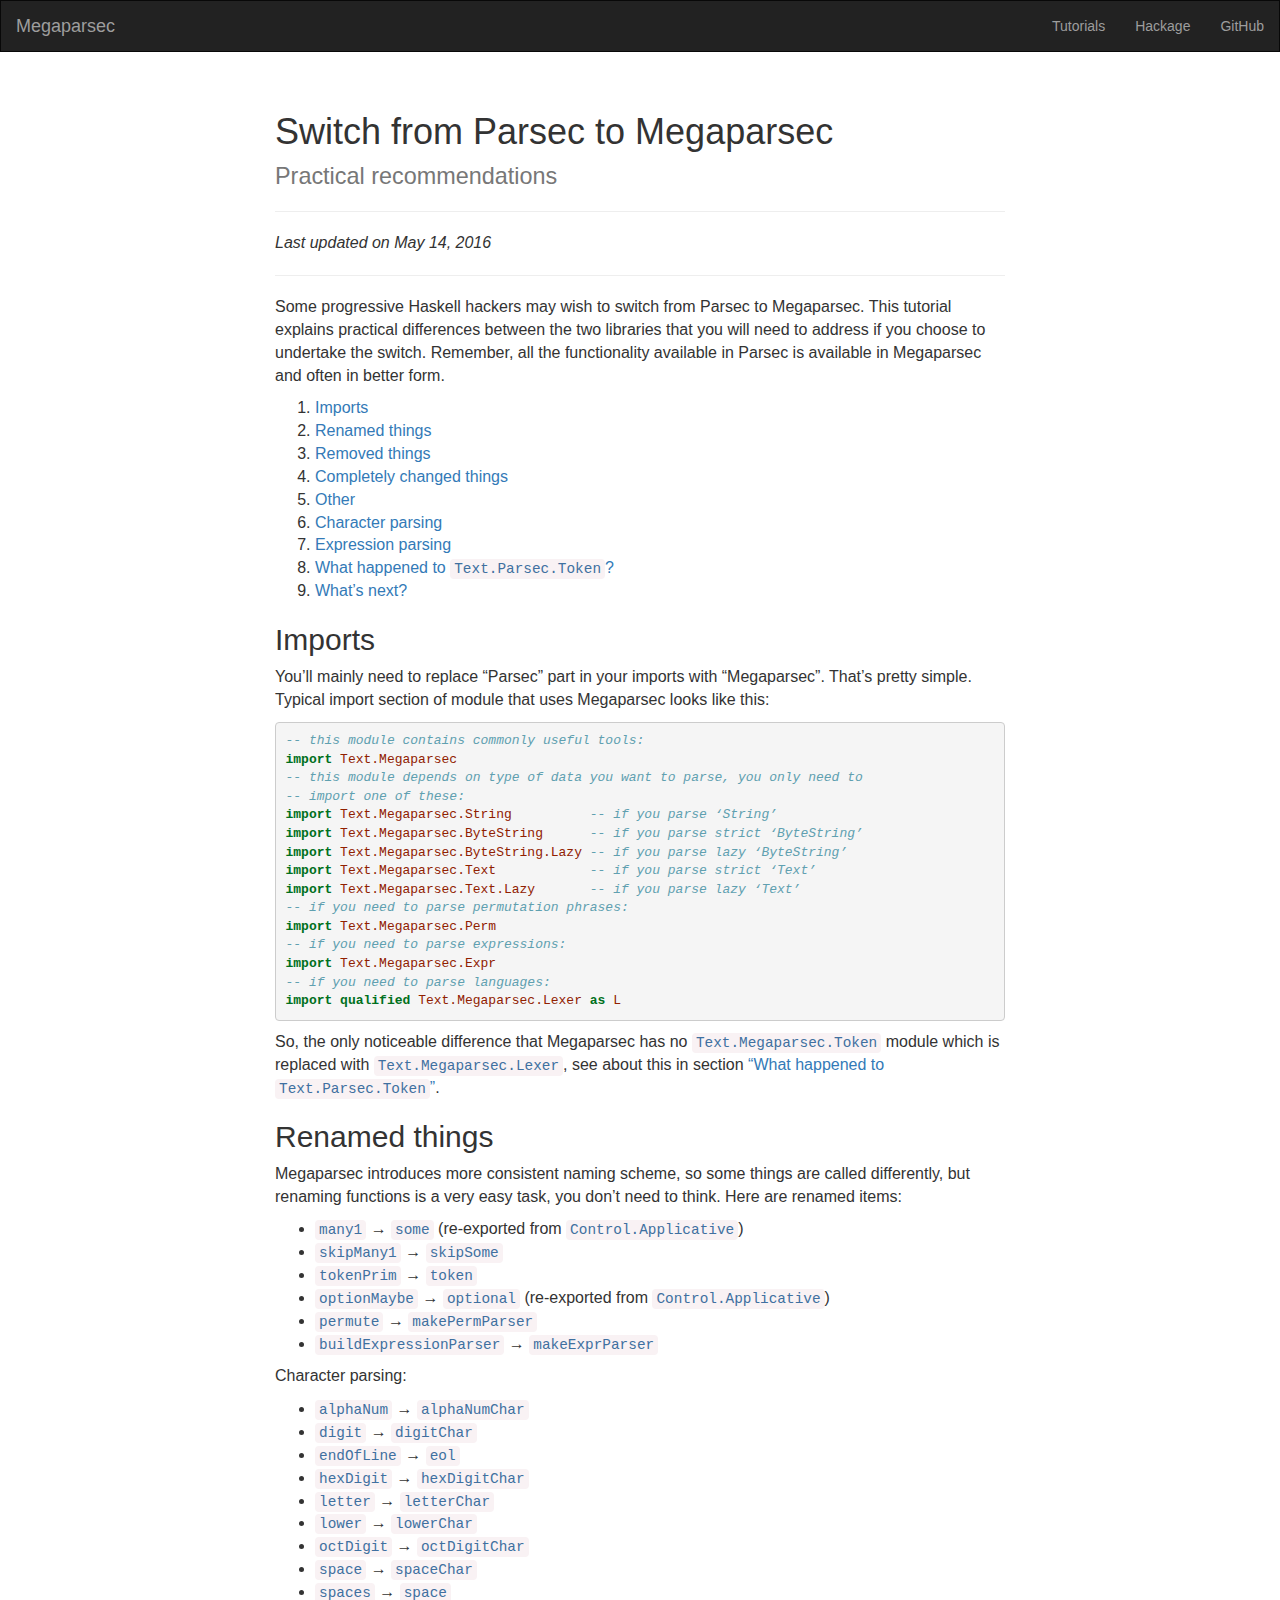
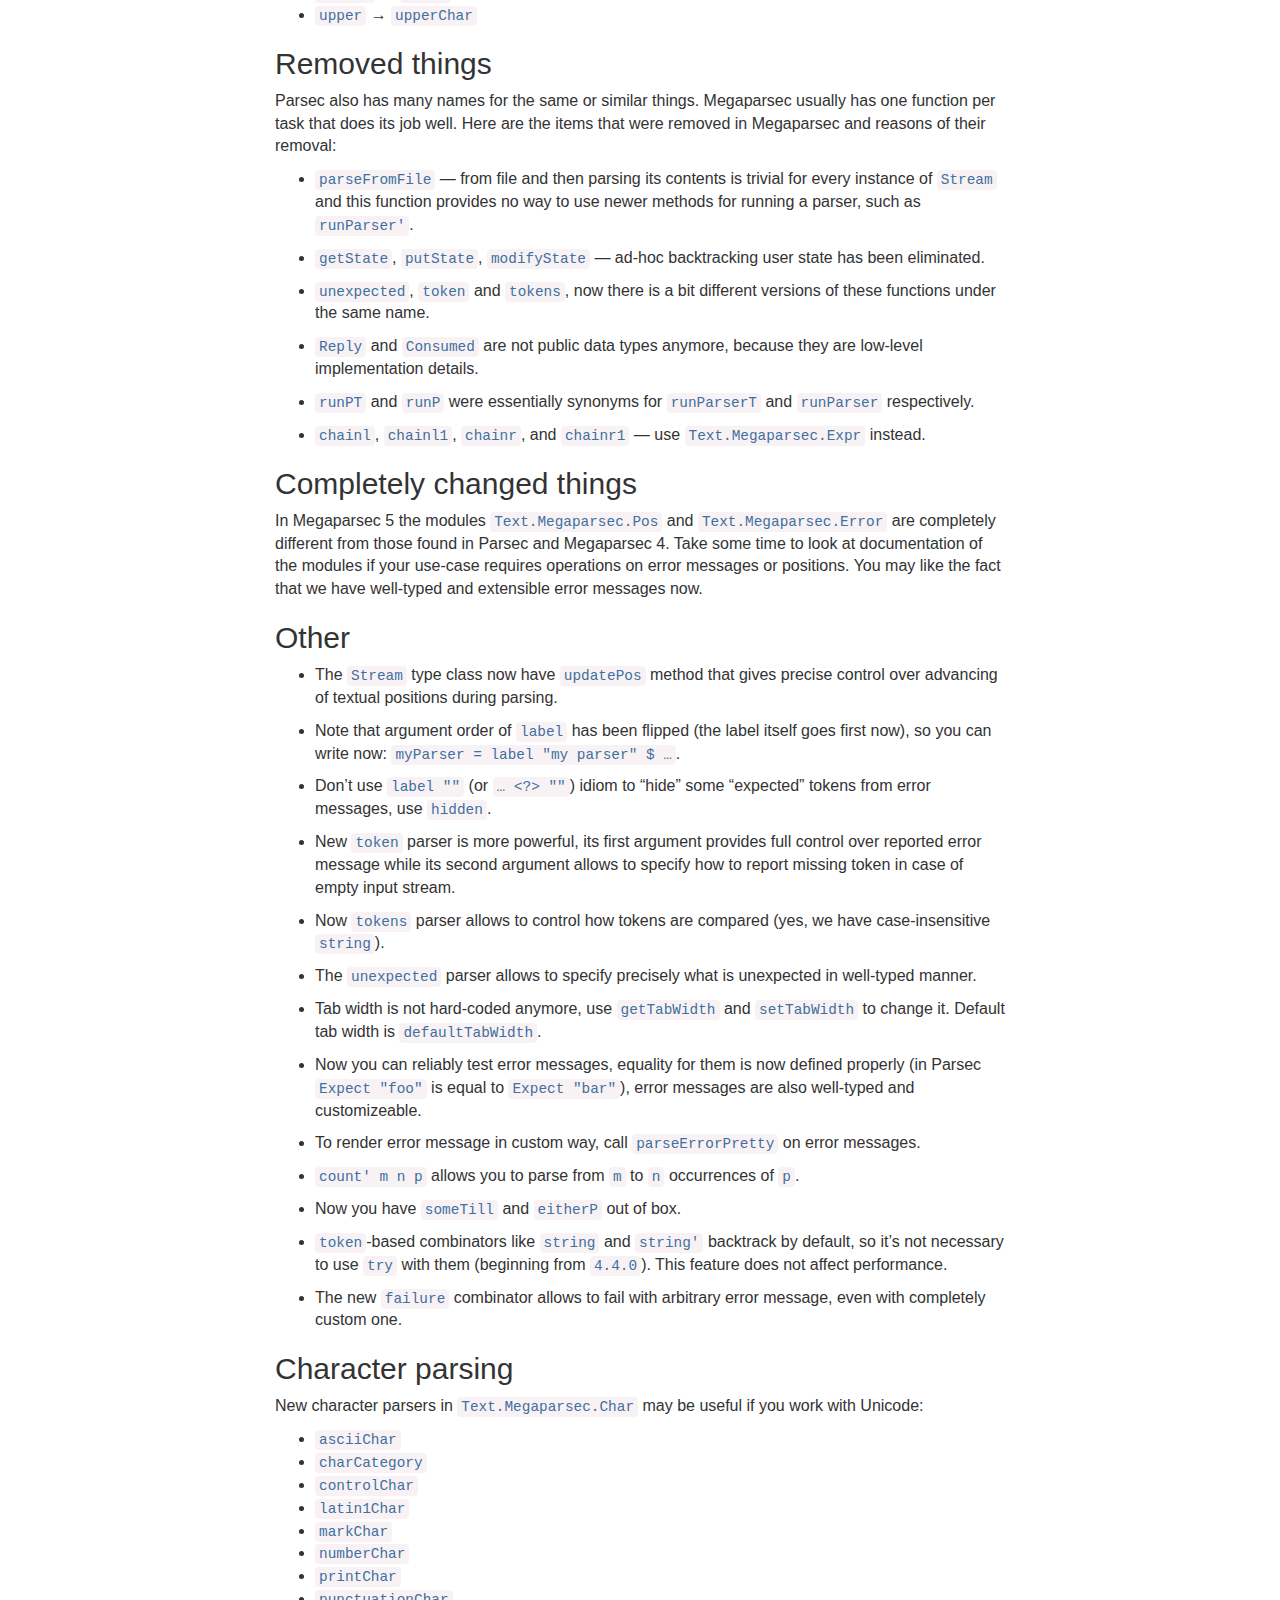
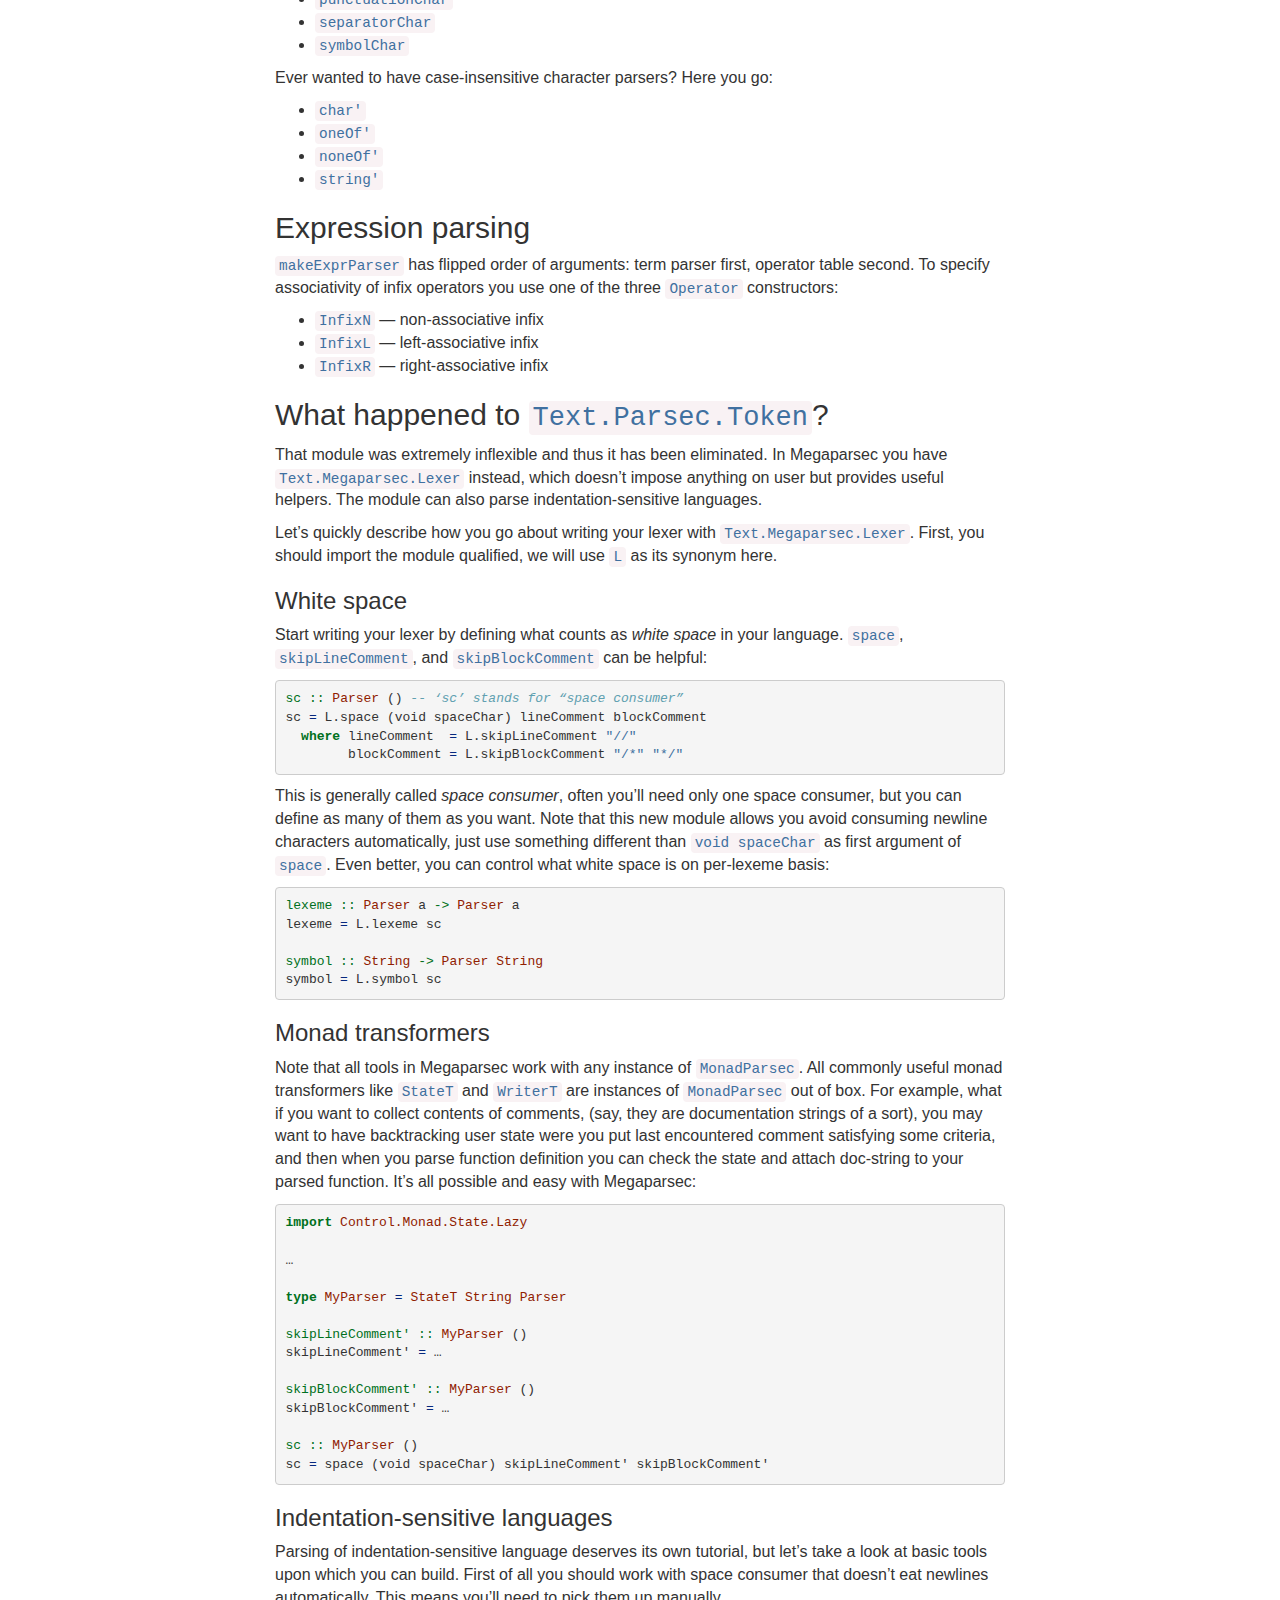
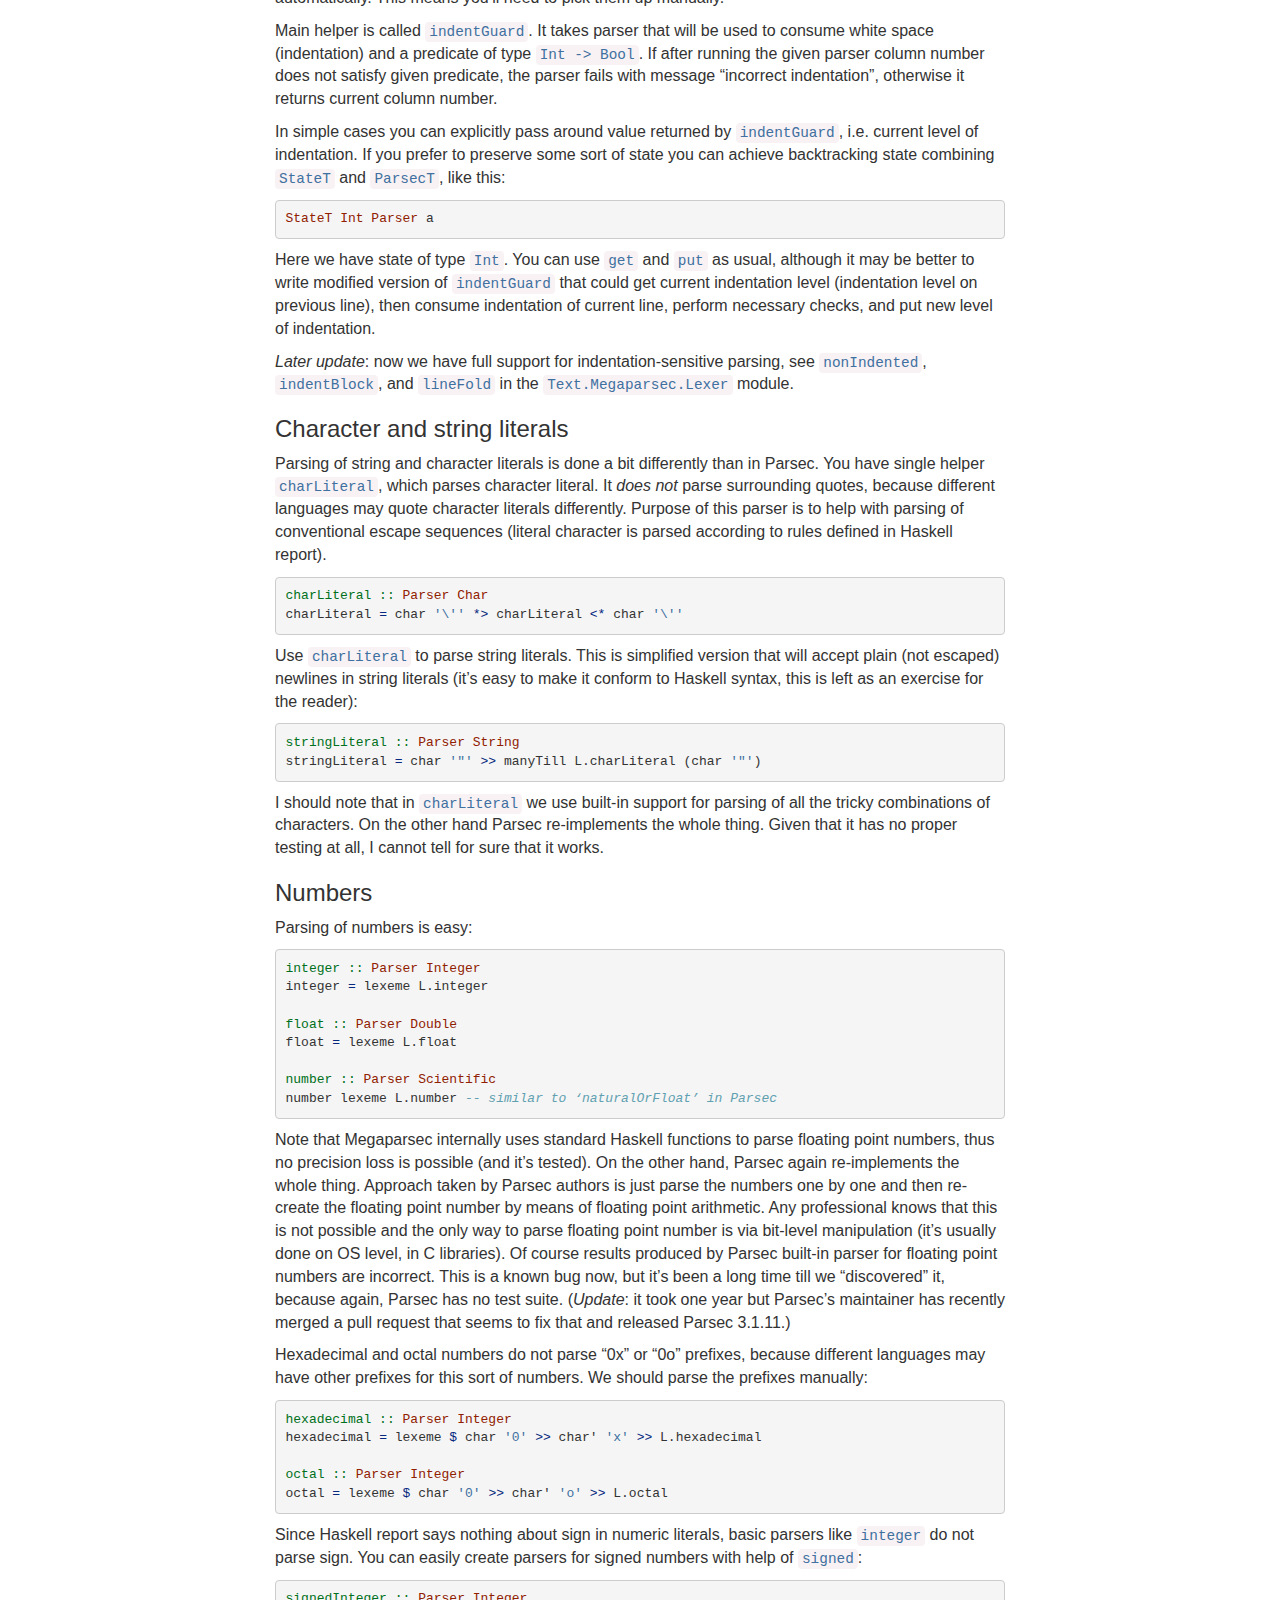
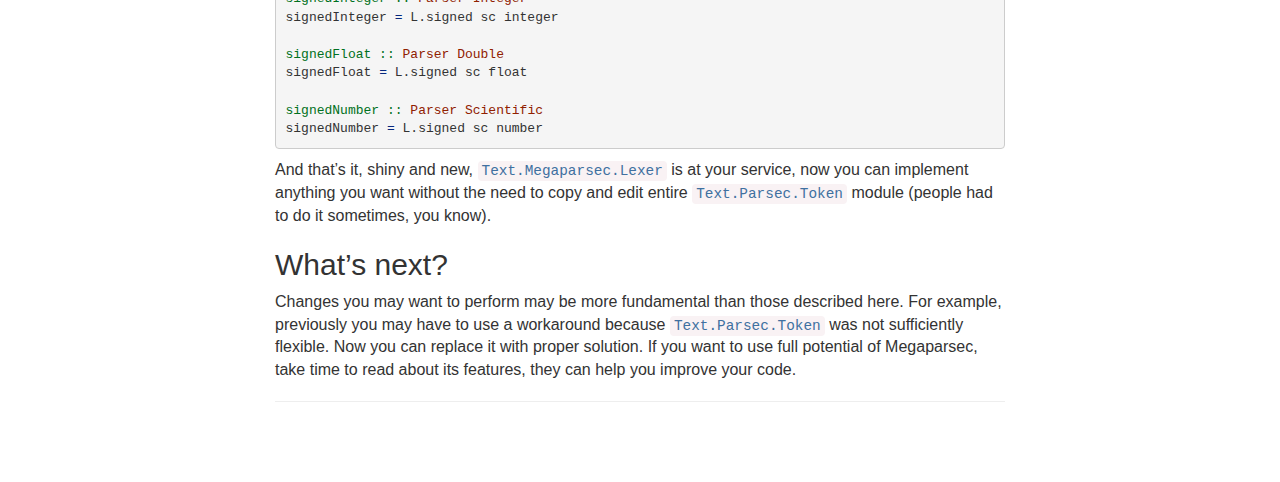
<file: tutorials/switch-from-parsec-to-megaparsec.html>
<!DOCTYPE html>
<html lang="en">
  <head>
    <meta charset="utf-8" />
    <meta http-equiv="X-UA-Compatible" content="IE=edge" />
    <meta name="viewport" content="width=device-width, initial-scale=1" />
    <meta name="description" content />
    <meta name="author" content />
    <title>Megaparsec | Switch from Parsec to Megaparsec</title>
    <link rel="stylesheet" href="https://maxcdn.bootstrapcdn.com/bootstrap/3.3.7/css/bootstrap.min.css" integrity="sha384-BVYiiSIFeK1dGmJRAkycuHAHRg32OmUcww7on3RYdg4Va+PmSTsz/K68vbdEjh4u" crossorigin="anonymous">
    <link rel="stylesheet" type="text/css" href="../css/megaparsec.css" />
  </head>

  <body>

    <div class="navbar navbar-inverse" role="navigation">
      <div class="container-fluid">
        <div class="navbar-header">
          <a class="navbar-brand" href="../">
            Megaparsec
          </a>
        </div>
        <div class="navbar-right">
          <ul class="nav navbar-nav">
            
            <li>
              <a href="../tutorials.html">Tutorials</a>
            </li>
            
            <li>
              <a href="https://hackage.haskell.org/package/megaparsec">Hackage</a>
            </li>
            
            <li>
              <a href="https://github.com/mrkkrp/megaparsec">GitHub</a>
            </li>
            
          </ul>
        </div>
      </div>
    </div>

    <div class="container">
      <div class="row-fluid">
        <div class="col-sm-10 col-sm-offset-1 col-md-8 col-md-offset-2 main">
          <div class="page-header">
            <h1>Switch from Parsec to Megaparsec
              
              <br />
              <small>
                Practical recommendations
              </small>
              
            </h1>
            <hr />
            <div class="content">
              
<em>Last updated on May 14, 2016</em>
<hr />


<p>Some progressive Haskell hackers may wish to switch from Parsec to Megaparsec. This tutorial explains practical differences between the two libraries that you will need to address if you choose to undertake the switch. Remember, all the functionality available in Parsec is available in Megaparsec and often in better form.</p>
<ol style="list-style-type: decimal">
<li><a href="#imports">Imports</a></li>
<li><a href="#renamed-things">Renamed things</a></li>
<li><a href="#removed-things">Removed things</a></li>
<li><a href="#completely-changed-things">Completely changed things</a></li>
<li><a href="#other">Other</a></li>
<li><a href="#character-parsing">Character parsing</a></li>
<li><a href="#expression-parsing">Expression parsing</a></li>
<li><a href="#what-happened-to-text.parsec.token">What happened to <code>Text.Parsec.Token</code>?</a></li>
<li><a href="#whats-next">What’s next?</a></li>
</ol>
<h2 id="imports">Imports</h2>
<p>You’ll mainly need to replace “Parsec” part in your imports with “Megaparsec”. That’s pretty simple. Typical import section of module that uses Megaparsec looks like this:</p>
<div class="sourceCode"><pre class="sourceCode haskell"><code class="sourceCode haskell"><span class="co">-- this module contains commonly useful tools:</span>
<span class="kw">import </span><span class="dt">Text.Megaparsec</span>
<span class="co">-- this module depends on type of data you want to parse, you only need to</span>
<span class="co">-- import one of these:</span>
<span class="kw">import </span><span class="dt">Text.Megaparsec.String</span>          <span class="co">-- if you parse ‘String’</span>
<span class="kw">import </span><span class="dt">Text.Megaparsec.ByteString</span>      <span class="co">-- if you parse strict ‘ByteString’</span>
<span class="kw">import </span><span class="dt">Text.Megaparsec.ByteString.Lazy</span> <span class="co">-- if you parse lazy ‘ByteString’</span>
<span class="kw">import </span><span class="dt">Text.Megaparsec.Text</span>            <span class="co">-- if you parse strict ‘Text’</span>
<span class="kw">import </span><span class="dt">Text.Megaparsec.Text.Lazy</span>       <span class="co">-- if you parse lazy ‘Text’</span>
<span class="co">-- if you need to parse permutation phrases:</span>
<span class="kw">import </span><span class="dt">Text.Megaparsec.Perm</span>
<span class="co">-- if you need to parse expressions:</span>
<span class="kw">import </span><span class="dt">Text.Megaparsec.Expr</span>
<span class="co">-- if you need to parse languages:</span>
<span class="kw">import qualified</span> <span class="dt">Text.Megaparsec.Lexer</span> <span class="kw">as</span> <span class="dt">L</span></code></pre></div>
<p>So, the only noticeable difference that Megaparsec has no <code>Text.Megaparsec.Token</code> module which is replaced with <code>Text.Megaparsec.Lexer</code>, see about this in section <a href="#what-happened-to-text.parsec.token">“What happened to <code>Text.Parsec.Token</code>”</a>.</p>
<h2 id="renamed-things">Renamed things</h2>
<p>Megaparsec introduces more consistent naming scheme, so some things are called differently, but renaming functions is a very easy task, you don’t need to think. Here are renamed items:</p>
<ul>
<li><code>many1</code> → <code>some</code> (re-exported from <code>Control.Applicative</code>)</li>
<li><code>skipMany1</code> → <code>skipSome</code></li>
<li><code>tokenPrim</code> → <code>token</code></li>
<li><code>optionMaybe</code> → <code>optional</code> (re-exported from <code>Control.Applicative</code>)</li>
<li><code>permute</code> → <code>makePermParser</code></li>
<li><code>buildExpressionParser</code> → <code>makeExprParser</code></li>
</ul>
<p>Character parsing:</p>
<ul>
<li><code>alphaNum</code> → <code>alphaNumChar</code></li>
<li><code>digit</code> → <code>digitChar</code></li>
<li><code>endOfLine</code> → <code>eol</code></li>
<li><code>hexDigit</code> → <code>hexDigitChar</code></li>
<li><code>letter</code> → <code>letterChar</code></li>
<li><code>lower</code> → <code>lowerChar</code></li>
<li><code>octDigit</code> → <code>octDigitChar</code></li>
<li><code>space</code> → <code>spaceChar</code></li>
<li><code>spaces</code> → <code>space</code></li>
<li><code>upper</code> → <code>upperChar</code></li>
</ul>
<h2 id="removed-things">Removed things</h2>
<p>Parsec also has many names for the same or similar things. Megaparsec usually has one function per task that does its job well. Here are the items that were removed in Megaparsec and reasons of their removal:</p>
<ul>
<li><p><code>parseFromFile</code> — from file and then parsing its contents is trivial for every instance of <code>Stream</code> and this function provides no way to use newer methods for running a parser, such as <code>runParser'</code>.</p></li>
<li><p><code>getState</code>, <code>putState</code>, <code>modifyState</code> — ad-hoc backtracking user state has been eliminated.</p></li>
<li><p><code>unexpected</code>, <code>token</code> and <code>tokens</code>, now there is a bit different versions of these functions under the same name.</p></li>
<li><p><code>Reply</code> and <code>Consumed</code> are not public data types anymore, because they are low-level implementation details.</p></li>
<li><p><code>runPT</code> and <code>runP</code> were essentially synonyms for <code>runParserT</code> and <code>runParser</code> respectively.</p></li>
<li><p><code>chainl</code>, <code>chainl1</code>, <code>chainr</code>, and <code>chainr1</code> — use <a href="https://hackage.haskell.org/package/megaparsec/docs/Text-Megaparsec-Expr.html"><code>Text.Megaparsec.Expr</code></a> instead.</p></li>
</ul>
<h2 id="completely-changed-things">Completely changed things</h2>
<p>In Megaparsec 5 the modules <code>Text.Megaparsec.Pos</code> and <code>Text.Megaparsec.Error</code> are completely different from those found in Parsec and Megaparsec 4. Take some time to look at documentation of the modules if your use-case requires operations on error messages or positions. You may like the fact that we have well-typed and extensible error messages now.</p>
<h2 id="other">Other</h2>
<ul>
<li><p>The <code>Stream</code> type class now have <code>updatePos</code> method that gives precise control over advancing of textual positions during parsing.</p></li>
<li><p>Note that argument order of <code>label</code> has been flipped (the label itself goes first now), so you can write now: <code>myParser = label &quot;my parser&quot; $ …</code>.</p></li>
<li><p>Don’t use <code>label &quot;&quot;</code> (or <code>… &lt;?&gt; &quot;&quot;</code>) idiom to “hide” some “expected” tokens from error messages, use <code>hidden</code>.</p></li>
<li><p>New <code>token</code> parser is more powerful, its first argument provides full control over reported error message while its second argument allows to specify how to report missing token in case of empty input stream.</p></li>
<li><p>Now <code>tokens</code> parser allows to control how tokens are compared (yes, we have case-insensitive <code>string</code>).</p></li>
<li><p>The <code>unexpected</code> parser allows to specify precisely what is unexpected in well-typed manner.</p></li>
<li><p>Tab width is not hard-coded anymore, use <code>getTabWidth</code> and <code>setTabWidth</code> to change it. Default tab width is <code>defaultTabWidth</code>.</p></li>
<li><p>Now you can reliably test error messages, equality for them is now defined properly (in Parsec <code>Expect &quot;foo&quot;</code> is equal to <code>Expect &quot;bar&quot;</code>), error messages are also well-typed and customizeable.</p></li>
<li><p>To render error message in custom way, call <code>parseErrorPretty</code> on error messages.</p></li>
<li><p><code>count' m n p</code> allows you to parse from <code>m</code> to <code>n</code> occurrences of <code>p</code>.</p></li>
<li><p>Now you have <code>someTill</code> and <code>eitherP</code> out of box.</p></li>
<li><p><code>token</code>-based combinators like <code>string</code> and <code>string'</code> backtrack by default, so it’s not necessary to use <code>try</code> with them (beginning from <code>4.4.0</code>). This feature does not affect performance.</p></li>
<li><p>The new <code>failure</code> combinator allows to fail with arbitrary error message, even with completely custom one.</p></li>
</ul>
<h2 id="character-parsing">Character parsing</h2>
<p>New character parsers in <a href="https://hackage.haskell.org/package/megaparsec/docs/Text-Megaparsec-Char.html"><code>Text.Megaparsec.Char</code></a> may be useful if you work with Unicode:</p>
<ul>
<li><code>asciiChar</code></li>
<li><code>charCategory</code></li>
<li><code>controlChar</code></li>
<li><code>latin1Char</code></li>
<li><code>markChar</code></li>
<li><code>numberChar</code></li>
<li><code>printChar</code></li>
<li><code>punctuationChar</code></li>
<li><code>separatorChar</code></li>
<li><code>symbolChar</code></li>
</ul>
<p>Ever wanted to have case-insensitive character parsers? Here you go:</p>
<ul>
<li><code>char'</code></li>
<li><code>oneOf'</code></li>
<li><code>noneOf'</code></li>
<li><code>string'</code></li>
</ul>
<h2 id="expression-parsing">Expression parsing</h2>
<p><code>makeExprParser</code> has flipped order of arguments: term parser first, operator table second. To specify associativity of infix operators you use one of the three <code>Operator</code> constructors:</p>
<ul>
<li><code>InfixN</code> — non-associative infix</li>
<li><code>InfixL</code> — left-associative infix</li>
<li><code>InfixR</code> — right-associative infix</li>
</ul>
<h2 id="what-happened-to-text.parsec.token">What happened to <code>Text.Parsec.Token</code>?</h2>
<p>That module was extremely inflexible and thus it has been eliminated. In Megaparsec you have <a href="https://hackage.haskell.org/package/megaparsec/docs/Text-Megaparsec-Lexer.html"><code>Text.Megaparsec.Lexer</code></a> instead, which doesn’t impose anything on user but provides useful helpers. The module can also parse indentation-sensitive languages.</p>
<p>Let’s quickly describe how you go about writing your lexer with <code>Text.Megaparsec.Lexer</code>. First, you should import the module qualified, we will use <code>L</code> as its synonym here.</p>
<h3 id="white-space">White space</h3>
<p>Start writing your lexer by defining what counts as <em>white space</em> in your language. <code>space</code>, <code>skipLineComment</code>, and <code>skipBlockComment</code> can be helpful:</p>
<div class="sourceCode"><pre class="sourceCode haskell"><code class="sourceCode haskell"><span class="ot">sc ::</span> <span class="dt">Parser</span> () <span class="co">-- ‘sc’ stands for “space consumer”</span>
sc <span class="fu">=</span> L.space (void spaceChar) lineComment blockComment
  <span class="kw">where</span> lineComment  <span class="fu">=</span> L.skipLineComment <span class="st">&quot;//&quot;</span>
        blockComment <span class="fu">=</span> L.skipBlockComment <span class="st">&quot;/*&quot;</span> <span class="st">&quot;*/&quot;</span></code></pre></div>
<p>This is generally called <em>space consumer</em>, often you’ll need only one space consumer, but you can define as many of them as you want. Note that this new module allows you avoid consuming newline characters automatically, just use something different than <code>void spaceChar</code> as first argument of <code>space</code>. Even better, you can control what white space is on per-lexeme basis:</p>
<div class="sourceCode"><pre class="sourceCode haskell"><code class="sourceCode haskell"><span class="ot">lexeme ::</span> <span class="dt">Parser</span> a <span class="ot">-&gt;</span> <span class="dt">Parser</span> a
lexeme <span class="fu">=</span> L.lexeme sc

<span class="ot">symbol ::</span> <span class="dt">String</span> <span class="ot">-&gt;</span> <span class="dt">Parser</span> <span class="dt">String</span>
symbol <span class="fu">=</span> L.symbol sc</code></pre></div>
<h3 id="monad-transformers">Monad transformers</h3>
<p>Note that all tools in Megaparsec work with any instance of <code>MonadParsec</code>. All commonly useful monad transformers like <code>StateT</code> and <code>WriterT</code> are instances of <code>MonadParsec</code> out of box. For example, what if you want to collect contents of comments, (say, they are documentation strings of a sort), you may want to have backtracking user state were you put last encountered comment satisfying some criteria, and then when you parse function definition you can check the state and attach doc-string to your parsed function. It’s all possible and easy with Megaparsec:</p>
<div class="sourceCode"><pre class="sourceCode haskell"><code class="sourceCode haskell"><span class="kw">import </span><span class="dt">Control.Monad.State.Lazy</span>

…

<span class="kw">type</span> <span class="dt">MyParser</span> <span class="fu">=</span> <span class="dt">StateT</span> <span class="dt">String</span> <span class="dt">Parser</span>

<span class="ot">skipLineComment' ::</span> <span class="dt">MyParser</span> ()
skipLineComment' <span class="fu">=</span> …

<span class="ot">skipBlockComment' ::</span> <span class="dt">MyParser</span> ()
skipBlockComment' <span class="fu">=</span> …

<span class="ot">sc ::</span> <span class="dt">MyParser</span> ()
sc <span class="fu">=</span> space (void spaceChar) skipLineComment' skipBlockComment'</code></pre></div>
<h3 id="indentation-sensitive-languages">Indentation-sensitive languages</h3>
<p>Parsing of indentation-sensitive language deserves its own tutorial, but let’s take a look at basic tools upon which you can build. First of all you should work with space consumer that doesn’t eat newlines automatically. This means you’ll need to pick them up manually.</p>
<p>Main helper is called <code>indentGuard</code>. It takes parser that will be used to consume white space (indentation) and a predicate of type <code>Int -&gt; Bool</code>. If after running the given parser column number does not satisfy given predicate, the parser fails with message “incorrect indentation”, otherwise it returns current column number.</p>
<p>In simple cases you can explicitly pass around value returned by <code>indentGuard</code>, i.e. current level of indentation. If you prefer to preserve some sort of state you can achieve backtracking state combining <code>StateT</code> and <code>ParsecT</code>, like this:</p>
<div class="sourceCode"><pre class="sourceCode haskell"><code class="sourceCode haskell"><span class="dt">StateT</span> <span class="dt">Int</span> <span class="dt">Parser</span> a</code></pre></div>
<p>Here we have state of type <code>Int</code>. You can use <code>get</code> and <code>put</code> as usual, although it may be better to write modified version of <code>indentGuard</code> that could get current indentation level (indentation level on previous line), then consume indentation of current line, perform necessary checks, and put new level of indentation.</p>
<p><em>Later update</em>: now we have full support for indentation-sensitive parsing, see <code>nonIndented</code>, <code>indentBlock</code>, and <code>lineFold</code> in the <code>Text.Megaparsec.Lexer</code> module.</p>
<h3 id="character-and-string-literals">Character and string literals</h3>
<p>Parsing of string and character literals is done a bit differently than in Parsec. You have single helper <code>charLiteral</code>, which parses character literal. It <em>does not</em> parse surrounding quotes, because different languages may quote character literals differently. Purpose of this parser is to help with parsing of conventional escape sequences (literal character is parsed according to rules defined in Haskell report).</p>
<div class="sourceCode"><pre class="sourceCode haskell"><code class="sourceCode haskell"><span class="ot">charLiteral ::</span> <span class="dt">Parser</span> <span class="dt">Char</span>
charLiteral <span class="fu">=</span> char <span class="ch">'\''</span> <span class="fu">*&gt;</span> charLiteral <span class="fu">&lt;*</span> char <span class="ch">'\''</span></code></pre></div>
<p>Use <code>charLiteral</code> to parse string literals. This is simplified version that will accept plain (not escaped) newlines in string literals (it’s easy to make it conform to Haskell syntax, this is left as an exercise for the reader):</p>
<div class="sourceCode"><pre class="sourceCode haskell"><code class="sourceCode haskell"><span class="ot">stringLiteral ::</span> <span class="dt">Parser</span> <span class="dt">String</span>
stringLiteral <span class="fu">=</span> char <span class="ch">'&quot;'</span> <span class="fu">&gt;&gt;</span> manyTill L.charLiteral (char <span class="ch">'&quot;'</span>)</code></pre></div>
<p>I should note that in <code>charLiteral</code> we use built-in support for parsing of all the tricky combinations of characters. On the other hand Parsec re-implements the whole thing. Given that it has no proper testing at all, I cannot tell for sure that it works.</p>
<h3 id="numbers">Numbers</h3>
<p>Parsing of numbers is easy:</p>
<div class="sourceCode"><pre class="sourceCode haskell"><code class="sourceCode haskell"><span class="ot">integer ::</span> <span class="dt">Parser</span> <span class="dt">Integer</span>
integer <span class="fu">=</span> lexeme L.integer

<span class="ot">float ::</span> <span class="dt">Parser</span> <span class="dt">Double</span>
float <span class="fu">=</span> lexeme L.float

<span class="ot">number ::</span> <span class="dt">Parser</span> <span class="dt">Scientific</span>
number lexeme L.number <span class="co">-- similar to ‘naturalOrFloat’ in Parsec</span></code></pre></div>
<p>Note that Megaparsec internally uses standard Haskell functions to parse floating point numbers, thus no precision loss is possible (and it’s tested). On the other hand, Parsec again re-implements the whole thing. Approach taken by Parsec authors is just parse the numbers one by one and then re-create the floating point number by means of floating point arithmetic. Any professional knows that this is not possible and the only way to parse floating point number is via bit-level manipulation (it’s usually done on OS level, in C libraries). Of course results produced by Parsec built-in parser for floating point numbers are incorrect. This is a known bug now, but it’s been a long time till we “discovered” it, because again, Parsec has no test suite. (<em>Update</em>: it took one year but Parsec’s maintainer has recently merged a pull request that seems to fix that and released Parsec 3.1.11.)</p>
<p>Hexadecimal and octal numbers do not parse “0x” or “0o” prefixes, because different languages may have other prefixes for this sort of numbers. We should parse the prefixes manually:</p>
<div class="sourceCode"><pre class="sourceCode haskell"><code class="sourceCode haskell"><span class="ot">hexadecimal ::</span> <span class="dt">Parser</span> <span class="dt">Integer</span>
hexadecimal <span class="fu">=</span> lexeme <span class="fu">$</span> char <span class="ch">'0'</span> <span class="fu">&gt;&gt;</span> char' <span class="ch">'x'</span> <span class="fu">&gt;&gt;</span> L.hexadecimal

<span class="ot">octal ::</span> <span class="dt">Parser</span> <span class="dt">Integer</span>
octal <span class="fu">=</span> lexeme <span class="fu">$</span> char <span class="ch">'0'</span> <span class="fu">&gt;&gt;</span> char' <span class="ch">'o'</span> <span class="fu">&gt;&gt;</span> L.octal</code></pre></div>
<p>Since Haskell report says nothing about sign in numeric literals, basic parsers like <code>integer</code> do not parse sign. You can easily create parsers for signed numbers with help of <code>signed</code>:</p>
<div class="sourceCode"><pre class="sourceCode haskell"><code class="sourceCode haskell"><span class="ot">signedInteger ::</span> <span class="dt">Parser</span> <span class="dt">Integer</span>
signedInteger <span class="fu">=</span> L.signed sc integer

<span class="ot">signedFloat ::</span> <span class="dt">Parser</span> <span class="dt">Double</span>
signedFloat <span class="fu">=</span> L.signed sc float

<span class="ot">signedNumber ::</span> <span class="dt">Parser</span> <span class="dt">Scientific</span>
signedNumber <span class="fu">=</span> L.signed sc number</code></pre></div>
<p>And that’s it, shiny and new, <code>Text.Megaparsec.Lexer</code> is at your service, now you can implement anything you want without the need to copy and edit entire <code>Text.Parsec.Token</code> module (people had to do it sometimes, you know).</p>
<h2 id="whats-next">What’s next?</h2>
<p>Changes you may want to perform may be more fundamental than those described here. For example, previously you may have to use a workaround because <code>Text.Parsec.Token</code> was not sufficiently flexible. Now you can replace it with proper solution. If you want to use full potential of Megaparsec, take time to read about its features, they can help you improve your code.</p>

            </div>
          </div>
        </div>
      </div>
    </div>

    <script src="https://maxcdn.bootstrapcdn.com/bootstrap/3.3.7/js/bootstrap.min.js" integrity="sha384-Tc5IQib027qvyjSMfHjOMaLkfuWVxZxUPnCJA7l2mCWNIpG9mGCD8wGNIcPD7Txa" crossorigin="anonymous"></script>

  </body>
</html>
</file>
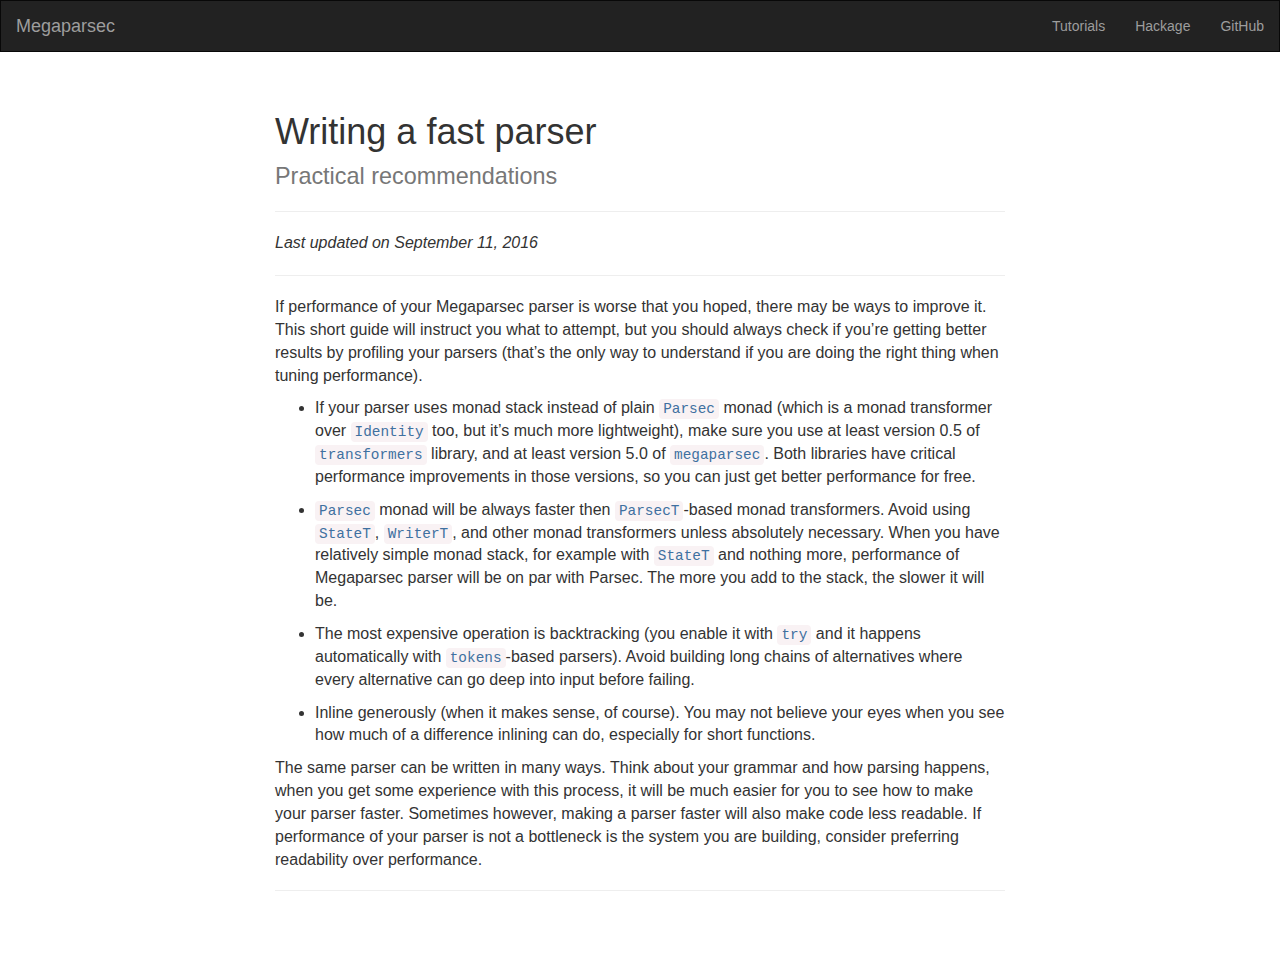
<file: tutorials/writing-a-fast-parser.html>
<!DOCTYPE html>
<html lang="en">
  <head>
    <meta charset="utf-8" />
    <meta http-equiv="X-UA-Compatible" content="IE=edge" />
    <meta name="viewport" content="width=device-width, initial-scale=1" />
    <meta name="description" content />
    <meta name="author" content />
    <title>Megaparsec | Writing a fast parser</title>
    <link rel="stylesheet" href="https://maxcdn.bootstrapcdn.com/bootstrap/3.3.7/css/bootstrap.min.css" integrity="sha384-BVYiiSIFeK1dGmJRAkycuHAHRg32OmUcww7on3RYdg4Va+PmSTsz/K68vbdEjh4u" crossorigin="anonymous">
    <link rel="stylesheet" type="text/css" href="../css/megaparsec.css" />
  </head>

  <body>

    <div class="navbar navbar-inverse" role="navigation">
      <div class="container-fluid">
        <div class="navbar-header">
          <a class="navbar-brand" href="../">
            Megaparsec
          </a>
        </div>
        <div class="navbar-right">
          <ul class="nav navbar-nav">
            
            <li>
              <a href="../tutorials.html">Tutorials</a>
            </li>
            
            <li>
              <a href="https://hackage.haskell.org/package/megaparsec">Hackage</a>
            </li>
            
            <li>
              <a href="https://github.com/mrkkrp/megaparsec">GitHub</a>
            </li>
            
          </ul>
        </div>
      </div>
    </div>

    <div class="container">
      <div class="row-fluid">
        <div class="col-sm-10 col-sm-offset-1 col-md-8 col-md-offset-2 main">
          <div class="page-header">
            <h1>Writing a fast parser
              
              <br />
              <small>
                Practical recommendations
              </small>
              
            </h1>
            <hr />
            <div class="content">
              
<em>Last updated on September 11, 2016</em>
<hr />


<p>If performance of your Megaparsec parser is worse that you hoped, there may be ways to improve it. This short guide will instruct you what to attempt, but you should always check if you’re getting better results by profiling your parsers (that’s the only way to understand if you are doing the right thing when tuning performance).</p>
<ul>
<li><p>If your parser uses monad stack instead of plain <code>Parsec</code> monad (which is a monad transformer over <code>Identity</code> too, but it’s much more lightweight), make sure you use at least version 0.5 of <code>transformers</code> library, and at least version 5.0 of <code>megaparsec</code>. Both libraries have critical performance improvements in those versions, so you can just get better performance for free.</p></li>
<li><p><code>Parsec</code> monad will be always faster then <code>ParsecT</code>-based monad transformers. Avoid using <code>StateT</code>, <code>WriterT</code>, and other monad transformers unless absolutely necessary. When you have relatively simple monad stack, for example with <code>StateT</code> and nothing more, performance of Megaparsec parser will be on par with Parsec. The more you add to the stack, the slower it will be.</p></li>
<li><p>The most expensive operation is backtracking (you enable it with <code>try</code> and it happens automatically with <code>tokens</code>-based parsers). Avoid building long chains of alternatives where every alternative can go deep into input before failing.</p></li>
<li><p>Inline generously (when it makes sense, of course). You may not believe your eyes when you see how much of a difference inlining can do, especially for short functions.</p></li>
</ul>
<p>The same parser can be written in many ways. Think about your grammar and how parsing happens, when you get some experience with this process, it will be much easier for you to see how to make your parser faster. Sometimes however, making a parser faster will also make code less readable. If performance of your parser is not a bottleneck is the system you are building, consider preferring readability over performance.</p>

            </div>
          </div>
        </div>
      </div>
    </div>

    <script src="https://maxcdn.bootstrapcdn.com/bootstrap/3.3.7/js/bootstrap.min.js" integrity="sha384-Tc5IQib027qvyjSMfHjOMaLkfuWVxZxUPnCJA7l2mCWNIpG9mGCD8wGNIcPD7Txa" crossorigin="anonymous"></script>

  </body>
</html>
</file>
<file: css/megaparsec.css>
body{padding-bottom:60px}blockquote{font-size:16px}.content{font-size:16px}.navbar-inverse{border-radius:0px}code{color:#4070a0}table.sourceCode, tr.sourceCode, td.lineNumbers, td.sourceCode, table.sourceCode pre{margin:0;padding:0;border:0;vertical-align:baseline;border:none}td.lineNumbers{border-right:1px solid #AAAAAA;text-align:right;color:#AAAAAA;padding-right:5px;padding-left:5px}td.sourceCode{padding-left:5px}.sourceCode span.kw{color:#007020;font-weight:bold}.sourceCode span.dt{color:#902000}.sourceCode span.dv{color:#40a070}.sourceCode span.bn{color:#40a070}.sourceCode span.fl{color:#40a070}.sourceCode span.ch{color:#4070a0}.sourceCode span.st{color:#4070a0}.sourceCode span.co{color:#60a0b0;font-style:italic}.sourceCode span.ot{color:#007020}.sourceCode span.al{color:red;font-weight:bold}.sourceCode span.fu{color:#06287e}.sourceCode span.re{}.sourceCode span.er{color:red;font-weight:bold}
</file>
